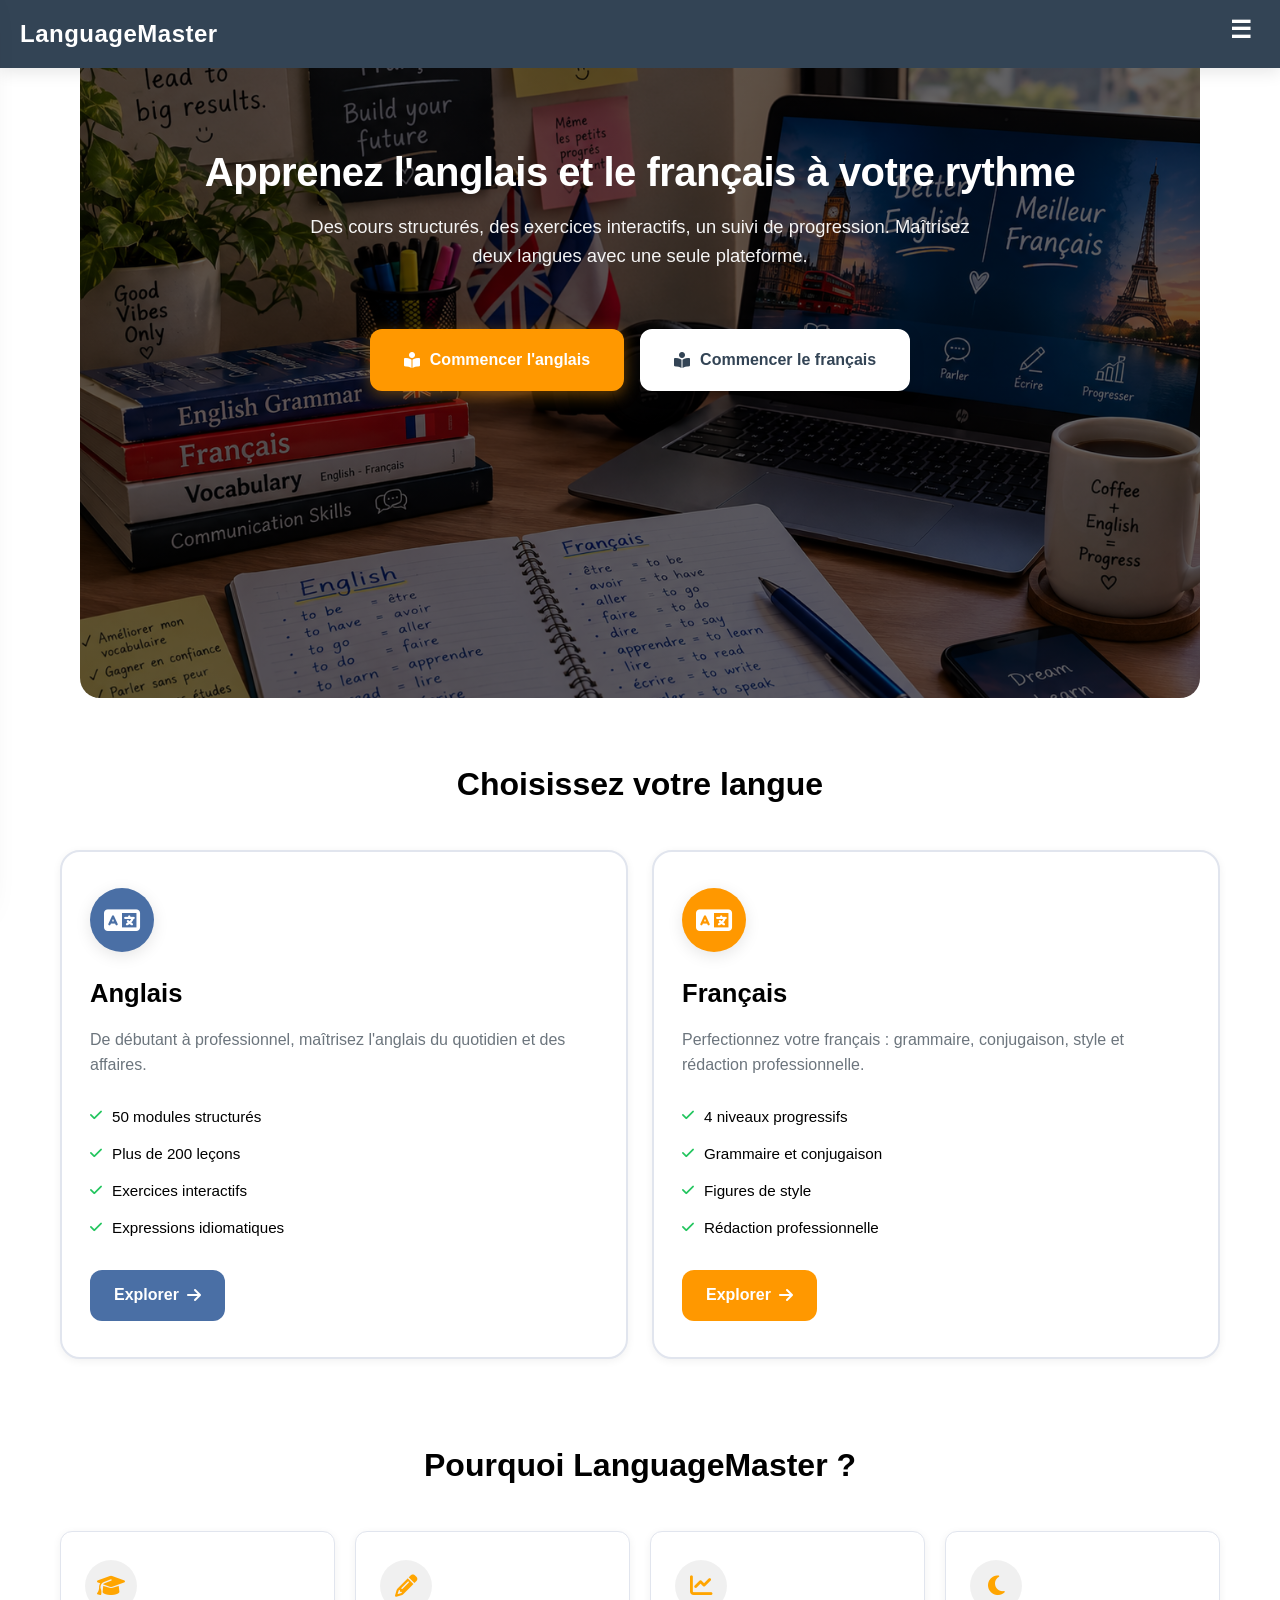
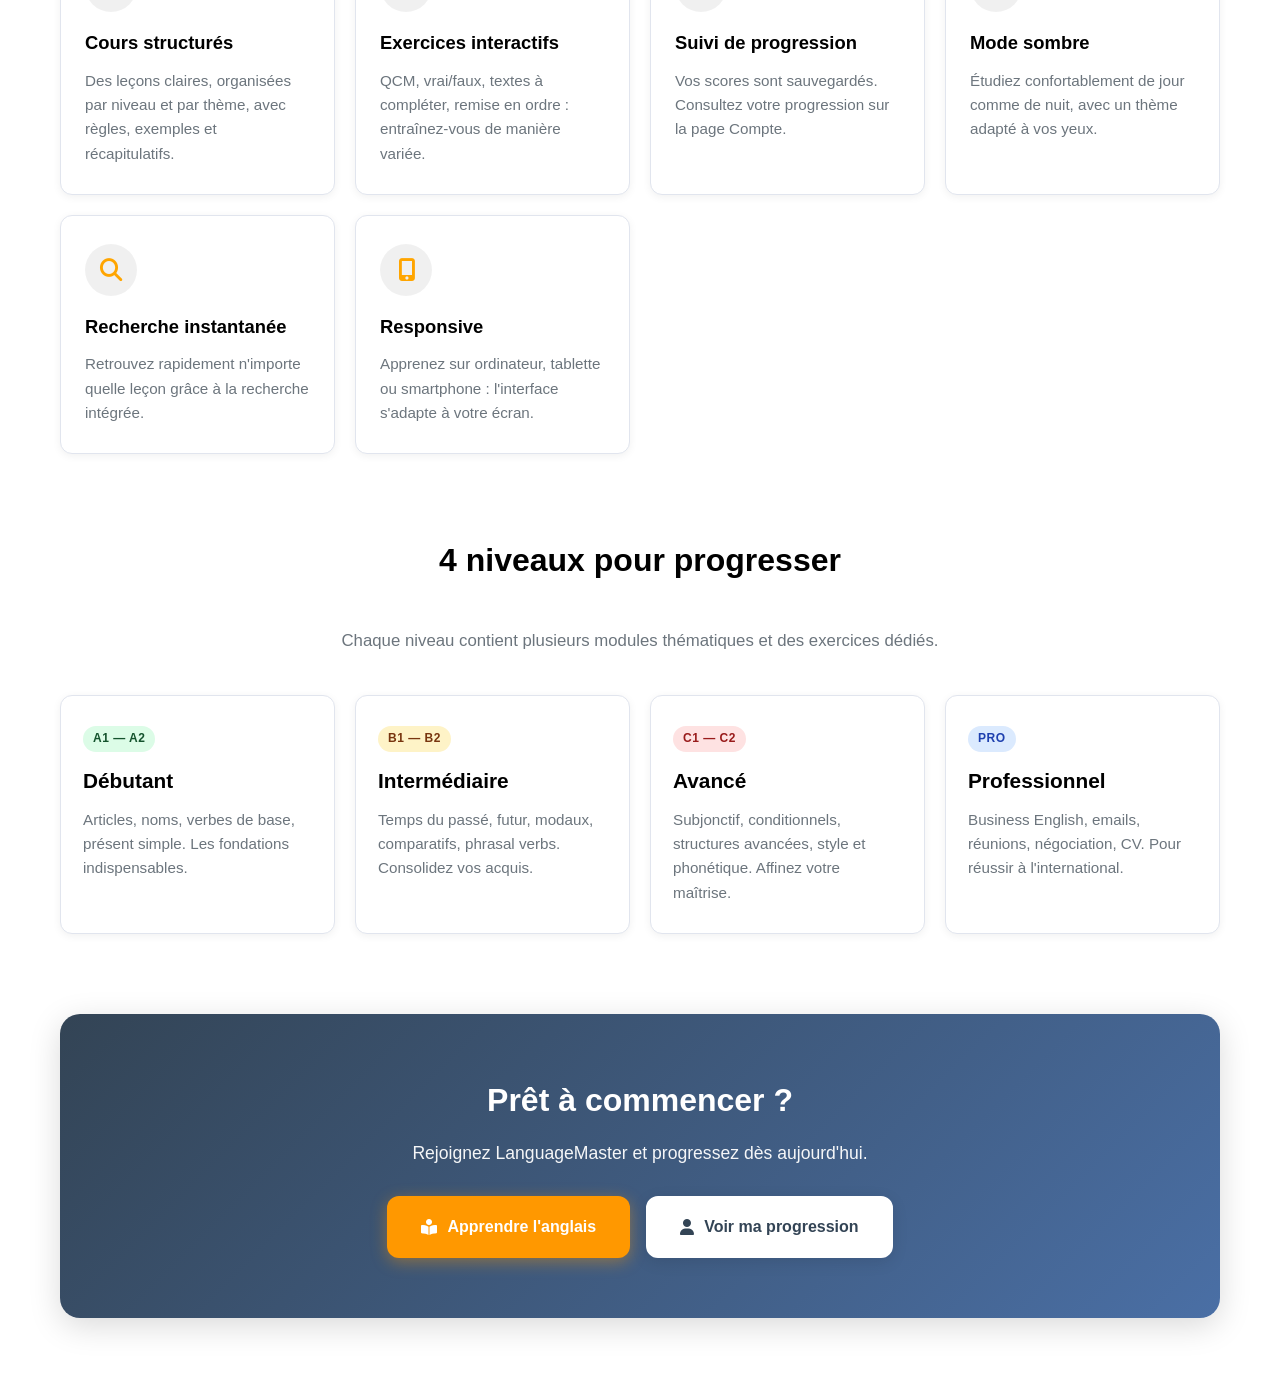
<file: index.html>
<!DOCTYPE html>
<html lang="fr">
<head>
    <meta charset="UTF-8">
    <meta name="viewport" content="width=device-width, initial-scale=1.0">
    <link rel="stylesheet" href="base.css">
    <link rel="stylesheet" href="https://cdnjs.cloudflare.com/ajax/libs/font-awesome/6.7.0/css/all.min.css">
    <title>LanguageMaster — Apprenez l'anglais et le français</title>
   
</head>
<body>

<header>
    <h2>LanguageMaster <span class="ouvreMenu">&#9776;</span></h2>
    <nav class="menu">
        <a href="index.html"><i class="fas fa-home"></i>Accueil</a>
        <a href="profil.html"><i class="fas fa-user"></i> Compte</a>
        <div class="modeSombre"><i class="fas fa-sun"></i>Mode sombre <div class="out"><div class="in"></div></div></div>
        <a href="anglais.html"><i class="fas fa-book-open-reader"></i> Apprendre l'anglais</a>
        <a href="francais.html"><i class="fas fa-book-open-reader"></i> Apprendre le Français</a>
        <a href="exercice.html"><i class="fas fa-graduation-cap"></i> Pratique</a>
        <a href="livre.html"><i class="fas fa-book"></i>Guide premium <i class="fas fa-crown"></i></a>
        <a href="matiere.html"><i class="fas fa-list"></i>Matiere</a>
        <a href=""><i class="fas fa-share-alt"></i>Partager</a>
        <a href=""><i class="fab fa-whatsapp"></i>Nous contacter</a>
    </nav>
</header>

<!-- ============ ESPACE ADMIN============ -->
<div class="overlay-admin cache" id="overlayAdmin"></div>
<div class="admin-panel cache" id="adminPanel">
    <button class="close-btn" id="closeAdmin" aria-label="Fermer">
        <i class="fas fa-times"></i>
    </button>
    <h3><i class="fas fa-chart-simple"></i> Espace admin</h3>
    <p class="admin-sous-titre">Nombre de vues par page (stocké localement)</p>
    <ul class="admin-liste" id="adminListe"></ul>
    <p class="admin-total" id="adminTotal"></p>
    <button class="btn-admin-reset" id="btnResetVues">
        <i class="fas fa-rotate-left"></i> Réinitialiser les compteurs
    </button>
</div>

<main class="accueil">

    <!-- ============ HERO ============ -->
    <section class="hero">
        <h1>Apprenez l'anglais et le français à votre rythme</h1>
        <p>Des cours structurés, des exercices interactifs, un suivi de progression. Maîtrisez deux langues avec une seule plateforme.</p>
        <br>
        <div class="hero-actions">
            <a href="anglais.html" class="btn-hero btn-hero-primary">
                <i class="fas fa-book-open-reader"></i> Commencer l'anglais
            </a>
            <a href="francais.html" class="btn-hero btn-hero-secondary">
                <i class="fas fa-book-open-reader"></i> Commencer le français
            </a>
        </div>
    </section>

    <!-- ============ CHOIX DE LANGUE ============ -->
    <section class="langues-choix">
        <h2>Choisissez votre langue</h2>
        <div class="langues-grid">

            <a href="anglais.html" class="langue-card langue-en">
                <div class="langue-card-icon"><i class="fas fa-language"></i></div>
                <h3>Anglais</h3>
                <p>De débutant à professionnel, maîtrisez l'anglais du quotidien et des affaires.</p>
                <ul class="langue-card-features">
                    <li><i class="fas fa-check"></i> 50 modules structurés</li>
                    <li><i class="fas fa-check"></i> Plus de 200 leçons</li>
                    <li><i class="fas fa-check"></i> Exercices interactifs</li>
                    <li><i class="fas fa-check"></i> Expressions idiomatiques</li>
                </ul>
                <span class="btn-langue-card">Explorer <i class="fas fa-arrow-right"></i></span>
            </a>

            <a href="francais.html" class="langue-card langue-fr">
                <div class="langue-card-icon"><i class="fas fa-language"></i></div>
                <h3>Français</h3>
                <p>Perfectionnez votre français : grammaire, conjugaison, style et rédaction professionnelle.</p>
                <ul class="langue-card-features">
                    <li><i class="fas fa-check"></i> 4 niveaux progressifs</li>
                    <li><i class="fas fa-check"></i> Grammaire et conjugaison</li>
                    <li><i class="fas fa-check"></i> Figures de style</li>
                    <li><i class="fas fa-check"></i> Rédaction professionnelle</li>
                </ul>
                <span class="btn-langue-card">Explorer <i class="fas fa-arrow-right"></i></span>
            </a>

        </div>
    </section>

    <!-- ============ FONCTIONNALITÉS ============ -->
    <section class="features">
        <h2>Pourquoi LanguageMaster ?</h2>
        <div class="features-grid">

            <div class="feature-card">
                <i class="fas fa-graduation-cap"></i>
                <h3>Cours structurés</h3>
                <p>Des leçons claires, organisées par niveau et par thème, avec règles, exemples et récapitulatifs.</p>
            </div>

            <div class="feature-card">
                <i class="fas fa-pencil-alt"></i>
                <h3>Exercices interactifs</h3>
                <p>QCM, vrai/faux, textes à compléter, remise en ordre : entraînez-vous de manière variée.</p>
            </div>

            <div class="feature-card">
                <i class="fas fa-chart-line"></i>
                <h3>Suivi de progression</h3>
                <p>Vos scores sont sauvegardés. Consultez votre progression sur la page Compte.</p>
            </div>

            <div class="feature-card">
                <i class="fas fa-moon"></i>
                <h3>Mode sombre</h3>
                <p>Étudiez confortablement de jour comme de nuit, avec un thème adapté à vos yeux.</p>
            </div>

            <div class="feature-card">
                <i class="fas fa-search"></i>
                <h3>Recherche instantanée</h3>
                <p>Retrouvez rapidement n'importe quelle leçon grâce à la recherche intégrée.</p>
            </div>

            <div class="feature-card">
                <i class="fas fa-mobile-alt"></i>
                <h3>Responsive</h3>
                <p>Apprenez sur ordinateur, tablette ou smartphone : l'interface s'adapte à votre écran.</p>
            </div>

        </div>
    </section>

    <!-- ============ NIVEAUX ============ -->
    <section class="niveaux">
        <h2>4 niveaux pour progresser</h2>
        <p class="niveaux-intro">Chaque niveau contient plusieurs modules thématiques et des exercices dédiés.</p>

        <div class="niveaux-grid">

            <div class="niveau-card niveau-card-debutant">
                <span class="niveau-badge">A1 — A2</span>
                <h3>Débutant</h3>
                <p>Articles, noms, verbes de base, présent simple. Les fondations indispensables.</p>
            </div>

            <div class="niveau-card niveau-card-intermediaire">
                <span class="niveau-badge">B1 — B2</span>
                <h3>Intermédiaire</h3>
                <p>Temps du passé, futur, modaux, comparatifs, phrasal verbs. Consolidez vos acquis.</p>
            </div>

            <div class="niveau-card niveau-card-avance">
                <span class="niveau-badge">C1 — C2</span>
                <h3>Avancé</h3>
                <p>Subjonctif, conditionnels, structures avancées, style et phonétique. Affinez votre maîtrise.</p>
            </div>

            <div class="niveau-card niveau-card-pro">
                <span class="niveau-badge">Pro</span>
                <h3>Professionnel</h3>
                <p>Business English, emails, réunions, négociation, CV. Pour réussir à l'international.</p>
            </div>

        </div>
    </section>

    <!-- ============ CTA FINAL ============ -->
    <section class="cta-final">
        <h2>Prêt à commencer ?</h2>
        <p>Rejoignez LanguageMaster et progressez dès aujourd'hui.</p>
        <div class="cta-actions">
            <a href="anglais.html" class="btn-hero btn-hero-primary">
                <i class="fas fa-book-open-reader"></i> Apprendre l'anglais
            </a>
            <a href="profil.html" class="btn-hero btn-hero-secondary">
                <i class="fas fa-user"></i> Voir ma progression
            </a>
        </div>
    </section>

</main>

<script src="commun.js"></script>
<script>
    /* ============ ESPACE ADMIN — déclenché par 10 clics sur le titre ============ */
    (function initEspaceAdmin() {
        const titre = document.querySelector('header h2');
        const overlay = document.getElementById('overlayAdmin');
        const panel = document.getElementById('adminPanel');
        const closeBtn = document.getElementById('closeAdmin');
        const liste = document.getElementById('adminListe');
        const totalEl = document.getElementById('adminTotal');
        const btnReset = document.getElementById('btnResetVues');
        if (!titre || !overlay || !panel) return;

        // Nom lisible pour chaque page suivie
        const PAGES = {
            'index.html': 'Accueil',
            'anglais.html': "Apprendre l'anglais",
            'francais.html': 'Apprendre le français',
            'exercice.html': 'Exercices — Anglais',
            'exercicefr.html': 'Exercices — Français',
            'livre.html': 'Guide premium',
            'matiere.html': 'Programme des matières',
            'profil.html': 'Mon compte'
        };

        let nbClics = 0;
        let dernierClic = 0;

        function afficherCompteurs() {
            const vues = lireVues();
            liste.replaceChildren();
            let total = 0;

            Object.keys(PAGES).forEach(page => {
                const n = Number(vues[page]) || 0;
                total += n;

                const li = document.createElement('li');
                const nom = document.createElement('span');
                nom.className = 'nom-page';
                nom.textContent = PAGES[page];
                const compte = document.createElement('span');
                compte.className = 'compte-vues';
                compte.textContent = n;

                li.appendChild(nom);
                li.appendChild(compte);
                liste.appendChild(li);
            });

            totalEl.textContent = `Total : ${total} vue${total > 1 ? 's' : ''}`;
        }

        function ouvrirAdmin() {
            afficherCompteurs();
            overlay.classList.remove('cache');
            panel.classList.remove('cache');
        }

        function fermerAdmin() {
            overlay.classList.add('cache');
            panel.classList.add('cache');
        }

        titre.addEventListener('click', (e) => {
            // Ignore les clics sur le bouton hamburger (menu latéral)
            if (e.target.closest('.ouvreMenu')) return;

            const maintenant = Date.now();
            // Réinitialise le compteur de clics si trop de temps s'est écoulé
            if (maintenant - dernierClic > 2000) nbClics = 0;
            dernierClic = maintenant;
            nbClics++;

            if (nbClics >= 10) {
                nbClics = 0;
                ouvrirAdmin();
            }
        });

        if (closeBtn) closeBtn.addEventListener('click', fermerAdmin);
        overlay.addEventListener('click', fermerAdmin);
        document.addEventListener('keydown', e => { if (e.key === 'Escape') fermerAdmin(); });

        if (btnReset) {
            btnReset.addEventListener('click', () => {
                ecrireVues({});
                afficherCompteurs();
            });
        }
    })();
</script>
</body>
</html>
</file>
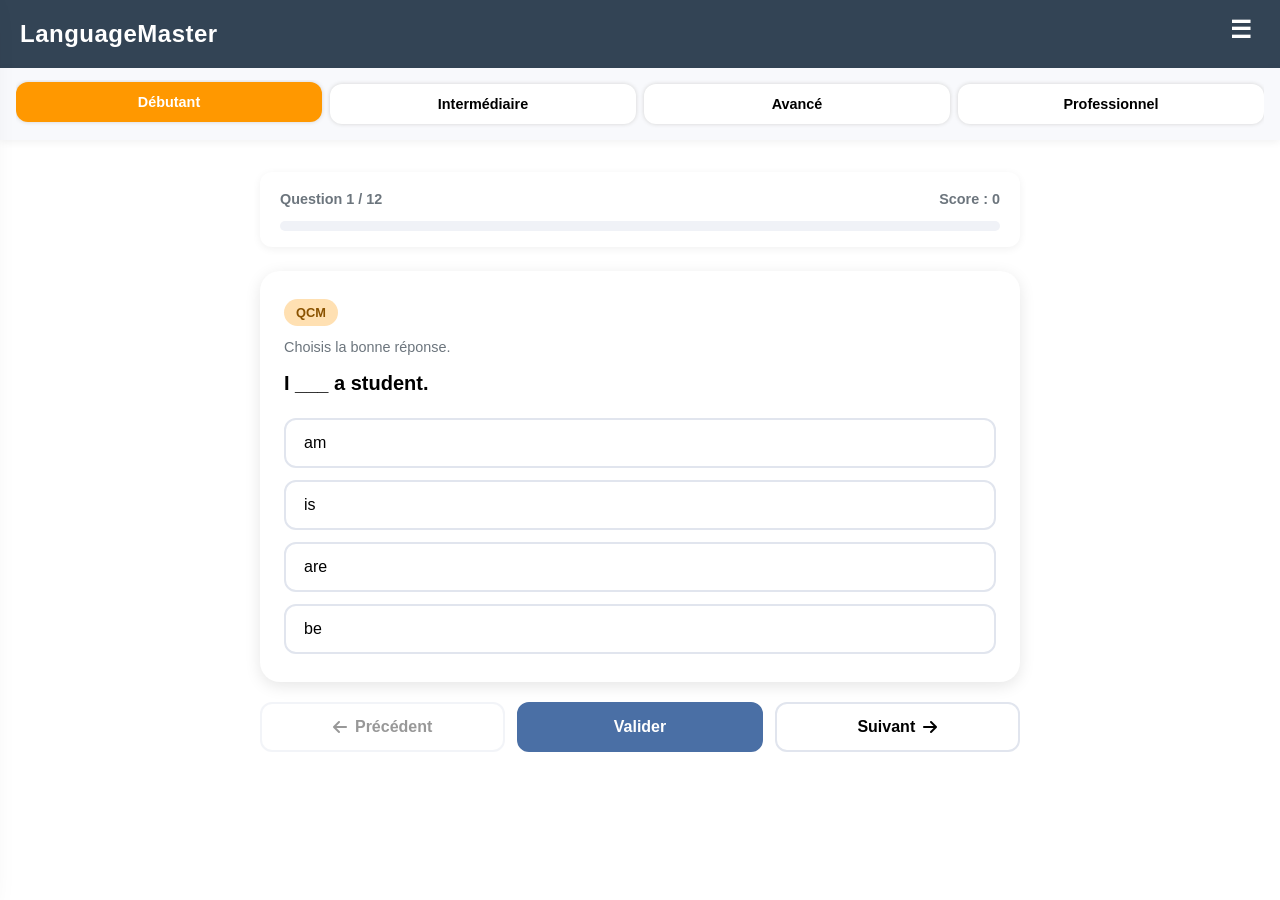
<file: exercice.html>
<!DOCTYPE html>
<html lang="fr">
<head>
    <meta charset="UTF-8">
    <meta name="viewport" content="width=device-width, initial-scale=1.0">
    <link rel="stylesheet" href="base.css">
    <link rel="stylesheet" href="cours.css">
    <link rel="stylesheet" href="exercice.css">
    <link rel="stylesheet" href="https://cdnjs.cloudflare.com/ajax/libs/font-awesome/6.7.0/css/all.min.css">
    <title>Pratique — LanguageMaster</title>
</head>
<body>
<header>
    <h2>LanguageMaster <span class="ouvreMenu">&#9776;</span></h2>
    <nav class="menu">
        <a href="index.html"><i class="fas fa-home"></i>Accueil</a>
        <a href="profil.html"><i class="fas fa-user"></i> Compte</a>
        <div class="modeSombre"><i class="fas fa-sun"></i>Mode sombre <div class="out"><div class="in"></div></div></div>
        <a href="anglais.html"><i class="fas fa-book-open-reader"></i> Apprendre l'anglais</a>
        <a href="francais.html"><i class="fas fa-book-open-reader"></i> Apprendre le Français</a>
        <a href="exercice.html"><i class="fas fa-graduation-cap"></i> Pratique</a>
        <a href="livre.html"><i class="fas fa-book"></i>Guide premium <i class="fas fa-crown"></i></a>
        <a href="matiere.html"><i class="fas fa-list"></i>Matiere</a>
        <a href=""><i class="fas fa-share-alt"></i>Partager</a>
        <a href=""><i class="fab fa-whatsapp"></i>Nous contacter</a>
    </nav>
</header>

<div class="onglet-anglais sans-recherche">
    <div class="onglet-anglais-contour">
        <button class="btn-onglet-anglais active" data-niveau="debutant">Débutant <span class="badge-score" data-niveau="debutant"></span></button>
        <button class="btn-onglet-anglais" data-niveau="intermediaire">Intermédiaire <span class="badge-score" data-niveau="intermediaire"></span></button>
        <button class="btn-onglet-anglais" data-niveau="avance">Avancé <span class="badge-score" data-niveau="avance"></span></button>
        <button class="btn-onglet-anglais" data-niveau="professionnel">Professionnel <span class="badge-score" data-niveau="professionnel"></span></button>
    </div>
</div>

<main class="exercice-container">
    <div class="progress-wrapper">
        <div class="progress-info">
            <span id="progressLabel">Question 1 / 12</span>
            <span id="progressScore">Score : 0</span>
        </div>
        <div class="progress-bar-bg">
            <div class="progress-bar-fill" id="progressFill" style="width:0%"></div>
        </div>
    </div>

    <div class="question-card" id="questionCard">
        <span class="question-type" id="questionType"></span>
        <p class="question-consigne" id="questionConsigne"></p>
        <h3 id="questionText"></h3>
        <div class="answers" id="answersContainer"></div>
        <div class="feedback" id="feedback" aria-live="polite"></div>
    </div>

    <div class="nav-buttons">
        <button id="btnPrev" class="btn-nav"><i class="fas fa-arrow-left"></i> Précédent</button>
        <button id="btnValidate" class="btn-nav btn-validate">Valider</button>
        <button id="btnNext" class="btn-nav">Suivant <i class="fas fa-arrow-right"></i></button>
    </div>

    <div class="result-card cache" id="resultCard">
        <h2> Niveau terminé !</h2>
        <p id="finalScore"></p>
        <ul class="recap" id="recap"></ul>
        <div class="result-actions">
            <button id="btnRestart" class="btn-nav btn-validate">Recommencer</button>
            <button id="btnNiveauSuivant" class="btn-nav">Niveau suivant <i class="fas fa-arrow-right"></i></button>
            <a href="profil.html" class="btn-nav"><i class="fas fa-user"></i> Ma progression</a>
        </div>
    </div>
</main>

<script src="commun.js"></script>
<script src="data-exercices.js"></script>
<script src="exercice.js"></script>
</body>
</html>
</file>
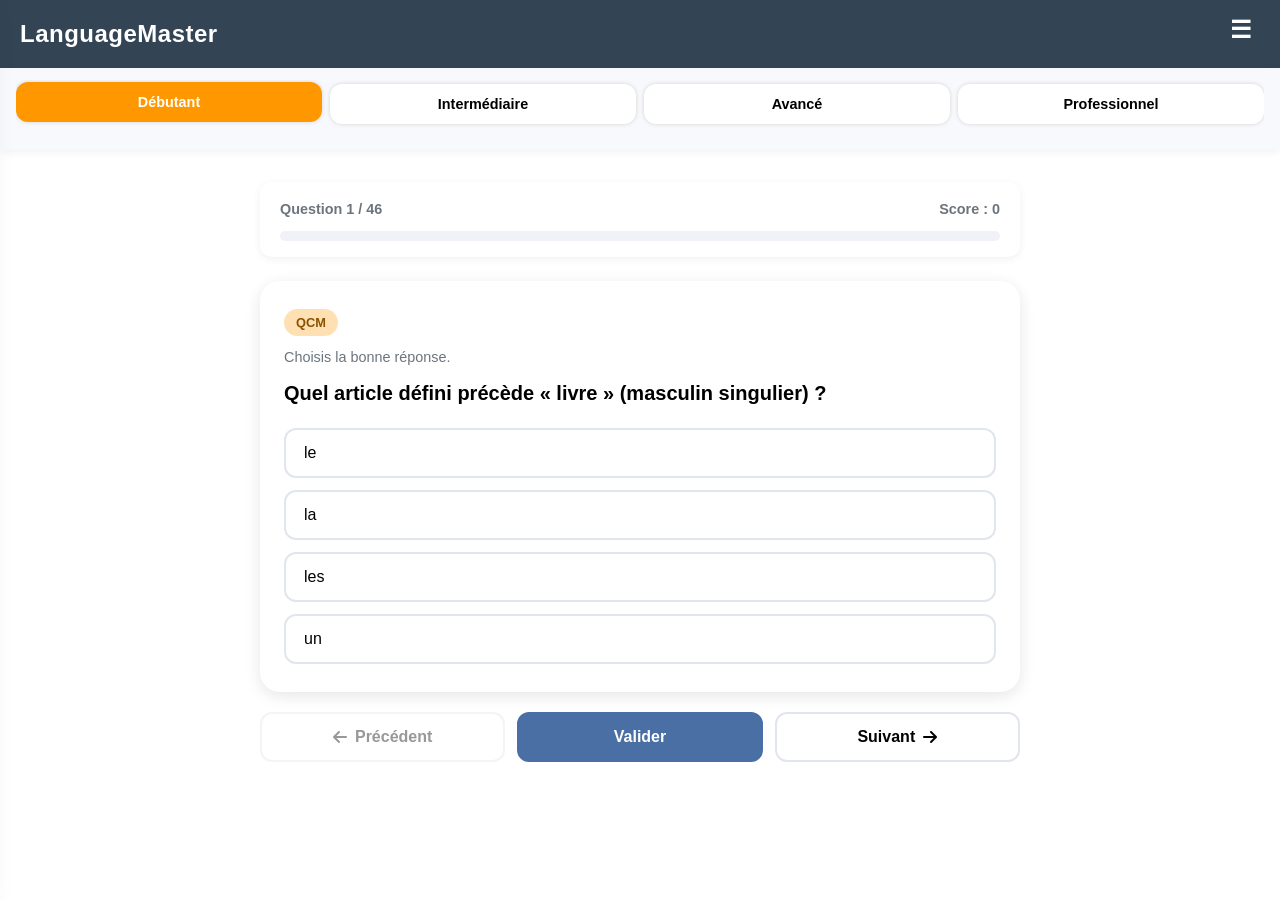
<file: exercicefr.html>
<!DOCTYPE html>
<html lang="fr">
<head>
    <meta charset="UTF-8">
    <meta name="viewport" content="width=device-width, initial-scale=1.0">
    <link rel="stylesheet" href="base.css">
    <link rel="stylesheet" href="cours.css">
    <link rel="stylesheet" href="exercice.css">
    <link rel="stylesheet" href="https://cdnjs.cloudflare.com/ajax/libs/font-awesome/6.7.0/css/all.min.css">
    <title>Pratique — Français — LanguageMaster</title>
</head>
<body>

<header>
    <h2>LanguageMaster <span class="ouvreMenu">&#9776;</span></h2>
    <nav class="menu">
        <a href="index.html"><i class="fas fa-home"></i>Accueil</a>
        <a href="profil.html"><i class="fas fa-user"></i> Compte</a>
        <div class="modeSombre"><i class="fas fa-sun"></i>Mode sombre <div class="out"><div class="in"></div></div></div>
        <a href="anglais.html"><i class="fas fa-book-open-reader"></i> Apprendre l'anglais</a>
        <a href="francais.html"><i class="fas fa-book-open-reader"></i> Apprendre le Français</a>
        <a href="exercice.html"><i class="fas fa-graduation-cap"></i> Pratique</a>
        <a href="livre.html"><i class="fas fa-book"></i>Guide premium <i class="fas fa-crown"></i></a>
        <a href="matiere.html"><i class="fas fa-list"></i>Matiere</a>
        <a href=""><i class="fas fa-share-alt"></i>Partager</a>
        <a href=""><i class="fab fa-whatsapp"></i>Nous contacter</a>
    </nav>
</header>

<div class="onglet-langue sans-recherche">
    <div class="onglet-langue-contour">
        <button class="btn-onglet-langue active" data-niveau="fr_debutant">Débutant <span class="badge-score" data-niveau="fr_debutant"></span></button>
        <button class="btn-onglet-langue" data-niveau="fr_intermediaire">Intermédiaire <span class="badge-score" data-niveau="fr_intermediaire"></span></button>
        <button class="btn-onglet-langue" data-niveau="fr_avance">Avancé <span class="badge-score" data-niveau="fr_avance"></span></button>
        <button class="btn-onglet-langue" data-niveau="fr_professionnel">Professionnel <span class="badge-score" data-niveau="fr_professionnel"></span></button>
    </div>
</div>

<main class="exercice-container">
    <div class="progress-wrapper">
        <div class="progress-info">
            <span id="progressLabel">Question 1 / 5</span>
            <span id="progressScore">Score : 0</span>
        </div>
        <div class="progress-bar-bg">
            <div class="progress-bar-fill" id="progressFill" style="width:0%"></div>
        </div>
    </div>

    <div class="question-card" id="questionCard">
        <span class="question-type" id="questionType"></span>
        <p class="question-consigne" id="questionConsigne"></p>
        <h3 id="questionText">Chargement…</h3>
        <div class="answers" id="answersContainer"></div>
        <div class="feedback" id="feedback" aria-live="polite"></div>
    </div>

    <div class="nav-buttons">
        <button id="btnPrev" class="btn-nav"><i class="fas fa-arrow-left"></i> Précédent</button>
        <button id="btnValidate" class="btn-nav btn-validate">Valider</button>
        <button id="btnNext" class="btn-nav">Suivant <i class="fas fa-arrow-right"></i></button>
    </div>

    <div class="result-card cache" id="resultCard">
        <h2>Niveau terminé !</h2>
        <p id="finalScore"></p>
        <ul class="recap" id="recap"></ul>
        <div class="result-actions">
            <button id="btnRestart" class="btn-nav btn-validate">Recommencer</button>
            <button id="btnNiveauSuivant" class="btn-nav">Niveau suivant <i class="fas fa-arrow-right"></i></button>
            <a href="profil.html" class="btn-nav"><i class="fas fa-user"></i> Ma progression</a>
        </div>
    </div>
</main>

<script src="commun.js"></script>
<script src="data-exercices.js"></script>
<script src="exercicefr.js"></script>
</body>
</html>
</file>
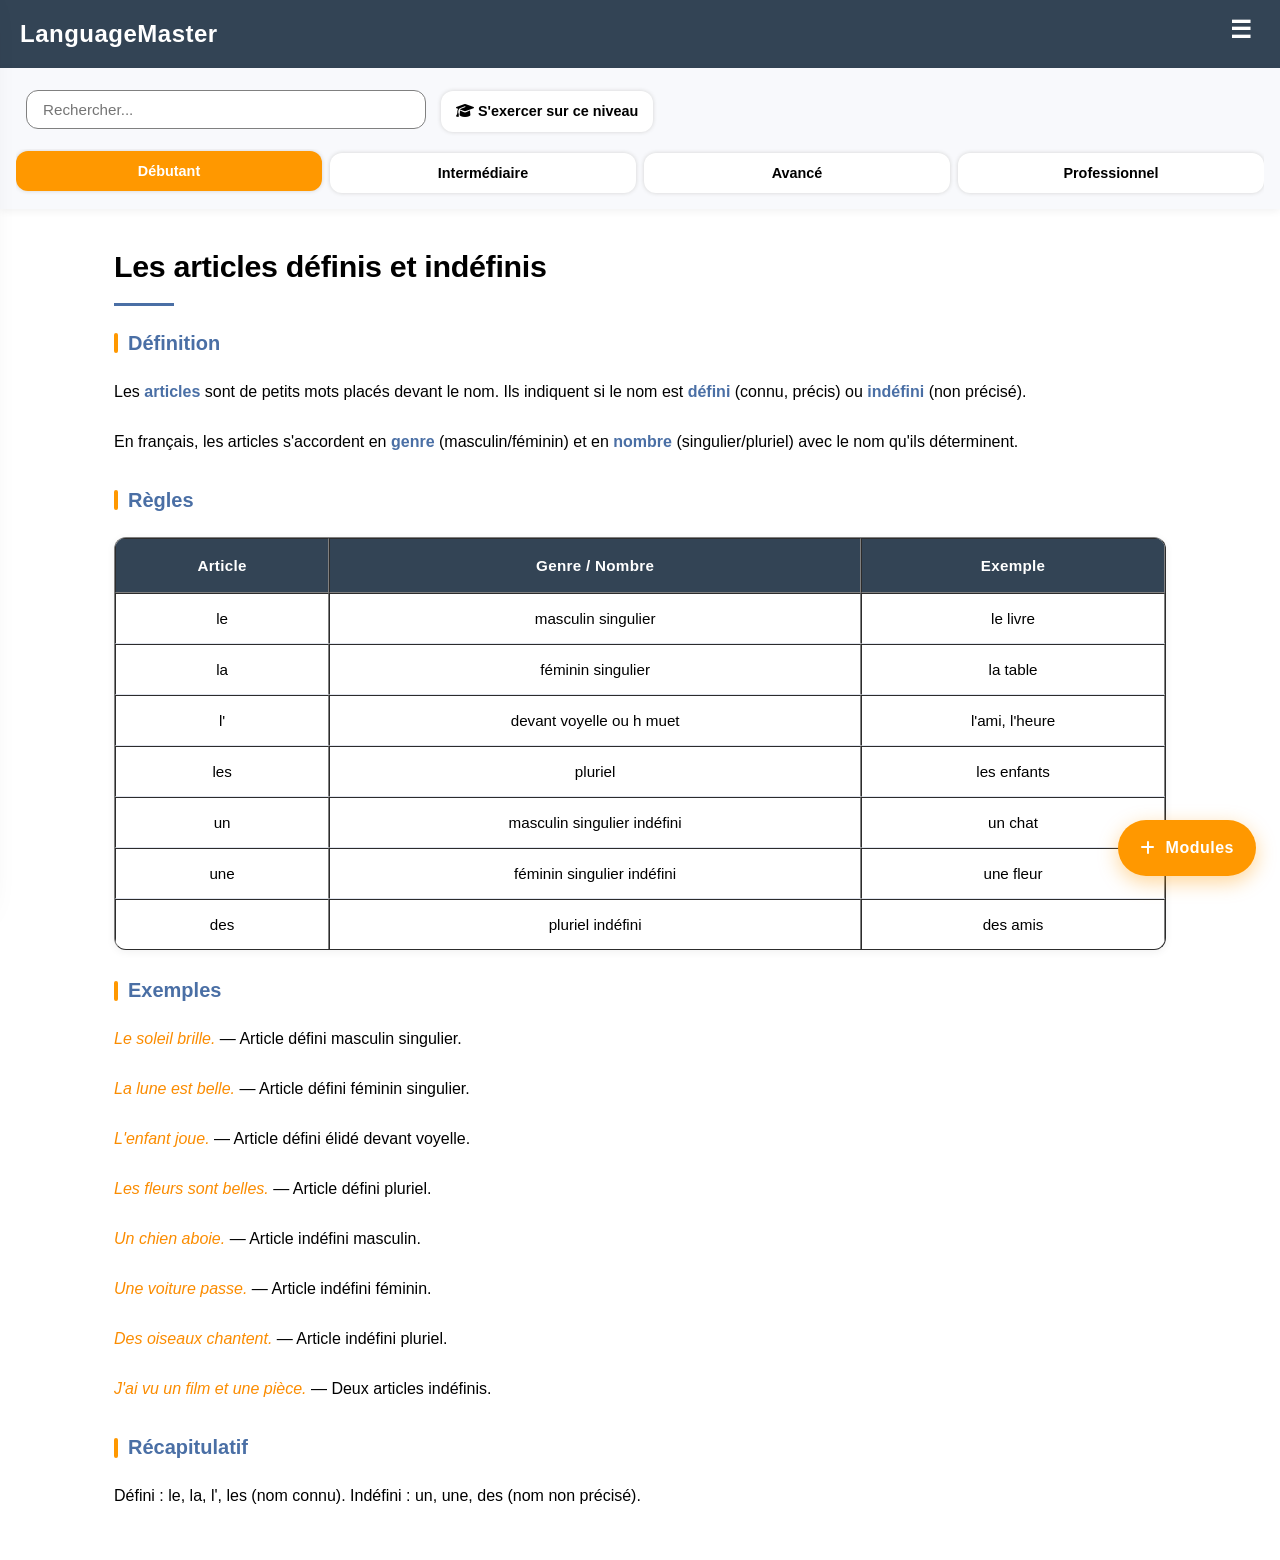
<file: francais.html>
<!DOCTYPE html>
<html lang="fr">
<head>
    <meta charset="UTF-8">
    <meta name="viewport" content="width=device-width, initial-scale=1.0">
    <link rel="stylesheet" href="base.css">
    <link rel="stylesheet" href="cours.css">
    <link rel="stylesheet" href="https://cdnjs.cloudflare.com/ajax/libs/font-awesome/6.7.0/css/all.min.css">
    <title>Apprendre le français — LanguageMaster</title>
</head>
<body>

<header>
    <h2>LanguageMaster <span class="ouvreMenu">&#9776;</span></h2>
    <nav class="menu">
        <a href="index.html"><i class="fas fa-home"></i>Accueil</a>
        <a href="profil.html"><i class="fas fa-user"></i> Compte</a>
        <div class="modeSombre"><i class="fas fa-sun"></i>Mode sombre <div class="out"><div class="in"></div></div></div>
        <a href="anglais.html"><i class="fas fa-book-open-reader"></i> Apprendre l'anglais</a>
        <a href="francais.html"><i class="fas fa-book-open-reader"></i> Apprendre le Français</a>
        <a href="exercice.html"><i class="fas fa-graduation-cap"></i> Pratique</a>
        <a href="livre.html"><i class="fas fa-book"></i>Guide premium <i class="fas fa-crown"></i></a>
        <a href="matiere.html"><i class="fas fa-list"></i>Matiere</a>
        <a href=""><i class="fas fa-share-alt"></i>Partager</a>
        <a href=""><i class="fab fa-whatsapp"></i>Nous contacter</a>
    </nav>
</header>

<div class="onglet-langue">
    <div class="barre-recherche">
        <input type="search" placeholder="Rechercher..." id="searchCours">
        <a href="exercicefr.html?niveau=fr_debutant" id="lienPratiqueFr" class="lien-pratique">
            <i class="fas fa-graduation-cap"></i> S'exercer sur ce niveau
        </a>
    </div>
    <div class="onglet-langue-contour">
        <button class="btn-onglet-langue" id="btn-fab-fr"><i class="fas fa-plus"></i> <span class="fab-text">Modules</span></button>
        <button class="btn-onglet-langue active" data-target="fr-debutant,moduleFrDebutant">Débutant</button>
        <button class="btn-onglet-langue" data-target="fr-intermediaire,moduleFrIntermediaire">Intermédiaire</button>
        <button class="btn-onglet-langue" data-target="fr-avance,moduleFrAvance">Avancé</button>
        <button class="btn-onglet-langue" data-target="fr-professionnel,moduleFrProfessionnel">Professionnel</button>
    </div>
</div>

<main>
<div class="conteneur-parent-cours">

<!-- ================= NIVEAU DÉBUTANT ================= -->
<div class="contenu-cours" id="fr-debutant">

    <div class="coursModule active" id="fr-art-definis">
        <h2>Les articles définis et indéfinis</h2>
        <h3>Définition</h3>
        <p>Les <strong>articles</strong> sont de petits mots placés devant le nom. Ils indiquent si le nom est <strong>défini</strong> (connu, précis) ou <strong>indéfini</strong> (non précisé).</p>
        <p>En français, les articles s'accordent en <strong>genre</strong> (masculin/féminin) et en <strong>nombre</strong> (singulier/pluriel) avec le nom qu'ils déterminent.</p>

        <h3>Règles</h3>
        <table border="1" cellpadding="8" cellspacing="0">
            <tr><th>Article</th><th>Genre / Nombre</th><th>Exemple</th></tr>
            <tr><td>le</td><td>masculin singulier</td><td>le livre</td></tr>
            <tr><td>la</td><td>féminin singulier</td><td>la table</td></tr>
            <tr><td>l'</td><td>devant voyelle ou h muet</td><td>l'ami, l'heure</td></tr>
            <tr><td>les</td><td>pluriel</td><td>les enfants</td></tr>
            <tr><td>un</td><td>masculin singulier indéfini</td><td>un chat</td></tr>
            <tr><td>une</td><td>féminin singulier indéfini</td><td>une fleur</td></tr>
            <tr><td>des</td><td>pluriel indéfini</td><td>des amis</td></tr>
        </table>

        <h3>Exemples</h3>
        <p><em>Le soleil brille.</em> — Article défini masculin singulier.</p>
        <p><em>La lune est belle.</em> — Article défini féminin singulier.</p>
        <p><em>L'enfant joue.</em> — Article défini élidé devant voyelle.</p>
        <p><em>Les fleurs sont belles.</em> — Article défini pluriel.</p>
        <p><em>Un chien aboie.</em> — Article indéfini masculin.</p>
        <p><em>Une voiture passe.</em> — Article indéfini féminin.</p>
        <p><em>Des oiseaux chantent.</em> — Article indéfini pluriel.</p>
        <p><em>J'ai vu un film et une pièce.</em> — Deux articles indéfinis.</p>

        <h3>Récapitulatif</h3>
        <p>Défini : le, la, l', les (nom connu). Indéfini : un, une, des (nom non précisé).</p>
    </div>

    <div class="coursModule" id="fr-art-partitifs">
        <h2>Les articles partitifs</h2>
        <h3>Définition</h3>
        <p>L'<strong>article partitif</strong> exprime une <strong>quantité indéterminée</strong>, une partie d'un tout. Il s'emploie devant les noms <strong>non comptables</strong> (aliments, matières, abstractions).</p>

        <h3>Règles</h3>
        <table border="1" cellpadding="8" cellspacing="0">
            <tr><th>Article</th><th>Emploi</th><th>Exemple</th></tr>
            <tr><td>du</td><td>masculin singulier</td><td>du pain</td></tr>
            <tr><td>de la</td><td>féminin singulier</td><td>de la confiture</td></tr>
            <tr><td>de l'</td><td>devant voyelle ou h muet</td><td>de l'eau, de l'huile</td></tr>
            <tr><td>des</td><td>pluriel</td><td>des légumes</td></tr>
        </table>
        <p>À la forme négative, les articles partitifs deviennent <strong>de</strong> ou <strong>d'</strong> : <em>Je ne veux pas de pain.</em></p>

        <h3>Exemples</h3>
        <p><em>Je mange du pain.</em> — Partitif masculin.</p>
        <p><em>Elle boit de la limonade.</em> — Partitif féminin.</p>
        <p><em>Il faut de l'eau.</em> — Partitif élidé.</p>
        <p><em>Nous avons des légumes.</em> — Partitif pluriel.</p>
        <p><em>Je ne bois pas de café.</em> — Négation : de.</p>
        <p><em>Il n'y a plus d'argent.</em> — Négation : d'.</p>
        <p><em>Veux-tu du thé ?</em> — Partitif dans une question.</p>
        <p><em>J'ai acheté de la farine et du sucre.</em> — Deux partitifs.</p>

        <h3>Récapitulatif</h3>
        <p>Affirmation : du, de la, de l', des. Négation : de, d'.</p>
    </div>

    <div class="coursModule" id="fr-art-contractes">
        <h2>Les articles contractés</h2>
        <h3>Définition</h3>
        <p>Les <strong>articles contractés</strong> résultent de la contraction d'une préposition (<strong>à</strong> ou <strong>de</strong>) avec un article défini (<strong>le</strong>, <strong>les</strong>).</p>

        <h3>Règles</h3>
        <table border="1" cellpadding="8" cellspacing="0">
            <tr><th>Contraction</th><th>Résultat</th><th>Exemple</th></tr>
            <tr><td>à + le</td><td>au</td><td>Je vais au marché.</td></tr>
            <tr><td>à + les</td><td>aux</td><td>Je parle aux enfants.</td></tr>
            <tr><td>de + le</td><td>du</td><td>Le livre du professeur.</td></tr>
            <tr><td>de + les</td><td>des</td><td>Les livres des élèves.</td></tr>
        </table>
        <p><strong>Attention :</strong> <em>à la</em> et <em>de la</em> ne se contractent pas.</p>

        <h3>Exemples</h3>
        <p><em>Je vais au cinéma.</em> — à + le = au.</p>
        <p><em>Elle parle aux voisins.</em> — à + les = aux.</p>
        <p><em>C'est la voiture du directeur.</em> — de + le = du.</p>
        <p><em>Les cahiers des étudiants.</em> — de + les = des.</p>
        <p><em>Je pense à la solution.</em> — à la ne se contracte pas.</p>
        <p><em>Il parle de la réunion.</em> — de la ne se contracte pas.</p>

        <h3>Récapitulatif</h3>
        <p>à + le = au — à + les = aux — de + le = du — de + les = des.</p>
    </div>

    <div class="coursModule" id="fr-det-possessifs">
        <h2>Les déterminants possessifs</h2>
        <h3>Définition</h3>
        <p>Les <strong>déterminants possessifs</strong> indiquent à qui appartient l'être ou la chose désignée par le nom. Ils s'accordent en <strong>genre</strong> et en <strong>nombre</strong> avec le nom.</p>

        <h3>Règles</h3>
        <table border="1" cellpadding="8" cellspacing="0">
            <tr><th>Personne</th><th>Masculin sing.</th><th>Féminin sing.</th><th>Pluriel</th></tr>
            <tr><td>1re sing.</td><td>mon</td><td>ma</td><td>mes</td></tr>
            <tr><td>2e sing.</td><td>ton</td><td>ta</td><td>tes</td></tr>
            <tr><td>3e sing.</td><td>son</td><td>sa</td><td>ses</td></tr>
            <tr><td>1re plur.</td><td>notre</td><td>notre</td><td>nos</td></tr>
            <tr><td>2e plur.</td><td>votre</td><td>votre</td><td>vos</td></tr>
            <tr><td>3e plur.</td><td>leur</td><td>leur</td><td>leurs</td></tr>
        </table>
        <p><strong>Attention :</strong> devant un nom féminin commençant par une voyelle ou un h muet, on emploie <strong>mon, ton, son</strong> : <em>mon amie, ton école, son histoire</em>.</p>

        <h3>Exemples</h3>
        <p><em>Mon livre est neuf.</em> — Masculin singulier.</p>
        <p><em>Ma voiture est rouge.</em> — Féminin singulier.</p>
        <p><em>Mes clés sont sur la table.</em> — Pluriel.</p>
        <p><em>Ton frère est sympa.</em> — 2e personne.</p>
        <p><em>Sa maison est grande.</em> — 3e personne.</p>
        <p><em>Notre projet avance.</em> — 1re personne pluriel.</p>
        <p><em>Mon amie est arrivée.</em> — Mon devant voyelle.</p>

        <h3>Récapitulatif</h3>
        <p>mon/ma/mes — ton/ta/tes — son/sa/ses — notre/nos — votre/vos — leur/leurs.</p>
    </div>

    <div class="coursModule" id="fr-det-demonstratifs">
        <h2>Les déterminants démonstratifs</h2>
        <h3>Définition</h3>
        <p>Les <strong>déterminants démonstratifs</strong> désignent une personne ou une chose en la montrant. Ils s'accordent en genre et en nombre avec le nom.</p>

        <h3>Règles</h3>
        <table border="1" cellpadding="8" cellspacing="0">
            <tr><th>Genre / Nombre</th><th>Forme simple</th><th>Forme avec -ci / -là</th></tr>
            <tr><td>Masculin singulier</td><td>ce</td><td>ce livre-ci / ce livre-là</td></tr>
            <tr><td>Masculin devant voyelle</td><td>cet</td><td>cet arbre-ci</td></tr>
            <tr><td>Féminin singulier</td><td>cette</td><td>cette fleur-ci / cette fleur-là</td></tr>
            <tr><td>Pluriel</td><td>ces</td><td>ces livres-ci / ces livres-là</td></tr>
        </table>

        <h3>Exemples</h3>
        <p><em>Ce garçon est mon ami.</em> — Masculin singulier.</p>
        <p><em>Cet homme est grand.</em> — Devant voyelle.</p>
        <p><em>Cette femme est médecin.</em> — Féminin singulier.</p>
        <p><em>Ces enfants jouent.</em> — Pluriel.</p>
        <p><em>Ce livre-ci est intéressant.</em> — Proche.</p>
        <p><em>Ce livre-là est ennuyeux.</em> — Éloigné.</p>

        <h3>Récapitulatif</h3>
        <p>ce / cet / cette / ces. -ci = proche, -là = éloigné.</p>
    </div>

    <div class="coursModule" id="fr-det-indefinis">
        <h2>Les déterminants indéfinis</h2>
        <h3>Définition</h3>
        <p>Les <strong>déterminants indéfinis</strong> expriment une quantité ou une identité imprécise.</p>

        <h3>Règles</h3>
        <table border="1" cellpadding="8" cellspacing="0">
            <tr><th>Déterminant</th><th>Sens</th><th>Exemple</th></tr>
            <tr><td>quelques</td><td>petite quantité</td><td>quelques amis</td></tr>
            <tr><td>plusieurs</td><td>quantité moyenne</td><td>plusieurs livres</td></tr>
            <tr><td>certains / certaines</td><td>non précisé</td><td>certains élèves</td></tr>
            <tr><td>chaque</td><td>singulier distributif</td><td>chaque jour</td></tr>
            <tr><td>tout / toute / tous / toutes</td><td>totalité</td><td>tout le monde</td></tr>
            <tr><td>aucun / aucune</td><td>négation</td><td>aucun problème</td></tr>
            <tr><td>même</td><td>identité</td><td>le même jour</td></tr>
            <tr><td>autre</td><td>différence</td><td>un autre livre</td></tr>
        </table>

        <h3>Exemples</h3>
        <p><em>J'ai quelques questions.</em> — Petite quantité.</p>
        <p><em>Plusieurs personnes sont venues.</em> — Quantité moyenne.</p>
        <p><em>Certains étudiants ont réussi.</em> — Non précisé.</p>
        <p><em>Chaque matin, je cours.</em> — Distributif.</p>
        <p><em>Tout le monde est là.</em> — Totalité.</p>
        <p><em>Aucun bruit ne troublait le silence.</em> — Négation.</p>

        <h3>Récapitulatif</h3>
        <p>quelques, plusieurs, certains, chaque, tout, aucun, même, autre.</p>
    </div>

    <div class="coursModule" id="fr-det-numeraux">
        <h2>Les déterminants numéraux</h2>
        <h3>Définition</h3>
        <p>Les <strong>déterminants numéraux</strong> indiquent un nombre précis. Ils sont <strong>invariables</strong>, sauf <em>vingt</em> et <em>cent</em> dans certains cas.</p>

        <h3>Règles</h3>
        <table border="1" cellpadding="8" cellspacing="0">
            <tr><th>Nombre</th><th>Écriture</th><th>Remarque</th></tr>
            <tr><td>21</td><td>vingt et un</td><td>« et » entre vingt et un</td></tr>
            <tr><td>22</td><td>vingt-deux</td><td>trait d'union</td></tr>
            <tr><td>80</td><td>quatre-vingts</td><td>« s » si rien après</td></tr>
            <tr><td>81</td><td>quatre-vingt-un</td><td>pas de « s »</td></tr>
            <tr><td>100</td><td>cent</td><td>invariable</td></tr>
            <tr><td>200</td><td>deux cents</td><td>« s » si rien après</td></tr>
            <tr><td>201</td><td>deux cent un</td><td>pas de « s »</td></tr>
            <tr><td>1000</td><td>mille</td><td>invariable</td></tr>
        </table>

        <h3>Exemples</h3>
        <p><em>J'ai vingt et un ans.</em> — « et » entre vingt et un.</p>
        <p><em>Il y a vingt-deux élèves.</em> — Trait d'union.</p>
        <p><em>Quatre-vingts personnes sont venues.</em> — « s » à quatre-vingts.</p>
        <p><em>Quatre-vingt-un livres.</em> — Pas de « s ».</p>
        <p><em>Deux cents voitures.</em> — « s » à cents.</p>
        <p><em>Mille mercis.</em> — Mille invariable.</p>

        <h3>Récapitulatif</h3>
        <p>vingt et un, quatre-vingts, deux cents, mille invariable.</p>
    </div>

    <div class="coursModule" id="fr-det-interrogatifs">
        <h2>Les déterminants interrogatifs et exclamatifs</h2>
        <h3>Définition</h3>
        <p>Les <strong>déterminants interrogatifs</strong> servent à poser une question ; les <strong>exclamatifs</strong> expriment un sentiment intense.</p>

        <h3>Règles</h3>
        <table border="1" cellpadding="8" cellspacing="0">
            <tr><th>Type</th><th>Formes</th><th>Exemple</th></tr>
            <tr><td>Interrogatif</td><td>quel, quelle, quels, quelles</td><td>Quel livre veux-tu ?</td></tr>
            <tr><td>Exclamatif</td><td>quel, quelle, quels, quelles</td><td>Quel beau paysage !</td></tr>
        </table>

        <h3>Exemples</h3>
        <p><em>Quel est ton nom ?</em> — Interrogatif masculin singulier.</p>
        <p><em>Quelle heure est-il ?</em> — Interrogatif féminin singulier.</p>
        <p><em>Quels livres as-tu lus ?</em> — Interrogatif masculin pluriel.</p>
        <p><em>Quelles fleurs préfères-tu ?</em> — Interrogatif féminin pluriel.</p>
        <p><em>Quel beau spectacle !</em> — Exclamatif masculin.</p>
        <p><em>Quelle joie !</em> — Exclamatif féminin.</p>

        <h3>Récapitulatif</h3>
        <p>quel / quelle / quels / quelles : interrogatif et exclamatif.</p>
    </div>

    <div class="coursModule" id="fr-noms-genre">
        <h2>Le genre des noms</h2>
        <h3>Définition</h3>
        <p>En français, tout nom a un <strong>genre</strong> : masculin ou féminin. Le genre est souvent arbitraire et doit être mémorisé.</p>

        <h3>Règles</h3>
        <table border="1" cellpadding="8" cellspacing="0">
            <tr><th>Terminaison</th><th>Genre habituel</th><th>Exemple</th></tr>
            <tr><td>-age</td><td>masculin</td><td>le village</td></tr>
            <tr><td>-ment</td><td>masculin</td><td>le gouvernement</td></tr>
            <tr><td>-eau</td><td>masculin</td><td>le bateau</td></tr>
            <tr><td>-tion</td><td>féminin</td><td>la nation</td></tr>
            <tr><td>-té</td><td>féminin</td><td>la liberté</td></tr>
            <tr><td>-ette</td><td>féminin</td><td>la fourchette</td></tr>
            <tr><td>-ure</td><td>féminin</td><td>la culture</td></tr>
        </table>

        <h3>Exemples</h3>
        <p><em>Le village est calme.</em> — -age : masculin.</p>
        <p><em>Le mouvement est lent.</em> — -ment : masculin.</p>
        <p><em>Le château est vieux.</em> — -eau : masculin.</p>
        <p><em>La nation est fière.</em> — -tion : féminin.</p>
        <p><em>La beauté est rare.</em> — -té : féminin.</p>
        <p><em>La baguette est fraîche.</em> — -ette : féminin.</p>

        <h3>Récapitulatif</h3>
        <p>-age, -ment, -eau : masculin. -tion, -té, -ette, -ure : féminin.</p>
    </div>

    <div class="coursModule" id="fr-noms-nombre">
        <h2>Le nombre des noms</h2>
        <h3>Définition</h3>
        <p>Le <strong>nombre</strong> indique si le nom est au <strong>singulier</strong> (un seul) ou au <strong>pluriel</strong> (plusieurs). Le pluriel se marque généralement par un <strong>-s</strong>.</p>

        <h3>Règles</h3>
        <table border="1" cellpadding="8" cellspacing="0">
            <tr><th>Règle</th><th>Exemple</th></tr>
            <tr><td>+ s</td><td>un livre → des livres</td></tr>
            <tr><td>-s, -x, -z : invariable</td><td>un nez → des nez</td></tr>
            <tr><td>-al → aux</td><td>un cheval → des chevaux</td></tr>
            <tr><td>-eau → eaux</td><td>un bateau → des bateaux</td></tr>
            <tr><td>-eu → eux</td><td>un jeu → des jeux</td></tr>
            <tr><td>-ou → ous (sauf 7)</td><td>un trou → des trous</td></tr>
        </table>

        <h3>Exemples</h3>
        <p><em>Un livre, des livres.</em> — Pluriel régulier.</p>
        <p><em>Un nez, des nez.</em> — Invariable en -z.</p>
        <p><em>Un cheval, des chevaux.</em> — -al → aux.</p>
        <p><em>Un bateau, des bateaux.</em> — -eau → eaux.</p>
        <p><em>Un jeu, des jeux.</em> — -eu → eux.</p>
        <p><em>Un oeil, des yeux.</em> — Pluriel irrégulier.</p>

        <h3>Récapitulatif</h3>
        <p>+s, -aux, -eaux, -eux. Exceptions : bijoux, travaux, yeux, cieux.</p>
    </div>

    <div class="coursModule" id="fr-noms-composes">
        <h2>Les noms composés</h2>
        <h3>Définition</h3>
        <p>Un <strong>nom composé</strong> est formé de plusieurs mots. Seuls certains éléments prennent la marque du pluriel.</p>

        <h3>Règles</h3>
        <table border="1" cellpadding="8" cellspacing="0">
            <tr><th>Structure</th><th>Pluriel</th><th>Exemple</th></tr>
            <tr><td>Nom + nom</td><td>les deux</td><td>un chou-fleur → des choux-fleurs</td></tr>
            <tr><td>Nom + adjectif</td><td>les deux</td><td>un grand-père → des grands-pères</td></tr>
            <tr><td>Verbe + nom</td><td>nom seul</td><td>un porte-monnaie → des porte-monnaie</td></tr>
            <tr><td>Préposition + nom</td><td>nom seul</td><td>un arc-en-ciel → des arcs-en-ciel</td></tr>
            <tr><td>Verbe + verbe</td><td>invariable</td><td>un va-et-vient → des va-et-vient</td></tr>
        </table>

        <h3>Exemples</h3>
        <p><em>Un chou-fleur, des choux-fleurs.</em> — Nom + nom.</p>
        <p><em>Un grand-père, des grands-pères.</em> — Nom + adjectif.</p>
        <p><em>Un porte-monnaie, des porte-monnaie.</em> — Verbe + nom.</p>
        <p><em>Un arc-en-ciel, des arcs-en-ciel.</em> — Préposition + nom.</p>
        <p><em>Un va-et-vient, des va-et-vient.</em> — Invariable.</p>

        <h3>Récapitulatif</h3>
        <p>Nom + nom : les deux. Verbe + nom : nom seul. Verbe + verbe : invariable.</p>
    </div>

    <div class="coursModule" id="fr-adj-qualificatifs">
        <h2>Les adjectifs qualificatifs</h2>
        <h3>Définition</h3>
        <p>L'<strong>adjectif qualificatif</strong> exprime une qualité du nom. Il s'accorde en <strong>genre</strong> et en <strong>nombre</strong> avec le nom qu'il qualifie.</p>

        <h3>Règles</h3>
        <table border="1" cellpadding="8" cellspacing="0">
            <tr><th>Règle</th><th>Masculin</th><th>Féminin</th><th>Pluriel</th></tr>
            <tr><td>+ e</td><td>grand</td><td>grande</td><td>grands / grandes</td></tr>
            <tr><td>+ e + s</td><td>petit</td><td>petite</td><td>petits / petites</td></tr>
            <tr><td>-eux → euse</td><td>heureux</td><td>heureuse</td><td>heureux / heureuses</td></tr>
            <tr><td>-f → ve</td><td>actif</td><td>active</td><td>actifs / actives</td></tr>
            <tr><td>-er → ère</td><td>premier</td><td>première</td><td>premiers / premières</td></tr>
        </table>

        <h3>Exemples</h3>
        <p><em>Un grand garçon, une grande fille.</em> — Accord en genre.</p>
        <p><em>Des petits chats, des petites chattes.</em> — Accord en nombre.</p>
        <p><em>Un homme heureux, une femme heureuse.</em> — -eux → euse.</p>
        <p><em>Un sportif actif, une sportive active.</em> — -f → ve.</p>
        <p><em>Le premier jour, la première fois.</em> — -er → ère.</p>

        <h3>Récapitulatif</h3>
        <p>Accord en genre et en nombre. Exceptions : beau/belle, vieux/vieille, nouveau/nouvelle.</p>
    </div>

    <div class="coursModule" id="fr-adj-place">
        <h2>La place de l'adjectif</h2>
        <h3>Définition</h3>
        <p>En français, l'adjectif se place généralement <strong>après le nom</strong>, mais certains adjectifs courts et fréquents se placent <strong>avant</strong>.</p>

        <h3>Règles</h3>
        <table border="1" cellpadding="8" cellspacing="0">
            <tr><th>Place</th><th>Adjectifs concernés</th><th>Exemple</th></tr>
            <tr><td>Avant le nom</td><td>beau, joli, jeune, vieux, grand, petit, bon, mauvais, nouveau, gros, long, court</td><td>un beau jardin</td></tr>
            <tr><td>Après le nom</td><td>couleurs, formes, nationalités, participes</td><td>une voiture rouge</td></tr>
            <tr><td>Les deux</td><td>changement de sens</td><td>un grand homme / un homme grand</td></tr>
        </table>

        <h3>Exemples</h3>
        <p><em>Un beau jardin.</em> — Avant le nom.</p>
        <p><em>Une voiture rouge.</em> — Après le nom (couleur).</p>
        <p><em>Un grand homme.</em> — Grand = célèbre.</p>
        <p><em>Un homme grand.</em> — Grand = taille.</p>
        <p><em>Un pauvre homme.</em> — Pauvre = malheureux.</p>
        <p><em>Un homme pauvre.</em> — Pauvre = sans argent.</p>

        <h3>Récapitulatif</h3>
        <p>Adjectifs courts avant le nom. Couleurs et participes après. Changement de sens possible.</p>
    </div>

    <div class="coursModule" id="fr-pronoms-personnels">
        <h2>Les pronoms personnels</h2>
        <h3>Définition</h3>
        <p>Les <strong>pronoms personnels</strong> remplacent un nom. Ils varient selon leur <strong>fonction</strong> (sujet, objet direct, objet indirect) et leur <strong>personne</strong>.</p>

        <h3>Règles</h3>
        <table border="1" cellpadding="8" cellspacing="0">
            <tr><th>Personne</th><th>Sujet</th><th>Objet direct</th><th>Objet indirect</th></tr>
            <tr><td>1re sing.</td><td>je</td><td>me</td><td>me</td></tr>
            <tr><td>2e sing.</td><td>tu</td><td>te</td><td>te</td></tr>
            <tr><td>3e sing. masc.</td><td>il</td><td>le</td><td>lui</td></tr>
            <tr><td>3e sing. fém.</td><td>elle</td><td>la</td><td>lui</td></tr>
            <tr><td>1re plur.</td><td>nous</td><td>nous</td><td>nous</td></tr>
            <tr><td>2e plur.</td><td>vous</td><td>vous</td><td>vous</td></tr>
            <tr><td>3e plur.</td><td>ils / elles</td><td>les</td><td>leur</td></tr>
        </table>

        <h3>Exemples</h3>
        <p><em>Je mange une pomme.</em> — Sujet.</p>
        <p><em>Je la mange.</em> — Objet direct.</p>
        <p><em>Je lui parle.</em> — Objet indirect.</p>
        <p><em>Il nous aide.</em> — Objet direct 1re pluriel.</p>
        <p><em>Elle vous écrit.</em> — Objet indirect 2e pluriel.</p>
        <p><em>Ils les voient.</em> — Objet direct 3e pluriel.</p>

        <h3>Récapitulatif</h3>
        <p>je/tu/il/elle/nous/vous/ils/elles — me/te/le/la/nous/vous/les — me/te/lui/nous/vous/leur.</p>
    </div>

    <div class="coursModule" id="fr-pronoms-possessifs">
        <h2>Les pronoms possessifs</h2>
        <h3>Définition</h3>
        <p>Le <strong>pronom possessif</strong> remplace un nom précédé d'un déterminant possessif.</p>

        <h3>Règles</h3>
        <table border="1" cellpadding="8" cellspacing="0">
            <tr><th>Personne</th><th>Masc. sing.</th><th>Fém. sing.</th><th>Masc. plur.</th><th>Fém. plur.</th></tr>
            <tr><td>1re sing.</td><td>le mien</td><td>la mienne</td><td>les miens</td><td>les miennes</td></tr>
            <tr><td>2e sing.</td><td>le tien</td><td>la tienne</td><td>les tiens</td><td>les tiennes</td></tr>
            <tr><td>3e sing.</td><td>le sien</td><td>la sienne</td><td>les siens</td><td>les siennes</td></tr>
            <tr><td>1re plur.</td><td>le nôtre</td><td>la nôtre</td><td>les nôtres</td><td>les nôtres</td></tr>
            <tr><td>2e plur.</td><td>le vôtre</td><td>la vôtre</td><td>les vôtres</td><td>les vôtres</td></tr>
            <tr><td>3e plur.</td><td>le leur</td><td>la leur</td><td>les leurs</td><td>les leurs</td></tr>
        </table>

        <h3>Exemples</h3>
        <p><em>Ce livre est le mien.</em> — 1re singulier masculin.</p>
        <p><em>Cette voiture est la tienne.</em> — 2e singulier féminin.</p>
        <p><em>Ces clés sont les siennes.</em> — 3e singulier pluriel.</p>
        <p><em>Votre maison est plus grande que la nôtre.</em> — 1re pluriel.</p>
        <p><em>Mes idées sont meilleures que les vôtres.</em> — 2e pluriel.</p>

        <h3>Récapitulatif</h3>
        <p>le mien/la mienne — le tien/la tienne — le sien/la sienne — le nôtre/la nôtre — le vôtre/la vôtre — le leur/la leur.</p>
    </div>

    <div class="coursModule" id="fr-pronoms-demonstratifs">
        <h2>Les pronoms démonstratifs</h2>
        <h3>Définition</h3>
        <p>Le <strong>pronom démonstratif</strong> remplace un nom précédé d'un déterminant démonstratif.</p>

        <h3>Règles</h3>
        <table border="1" cellpadding="8" cellspacing="0">
            <tr><th>Genre / Nombre</th><th>Forme simple</th><th>Forme composée</th></tr>
            <tr><td>Masculin singulier</td><td>celui</td><td>celui-ci / celui-là</td></tr>
            <tr><td>Féminin singulier</td><td>celle</td><td>celle-ci / celle-là</td></tr>
            <tr><td>Masculin pluriel</td><td>ceux</td><td>ceux-ci / ceux-là</td></tr>
            <tr><td>Féminin pluriel</td><td>celles</td><td>celles-ci / celles-là</td></tr>
            <tr><td>Neutre</td><td>ce / c'</td><td>ceci / cela / ça</td></tr>
        </table>

        <h3>Exemples</h3>
        <p><em>Je préfère celui-ci.</em> — Masculin singulier proche.</p>
        <p><em>Elle a choisi celle-là.</em> — Féminin singulier éloigné.</p>
        <p><em>Ceux qui travaillent réussissent.</em> — Masculin pluriel.</p>
        <p><em>Celles-ci sont plus belles.</em> — Féminin pluriel proche.</p>
        <p><em>Ce que tu dis est vrai.</em> — Neutre.</p>

        <h3>Récapitulatif</h3>
        <p>celui/celle/ceux/celles. -ci = proche, -là = éloigné. ce/c' neutre.</p>
    </div>

    <div class="coursModule" id="fr-pronoms-relatifs">
        <h2>Les pronoms relatifs</h2>
        <h3>Définition</h3>
        <p>Le <strong>pronom relatif</strong> introduit une proposition relative qui complète un antécédent.</p>

        <h3>Règles</h3>
        <table border="1" cellpadding="8" cellspacing="0">
            <tr><th>Pronom</th><th>Fonction</th><th>Exemple</th></tr>
            <tr><td>qui</td><td>sujet</td><td>L'homme qui parle est mon père.</td></tr>
            <tr><td>que</td><td>objet direct</td><td>Le livre que je lis est passionnant.</td></tr>
            <tr><td>dont</td><td>complément de nom ou de verbe</td><td>Le film dont je parle est récent.</td></tr>
            <tr><td>où</td><td>lieu ou temps</td><td>La ville où je vis est belle.</td></tr>
            <tr><td>lequel / laquelle</td><td>après préposition</td><td>La table sur laquelle je pose mon livre.</td></tr>
            <tr><td>auquel / à laquelle</td><td>à + lequel</td><td>L'ami auquel je pense.</td></tr>
        </table>

        <h3>Exemples</h3>
        <p><em>L'homme qui parle est mon père.</em> — Sujet.</p>
        <p><em>Le livre que je lis est passionnant.</em> — Objet direct.</p>
        <p><em>Le film dont je parle est récent.</em> — Complément de nom.</p>
        <p><em>La ville où je vis est belle.</em> — Lieu.</p>
        <p><em>La table sur laquelle je pose mon livre.</em> — Préposition + lequel.</p>

        <h3>Récapitulatif</h3>
        <p>qui (sujet), que (objet), dont (complément), où (lieu/temps), lequel (préposition).</p>
    </div>

    <div class="coursModule" id="fr-pronoms-indefinis">
        <h2>Les pronoms indéfinis</h2>
        <h3>Définition</h3>
        <p>Le <strong>pronom indéfini</strong> désigne une personne ou une chose de manière imprécise.</p>

        <h3>Règles</h3>
        <table border="1" cellpadding="8" cellspacing="0">
            <tr><th>Pronom</th><th>Sens</th><th>Exemple</th></tr>
            <tr><td>quelqu'un</td><td>une personne</td><td>Quelqu'un a frappé.</td></tr>
            <tr><td>personne</td><td>aucune personne</td><td>Personne n'est venu.</td></tr>
            <tr><td>quelque chose</td><td>une chose</td><td>J'ai quelque chose à dire.</td></tr>
            <tr><td>rien</td><td>aucune chose</td><td>Il n'a rien dit.</td></tr>
            <tr><td>chacun</td><td>tous séparément</td><td>Chacun a son tour.</td></tr>
            <tr><td>plusieurs</td><td>un certain nombre</td><td>Plusieurs sont partis.</td></tr>
            <tr><td>certains</td><td>quelques-uns</td><td>Certains aiment le sport.</td></tr>
            <tr><td>tous</td><td>totalité</td><td>Tous sont arrivés.</td></tr>
            <tr><td>aucun</td><td>pas un seul</td><td>Aucun n'a répondu.</td></tr>
        </table>

        <h3>Exemples</h3>
        <p><em>Quelqu'un a frappé à la porte.</em> — Une personne.</p>
        <p><em>Personne n'est venu.</em> — Aucune personne.</p>
        <p><em>J'ai quelque chose à dire.</em> — Une chose.</p>
        <p><em>Il n'a rien dit.</em> — Aucune chose.</p>
        <p><em>Chacun a son tour.</em> — Tous séparément.</p>

        <h3>Récapitulatif</h3>
        <p>quelqu'un, personne, quelque chose, rien, chacun, plusieurs, certains, tous, aucun.</p>
    </div>

    <div class="coursModule" id="fr-verbes-generalites">
        <h2>Les verbes : généralités</h2>
        <h3>Définition</h3>
        <p>Le <strong>verbe</strong> exprime une action ou un état. Il se conjugue en <strong>personne</strong>, <strong>nombre</strong>, <strong>temps</strong> et <strong>mode</strong>.</p>

        <h3>Règles</h3>
        <table border="1" cellpadding="8" cellspacing="0">
            <tr><th>Groupe</th><th>Terminaison</th><th>Exemple</th></tr>
            <tr><td>1er groupe</td><td>-er</td><td>parler</td></tr>
            <tr><td>2e groupe</td><td>-ir (verbes réguliers)</td><td>finir</td></tr>
            <tr><td>3e groupe</td><td>irréguliers</td><td>être, avoir, aller, faire</td></tr>
        </table>

        <h3>Exemples</h3>
        <p><em>Je parle français.</em> — 1er groupe.</p>
        <p><em>Tu finis tes devoirs.</em> — 2e groupe.</p>
        <p><em>Il est content.</em> — 3e groupe (être).</p>
        <p><em>Nous avons un chat.</em> — 3e groupe (avoir).</p>
        <p><em>Elle va à l'école.</em> — 3e groupe (aller).</p>

        <h3>Récapitulatif</h3>
        <p>1er groupe : -er. 2e groupe : -ir. 3e groupe : irréguliers.</p>
    </div>

    <div class="coursModule" id="fr-verbes-present">
        <h2>Le présent de l'indicatif</h2>
        <h3>Définition</h3>
        <p>Le <strong>présent de l'indicatif</strong> exprime une action qui se déroule au moment où l'on parle, une habitude ou une vérité générale.</p>

        <h3>Règles</h3>
        <table border="1" cellpadding="8" cellspacing="0">
            <tr><th>Personne</th><th>Parler (1er gr.)</th><th>Finir (2e gr.)</th><th>Prendre (3e gr.)</th></tr>
            <tr><td>je</td><td>parle</td><td>finis</td><td>prends</td></tr>
            <tr><td>tu</td><td>parles</td><td>finis</td><td>prends</td></tr>
            <tr><td>il / elle</td><td>parle</td><td>finis</td><td>prend</td></tr>
            <tr><td>nous</td><td>parlons</td><td>finissons</td><td>prenons</td></tr>
            <tr><td>vous</td><td>parlez</td><td>finissez</td><td>prenez</td></tr>
            <tr><td>ils / elles</td><td>parlent</td><td>finissent</td><td>prennent</td></tr>
        </table>

        <h3>Exemples</h3>
        <p><em>Je parle français.</em> — 1er groupe.</p>
        <p><em>Tu finis ton travail.</em> — 2e groupe.</p>
        <p><em>Il prend le train.</em> — 3e groupe.</p>
        <p><em>Le soleil brille.</em> — Vérité générale.</p>
        <p><em>Il travaille tous les jours.</em> — Habitude.</p>

        <h3>Récapitulatif</h3>
        <p>1er groupe : -e, -es, -e, -ons, -ez, -ent. 2e groupe : -is, -is, -it, -issons, -issez, -issent.</p>
    </div>

    <div class="coursModule" id="fr-verbes-passe-compose">
        <h2>Le passé composé</h2>
        <h3>Définition</h3>
        <p>Le <strong>passé composé</strong> exprime une action passée terminée. Il se forme avec l'auxiliaire <strong>avoir</strong> ou <strong>être</strong> au présent, suivi du <strong>participe passé</strong>.</p>

        <h3>Règles</h3>
        <table border="1" cellpadding="8" cellspacing="0">
            <tr><th>Auxiliaire</th><th>Emploi</th><th>Exemple</th></tr>
            <tr><td>avoir</td><td>la plupart des verbes</td><td>J'ai mangé.</td></tr>
            <tr><td>être</td><td>verbes de mouvement et pronominaux</td><td>Je suis allé. Je me suis levé.</td></tr>
        </table>
        <p>Avec <strong>être</strong>, le participe passé s'accorde en genre et en nombre avec le sujet.</p>

        <h3>Exemples</h3>
        <p><em>J'ai mangé une pomme.</em> — Auxiliaire avoir.</p>
        <p><em>Tu as fini.</em> — Auxiliaire avoir.</p>
        <p><em>Il est allé au marché.</em> — Auxiliaire être.</p>
        <p><em>Elle est partie.</em> — Accord avec être.</p>
        <p><em>Ils sont arrivés.</em> — Accord avec être.</p>

        <h3>Récapitulatif</h3>
        <p>avoir ou être + participe passé. Accord avec être.</p>
    </div>

    <div class="coursModule" id="fr-verbes-imparfait">
        <h2>L'imparfait de l'indicatif</h2>
        <h3>Définition</h3>
        <p>L'<strong>imparfait</strong> exprime une action passée en cours, une habitude passée ou une description.</p>

        <h3>Règles</h3>
        <table border="1" cellpadding="8" cellspacing="0">
            <tr><th>Personne</th><th>Parler</th><th>Finir</th><th>Prendre</th></tr>
            <tr><td>je</td><td>parlais</td><td>finissais</td><td>prenais</td></tr>
            <tr><td>tu</td><td>parlais</td><td>finissais</td><td>prenais</td></tr>
            <tr><td>il / elle</td><td>parlait</td><td>finissait</td><td>prenait</td></tr>
            <tr><td>nous</td><td>parlions</td><td>finissions</td><td>prenions</td></tr>
            <tr><td>vous</td><td>parliez</td><td>finissiez</td><td>preniez</td></tr>
            <tr><td>ils / elles</td><td>parlaient</td><td>finissaient</td><td>prenaient</td></tr>
        </table>

        <h3>Exemples</h3>
        <p><em>Je parlais souvent à mon voisin.</em> — Habitude passée.</p>
        <p><em>Il faisait beau ce jour-là.</em> — Description.</p>
        <p><em>Nous finissions nos devoirs.</em> — Action en cours.</p>
        <p><em>Je lisais quand il est arrivé.</em> — Action interrompue.</p>

        <h3>Récapitulatif</h3>
        <p>Terminaisons : -ais, -ais, -ait, -ions, -iez, -aient.</p>
    </div>

    <div class="coursModule" id="fr-verbes-futur">
        <h2>Le futur simple</h2>
        <h3>Définition</h3>
        <p>Le <strong>futur simple</strong> exprime une action à venir.</p>

        <h3>Règles</h3>
        <table border="1" cellpadding="8" cellspacing="0">
            <tr><th>Personne</th><th>Parler</th><th>Finir</th><th>Être</th></tr>
            <tr><td>je</td><td>parlerai</td><td>finirai</td><td>serai</td></tr>
            <tr><td>tu</td><td>parleras</td><td>finiras</td><td>seras</td></tr>
            <tr><td>il / elle</td><td>parlera</td><td>finira</td><td>sera</td></tr>
            <tr><td>nous</td><td>parlerons</td><td>finirons</td><td>serons</td></tr>
            <tr><td>vous</td><td>parlerez</td><td>finirez</td><td>serez</td></tr>
            <tr><td>ils / elles</td><td>parleront</td><td>finiront</td><td>seront</td></tr>
        </table>

        <h3>Exemples</h3>
        <p><em>Je parlerai français.</em> — 1er groupe.</p>
        <p><em>Tu finiras bientôt.</em> — 2e groupe.</p>
        <p><em>Il sera content.</em> — Irrégulier.</p>
        <p><em>Nous irons au cinéma.</em> — Irrégulier.</p>

        <h3>Récapitulatif</h3>
        <p>Terminaisons : -ai, -as, -a, -ons, -ez, -ont. Irréguliers : être, aller, avoir, faire.</p>
    </div>

    <div class="coursModule" id="fr-verbes-conditionnel">
        <h2>Le conditionnel présent</h2>
        <h3>Définition</h3>
        <p>Le <strong>conditionnel présent</strong> exprime une action soumise à une condition, une politesse ou un souhait.</p>

        <h3>Règles</h3>
        <table border="1" cellpadding="8" cellspacing="0">
            <tr><th>Personne</th><th>Parler</th><th>Finir</th><th>Être</th></tr>
            <tr><td>je</td><td>parlerais</td><td>finirais</td><td>serais</td></tr>
            <tr><td>tu</td><td>parlerais</td><td>finirais</td><td>serais</td></tr>
            <tr><td>il / elle</td><td>parlerait</td><td>finirait</td><td>serait</td></tr>
            <tr><td>nous</td><td>parlerions</td><td>finirions</td><td>serions</td></tr>
            <tr><td>vous</td><td>parleriez</td><td>finiriez</td><td>seriez</td></tr>
            <tr><td>ils / elles</td><td>parleraient</td><td>finiraient</td><td>seraient</td></tr>
        </table>

        <h3>Exemples</h3>
        <p><em>Je voudrais un café.</em> — Politesse.</p>
        <p><em>Si j'étais riche, je voyagerais.</em> — Condition.</p>
        <p><em>Il aimerait venir.</em> — Souhait.</p>
        <p><em>Nous pourrions partir.</em> — Suggestion.</p>

        <h3>Récapitulatif</h3>
        <p>Terminaisons : -rais, -rais, -rait, -rions, -riez, -raient.</p>
    </div>

    <div class="coursModule" id="fr-verbes-imperatif">
        <h2>L'impératif</h2>
        <h3>Définition</h3>
        <p>L'<strong>impératif</strong> exprime un ordre, un conseil ou une instruction. Il ne se conjugue qu'à trois personnes : <strong>tu</strong>, <strong>nous</strong>, <strong>vous</strong>.</p>

        <h3>Règles</h3>
        <table border="1" cellpadding="8" cellspacing="0">
            <tr><th>Personne</th><th>Parler</th><th>Finir</th><th>Être</th></tr>
            <tr><td>tu</td><td>parle</td><td>finis</td><td>sois</td></tr>
            <tr><td>nous</td><td>parlons</td><td>finissons</td><td>soyons</td></tr>
            <tr><td>vous</td><td>parlez</td><td>finissez</td><td>soyez</td></tr>
        </table>
        <p>À la forme négative : <em>Ne parle pas. Ne finis pas.</em></p>

        <h3>Exemples</h3>
        <p><em>Parle plus fort.</em> — Ordre à tu.</p>
        <p><em>Finissons ce travail.</em> — Ordre à nous.</p>
        <p><em>Parlez lentement.</em> — Conseil à vous.</p>
        <p><em>Sois prudent.</em> — Être à tu.</p>

        <h3>Récapitulatif</h3>
        <p>tu, nous, vous. Négation : ne + verbe + pas.</p>
    </div>

    <div class="coursModule" id="fr-adverbes">
        <h2>Les adverbes</h2>
        <h3>Définition</h3>
        <p>L'<strong>adverbe</strong> modifie un verbe, un adjectif ou un autre adverbe. Il est <strong>invariable</strong>.</p>

        <h3>Règles</h3>
        <table border="1" cellpadding="8" cellspacing="0">
            <tr><th>Type</th><th>Exemples</th></tr>
            <tr><td>Manière</td><td>lentement, bien, mal, vite</td></tr>
            <tr><td>Temps</td><td>hier, aujourd'hui, demain, toujours</td></tr>
            <tr><td>Lieu</td><td>ici, là, partout, ailleurs</td></tr>
            <tr><td>Quantité</td><td>beaucoup, peu, trop, assez</td></tr>
            <tr><td>Affirmation</td><td>oui, certes, vraiment</td></tr>
            <tr><td>Négation</td><td>non, ne... pas, jamais, rien</td></tr>
            <tr><td>Doute</td><td>peut-être, sans doute</td></tr>
        </table>
        <p>Formation en <strong>-ment</strong> : à partir du féminin de l'adjectif : <em>lent → lente → lentement</em>.</p>

        <h3>Exemples</h3>
        <p><em>Il court rapidement.</em> — Manière.</p>
        <p><em>Je viendrai demain.</em> — Temps.</p>
        <p><em>Elle habite ici.</em> — Lieu.</p>
        <p><em>Il mange beaucoup.</em> — Quantité.</p>

        <h3>Récapitulatif</h3>
        <p>Manière, temps, lieu, quantité, affirmation, négation, doute. Formation en -ment.</p>
    </div>

    <div class="coursModule" id="fr-connecteurs-debutant">
        <h2>Les connecteurs logiques (introduction)</h2>
        <h3>Définition</h3>
        <p>Les <strong>connecteurs logiques</strong> relient les idées entre elles. Ils structurent le discours.</p>

        <h3>Règles</h3>
        <table border="1" cellpadding="8" cellspacing="0">
            <tr><th>Relation</th><th>Connecteurs</th><th>Exemple</th></tr>
            <tr><td>Addition</td><td>et, aussi, de plus</td><td>Il est grand et fort.</td></tr>
            <tr><td>Opposition</td><td>mais, cependant</td><td>Il est riche mais avare.</td></tr>
            <tr><td>Cause</td><td>parce que, car</td><td>Je reste car il pleut.</td></tr>
            <tr><td>Conséquence</td><td>donc, alors</td><td>Il pleut, donc je reste.</td></tr>
            <tr><td>But</td><td>pour, afin de</td><td>Je travaille pour réussir.</td></tr>
            <tr><td>Temps</td><td>quand, lorsque</td><td>Quand il arrive, je pars.</td></tr>
        </table>

        <h3>Exemples</h3>
        <p><em>Il est grand et fort.</em> — Addition.</p>
        <p><em>Il est riche mais avare.</em> — Opposition.</p>
        <p><em>Je reste car il pleut.</em> — Cause.</p>
        <p><em>Il pleut, donc je reste.</em> — Conséquence.</p>

        <h3>Récapitulatif</h3>
        <p>Addition, opposition, cause, conséquence, but, temps.</p>
    </div>
</div>

<!-- ================= NIVEAU INTERMÉDIAIRE ================= -->
<div class="contenu-cours" id="fr-intermediaire">
    <div class="coursModule2 active" id="fr-connecteurs-intermediaire">
        <h2>Les connecteurs logiques (approfondi)</h2>
        <h3>Définition</h3>
        <p>Les <strong>connecteurs logiques</strong> organisent le discours et explicitent les relations entre les idées.</p>

        <h3>Règles</h3>
        <table border="1" cellpadding="8" cellspacing="0">
            <tr><th>Relation</th><th>Connecteurs</th><th>Exemple</th></tr>
            <tr><td>Addition</td><td>de plus, en outre, par ailleurs, également</td><td>De plus, il est compétent.</td></tr>
            <tr><td>Opposition</td><td>cependant, néanmoins, toutefois, en revanche</td><td>Cependant, il refuse.</td></tr>
            <tr><td>Cause</td><td>parce que, puisque, comme, étant donné que</td><td>Puisqu'il pleut, je reste.</td></tr>
            <tr><td>Conséquence</td><td>donc, par conséquent, c'est pourquoi, si bien que</td><td>Par conséquent, je reste.</td></tr>
            <tr><td>But</td><td>pour que, afin que, de peur que</td><td>Je parle fort pour qu'il entende.</td></tr>
            <tr><td>Condition</td><td>si, à condition que, pourvu que</td><td>Si tu viens, je serai content.</td></tr>
            <tr><td>Concession</td><td>bien que, quoique, malgré</td><td>Bien qu'il soit tard, il reste.</td></tr>
            <tr><td>Comparaison</td><td>comme, ainsi que, de même que</td><td>Il est grand comme son père.</td></tr>
            <tr><td>Illustration</td><td>par exemple, notamment, ainsi</td><td>Par exemple, le français.</td></tr>
            <tr><td>Conclusion</td><td>en conclusion, en somme, finalement</td><td>En somme, tout va bien.</td></tr>
        </table>

        <h3>Exemples</h3>
        <p><em>De plus, il est compétent.</em> — Addition.</p>
        <p><em>Cependant, il refuse.</em> — Opposition.</p>
        <p><em>Puisqu'il pleut, je reste.</em> — Cause.</p>
        <p><em>Par conséquent, je reste.</em> — Conséquence.</p>

        <h3>Récapitulatif</h3>
        <p>Addition, opposition, cause, conséquence, but, condition, concession, comparaison, illustration, conclusion.</p>
    </div>

    <div class="coursModule2" id="fr-locutions-intermediaire">
        <h2>Les locutions</h2>
        <h3>Définition</h3>
        <p>Une <strong>locution</strong> est un groupe de mots qui fonctionne comme une unité.</p>

        <h3>Règles</h3>
        <table border="1" cellpadding="8" cellspacing="0">
            <tr><th>Type</th><th>Exemples</th></tr>
            <tr><td>Verbale</td><td>avoir besoin de, faire attention, prendre soin</td></tr>
            <tr><td>Adverbiale</td><td>tout à coup, de temps en temps, peu à peu</td></tr>
            <tr><td>Prépositive</td><td>à cause de, grâce à, au lieu de</td></tr>
            <tr><td>Conjonctive</td><td>parce que, bien que, afin que</td></tr>
            <tr><td>Adjectivale</td><td>plein de vie, en bonne santé</td></tr>
        </table>

        <h3>Exemples</h3>
        <p><em>J'ai besoin de repos.</em> — Locution verbale.</p>
        <p><em>Tout à coup, il est parti.</em> — Locution adverbiale.</p>
        <p><em>À cause de la pluie, je reste.</em> — Locution prépositive.</p>
        <p><em>Parce qu'il est tard, je rentre.</em> — Locution conjonctive.</p>

        <h3>Récapitulatif</h3>
        <p>Verbale, adverbiale, prépositive, conjonctive, adjectivale.</p>
    </div>

    <div class="coursModule2" id="fr-langage-soutenu-intermediaire">
        <h2>Le langage soutenu</h2>
        <h3>Définition</h3>
        <p>Le <strong>langage soutenu</strong> est un registre de langue formel.</p>

        <h3>Règles</h3>
        <table border="1" cellpadding="8" cellspacing="0">
            <tr><th>Langage courant</th><th>Langage soutenu</th></tr>
            <tr><td>beaucoup</td><td>nombreux, maints</td></tr>
            <tr><td>voiture</td><td>automobile, véhicule</td></tr>
            <tr><td>maison</td><td>demeure, résidence</td></tr>
            <tr><td>manger</td><td>se sustenter, consommer</td></tr>
            <tr><td>parler</td><td>s'exprimer, discourir</td></tr>
            <tr><td>regarder</td><td>contempler, observer</td></tr>
        </table>

        <h3>Exemples</h3>
        <p>Courant : <em>Il y a beaucoup de gens.</em> Soutenu : <em>Il y a de nombreuses personnes.</em></p>
        <p>Courant : <em>J'ai une belle voiture.</em> Soutenu : <em>Je possède un magnifique véhicule.</em></p>
        <p>Courant : <em>Il est content.</em> Soutenu : <em>Il est ravi.</em></p>

        <h3>Récapitulatif</h3>
        <p>Vocabulaire plus riche, syntaxe soignée, tournures impersonnelles.</p>
    </div>

    <div class="coursModule2" id="fr-temps-composes">
        <h2>Les temps composés</h2>
        <h3>Définition</h3>
        <p>Les <strong>temps composés</strong> se forment avec un auxiliaire (avoir ou être) et un participe passé.</p>

        <h3>Règles</h3>
        <table border="1" cellpadding="8" cellspacing="0">
            <tr><th>Temps</th><th>Formation</th><th>Exemple</th></tr>
            <tr><td>Passé composé</td><td>avoir/être au présent + p.p.</td><td>J'ai mangé.</td></tr>
            <tr><td>Plus-que-parfait</td><td>avoir/être à l'imparfait + p.p.</td><td>J'avais mangé.</td></tr>
            <tr><td>Passé antérieur</td><td>avoir/être au passé simple + p.p.</td><td>J'eus mangé.</td></tr>
            <tr><td>Futur antérieur</td><td>avoir/être au futur + p.p.</td><td>J'aurai mangé.</td></tr>
            <tr><td>Conditionnel passé</td><td>avoir/être au conditionnel + p.p.</td><td>J'aurais mangé.</td></tr>
        </table>

        <h3>Exemples</h3>
        <p><em>J'ai mangé.</em> — Passé composé.</p>
        <p><em>J'avais mangé.</em> — Plus-que-parfait.</p>
        <p><em>J'aurai mangé.</em> — Futur antérieur.</p>
        <p><em>J'aurais mangé.</em> — Conditionnel passé.</p>

        <h3>Récapitulatif</h3>
        <p>Passé composé, plus-que-parfait, passé antérieur, futur antérieur, conditionnel passé.</p>
    </div>

    <div class="coursModule2" id="fr-accord-participe">
        <h2>L'accord du participe passé</h2>
        <h3>Définition</h3>
        <p>L'accord du <strong>participe passé</strong> dépend de l'auxiliaire utilisé et de la place du complément d'objet direct.</p>

        <h3>Règles</h3>
        <table border="1" cellpadding="8" cellspacing="0">
            <tr><th>Auxiliaire</th><th>Règle</th><th>Exemple</th></tr>
            <tr><td>être</td><td>accord avec le sujet</td><td>Elle est partie.</td></tr>
            <tr><td>avoir</td><td>pas d'accord avec le sujet</td><td>Elle a mangé.</td></tr>
            <tr><td>avoir + COD avant</td><td>accord avec le COD</td><td>Les fleurs que j'ai cueillies.</td></tr>
            <tr><td>avoir + COD après</td><td>pas d'accord</td><td>J'ai cueilli des fleurs.</td></tr>
        </table>

        <h3>Exemples</h3>
        <p><em>Elle est partie.</em> — Accord avec être.</p>
        <p><em>Elle a mangé.</em> — Pas d'accord avec avoir.</p>
        <p><em>Les fleurs que j'ai cueillies.</em> — COD avant : accord.</p>
        <p><em>J'ai cueilli des fleurs.</em> — COD après : pas d'accord.</p>

        <h3>Récapitulatif</h3>
        <p>Être : accord avec le sujet. Avoir : accord avec le COD placé avant.</p>
    </div>

    <div class="coursModule2" id="fr-voix-passive">
        <h2>La voix passive</h2>
        <h3>Définition</h3>
        <p>À la <strong>voix passive</strong>, le sujet subit l'action au lieu de la faire.</p>

        <h3>Règles</h3>
        <table border="1" cellpadding="8" cellspacing="0">
            <tr><th>Voix active</th><th>Voix passive</th></tr>
            <tr><td>Le chat mange la souris.</td><td>La souris est mangée par le chat.</td></tr>
            <tr><td>Il a écrit la lettre.</td><td>La lettre a été écrite par lui.</td></tr>
            <tr><td>On construira la maison.</td><td>La maison sera construite.</td></tr>
        </table>

        <h3>Exemples</h3>
        <p><em>La souris est mangée par le chat.</em> — Présent passif.</p>
        <p><em>La lettre a été écrite par lui.</em> — Passé composé passif.</p>
        <p><em>La maison sera construite.</em> — Futur passif.</p>

        <h3>Récapitulatif</h3>
        <p>Être + participe passé + par/de + agent.</p>
    </div>

    <div class="coursModule2" id="fr-discours-indirect">
        <h2>Le discours indirect</h2>
        <h3>Définition</h3>
        <p>Le <strong>discours indirect</strong> rapporte les paroles de quelqu'un sans les citer directement.</p>

        <h3>Règles</h3>
        <table border="1" cellpadding="8" cellspacing="0">
            <tr><th>Discours direct</th><th>Discours indirect</th></tr>
            <tr><td>Il dit : « Je suis content. »</td><td>Il dit qu'il est content.</td></tr>
            <tr><td>Il a dit : « Je viendrai. »</td><td>Il a dit qu'il viendrait.</td></tr>
            <tr><td>Elle demande : « Où vas-tu ? »</td><td>Elle demande où je vais.</td></tr>
            <tr><td>Il demande : « Viens-tu ? »</td><td>Il demande si je viens.</td></tr>
        </table>

        <h3>Exemples</h3>
        <p><em>Il dit qu'il est content.</em> — Présent.</p>
        <p><em>Il a dit qu'il viendrait.</em> — Futur vers conditionnel.</p>
        <p><em>Elle demande où je vais.</em> — Question indirecte.</p>

        <h3>Récapitulatif</h3>
        <p>Que, si, où, quand, pourquoi... Concordance des temps.</p>
    </div>

    <div class="coursModule2" id="fr-subjonctif">
        <h2>Le subjonctif présent</h2>
        <h3>Définition</h3>
        <p>Le <strong>subjonctif</strong> exprime une action envisagée, souhaitée, douteuse ou nécessaire.</p>

        <h3>Règles</h3>
        <table border="1" cellpadding="8" cellspacing="0">
            <tr><th>Personne</th><th>Parler</th><th>Finir</th><th>Être</th><th>Avoir</th></tr>
            <tr><td>je</td><td>parle</td><td>finisse</td><td>sois</td><td>aie</td></tr>
            <tr><td>tu</td><td>parles</td><td>finisses</td><td>sois</td><td>aies</td></tr>
            <tr><td>il / elle</td><td>parle</td><td>finisse</td><td>soit</td><td>ait</td></tr>
            <tr><td>nous</td><td>parlions</td><td>finissions</td><td>soyons</td><td>ayons</td></tr>
            <tr><td>vous</td><td>parliez</td><td>finissiez</td><td>soyez</td><td>ayez</td></tr>
            <tr><td>ils / elles</td><td>parlent</td><td>finissent</td><td>soient</td><td>aient</td></tr>
        </table>

        <h3>Exemples</h3>
        <p><em>Je veux que tu viennes.</em> — Volonté.</p>
        <p><em>Il faut que je parte.</em> — Nécessité.</p>
        <p><em>Je doute qu'il soit là.</em> — Doute.</p>
        <p><em>Bien qu'il soit tard, il travaille.</em> — Concession.</p>

        <h3>Récapitulatif</h3>
        <p>Terminaisons : -e, -es, -e, -ions, -iez, -ent.</p>
    </div>
</div>

<!-- ================= NIVEAU AVANCÉ ================= -->
<div class="contenu-cours" id="fr-avance">
    <div class="coursModule3 active" id="fr-style-avance">
        <h2>Le style et les registres de langue</h2>
        <h3>Définition</h3>
        <p>Le <strong>registre de langue</strong> dépend de la situation de communication.</p>

        <h3>Règles</h3>
        <table border="1" cellpadding="8" cellspacing="0">
            <tr><th>Registre</th><th>Caractéristiques</th><th>Exemple</th></tr>
            <tr><td>Familier</td><td>Abréviations, argot</td><td>J'me casse.</td></tr>
            <tr><td>Courant</td><td>Correct, neutre</td><td>Je m'en vais.</td></tr>
            <tr><td>Soutenu</td><td>Vocabulaire riche</td><td>Je prends congé.</td></tr>
        </table>

        <h3>Exemples</h3>
        <p>Familier : <em>J'me casse.</em> Courant : <em>Je m'en vais.</em> Soutenu : <em>Je prends congé.</em></p>
        <p>Familier : <em>C'est vachement bien.</em> Courant : <em>C'est très bien.</em> Soutenu : <em>C'est remarquable.</em></p>

        <h3>Récapitulatif</h3>
        <p>Familier, courant, soutenu. Adapter le registre à la situation.</p>
    </div>

    <div class="coursModule3" id="fr-figures-style">
        <h2>Les figures de style</h2>
        <h3>Définition</h3>
        <p>Une <strong>figure de style</strong> est un procédé d'expression qui s'écarte de l'usage ordinaire.</p>

        <h3>Règles</h3>
        <table border="1" cellpadding="8" cellspacing="0">
            <tr><th>Figure</th><th>Définition</th><th>Exemple</th></tr>
            <tr><td>Comparaison</td><td>Rapprochement avec comme, tel que</td><td>Fort comme un lion</td></tr>
            <tr><td>Métaphore</td><td>Comparaison sans outil</td><td>Cet homme est un lion</td></tr>
            <tr><td>Hyperbole</td><td>Exagération</td><td>Je meurs de faim</td></tr>
            <tr><td>Litote</td><td>Dire moins pour suggérer plus</td><td>Va, je ne te hais point</td></tr>
            <tr><td>Euphémisme</td><td>Adoucir une idée brutale</td><td>Il nous a quittés</td></tr>
            <tr><td>Personnification</td><td>Prêter des traits humains</td><td>Le vent murmure</td></tr>
            <tr><td>Antithèse</td><td>Opposition de deux idées</td><td>Le jour et la nuit</td></tr>
            <tr><td>Anaphore</td><td>Répétition en début de phrase</td><td>Moi, je... Moi, je...</td></tr>
        </table>

        <h3>Exemples</h3>
        <p><em>Fort comme un lion.</em> — Comparaison.</p>
        <p><em>Cet homme est un lion.</em> — Métaphore.</p>
        <p><em>Je meurs de faim.</em> — Hyperbole.</p>
        <p><em>Le vent murmure.</em> — Personnification.</p>

        <h3>Récapitulatif</h3>
        <p>Comparaison, métaphore, hyperbole, litote, euphémisme, personnification, antithèse, anaphore.</p>
    </div>

    <div class="coursModule3" id="fr-phonetique">
        <h2>La phonétique française</h2>
        <h3>Définition</h3>
        <p>La <strong>phonétique</strong> étudie les sons de la langue.</p>

        <h3>Règles</h3>
        <table border="1" cellpadding="8" cellspacing="0">
            <tr><th>Symbole</th><th>Exemple</th><th>Description</th></tr>
            <tr><td>/i/</td><td>lit</td><td>i fermé</td></tr>
            <tr><td>/e/</td><td>été</td><td>é fermé</td></tr>
            <tr><td>/ɛ/</td><td>père</td><td>è ouvert</td></tr>
            <tr><td>/a/</td><td>patte</td><td>a antérieur</td></tr>
            <tr><td>/ɑ/</td><td>pâte</td><td>a postérieur</td></tr>
            <tr><td>/ɔ/</td><td>port</td><td>o ouvert</td></tr>
            <tr><td>/o/</td><td>beau</td><td>o fermé</td></tr>
            <tr><td>/u/</td><td>loup</td><td>ou</td></tr>
            <tr><td>/y/</td><td>lune</td><td>u français</td></tr>
        </table>

        <h3>Exemples</h3>
        <p><em>Lit</em> : /li/ — Voyelle fermée.</p>
        <p><em>Été</em> : /ete/ — Deux é fermés.</p>
        <p><em>Père</em> : /pɛʁ/ — è ouvert.</p>

        <h3>Récapitulatif</h3>
        <p>Voyelles orales et nasales. Consonnes. Semi-voyelles.</p>
    </div>

    <div class="coursModule3" id="fr-orthographe-avancee">
        <h2>Les difficultés orthographiques</h2>
        <h3>Définition</h3>
        <p>L'<strong>orthographe</strong> française comporte de nombreuses difficultés : homophones, accords, pluriels irréguliers.</p>

        <h3>Règles</h3>
        <table border="1" cellpadding="8" cellspacing="0">
            <tr><th>Difficulté</th><th>Règle</th><th>Exemple</th></tr>
            <tr><td>a / à</td><td>a = verbe avoir ; à = préposition</td><td>Il a un livre. / Il va à Paris.</td></tr>
            <tr><td>ou / où</td><td>ou = choix ; où = lieu</td><td>Ou bien. / Où vas-tu ?</td></tr>
            <tr><td>et / est</td><td>et = addition ; est = verbe être</td><td>Toi et moi. / Il est là.</td></tr>
            <tr><td>son / sont</td><td>son = possessif ; sont = verbe être</td><td>Son livre. / Ils sont là.</td></tr>
            <tr><td>on / ont</td><td>on = pronom ; ont = verbe avoir</td><td>On part. / Ils ont faim.</td></tr>
            <tr><td>ce / se</td><td>ce = démonstratif ; se = pronom</td><td>Ce livre. / Il se lave.</td></tr>
        </table>

        <h3>Exemples</h3>
        <p><em>Il a un livre.</em> — a = verbe avoir.</p>
        <p><em>Il va à Paris.</em> — à = préposition.</p>
        <p><em>Toi et moi.</em> — et = addition.</p>
        <p><em>Il est là.</em> — est = verbe être.</p>

        <h3>Récapitulatif</h3>
        <p>a/à, ou/où, et/est, son/sont, on/ont, ce/se.</p>
    </div>

    <div class="coursModule3" id="fr-argumentation">
        <h2>L'argumentation</h2>
        <h3>Définition</h3>
        <p>L'<strong>argumentation</strong> consiste à défendre une thèse à l'aide d'arguments et d'exemples.</p>

        <h3>Règles</h3>
        <table border="1" cellpadding="8" cellspacing="0">
            <tr><th>Étape</th><th>Rôle</th><th>Connecteurs</th></tr>
            <tr><td>Introduction</td><td>Présenter le sujet et la thèse</td><td>Tout d'abord, il est vrai que</td></tr>
            <tr><td>Argument 1</td><td>Premier argument</td><td>Premièrement, en premier lieu</td></tr>
            <tr><td>Argument 2</td><td>Deuxième argument</td><td>Ensuite, de plus, par ailleurs</td></tr>
            <tr><td>Argument 3</td><td>Troisième argument</td><td>Enfin, finalement</td></tr>
            <tr><td>Exemple</td><td>Illustrer</td><td>Par exemple, ainsi, notamment</td></tr>
            <tr><td>Conclusion</td><td>Résumer et conclure</td><td>En conclusion, en somme</td></tr>
        </table>

        <h3>Exemples</h3>
        <p><em>Tout d'abord, il est vrai que...</em> — Introduction.</p>
        <p><em>Premièrement, on peut noter que...</em> — Premier argument.</p>
        <p><em>Par exemple, le cas de...</em> — Exemple.</p>
        <p><em>En conclusion, on peut dire que...</em> — Conclusion.</p>

        <h3>Récapitulatif</h3>
        <p>Thèse, arguments, exemples, conclusion. Connecteurs logiques.</p>
    </div>

    <div class="coursModule3" id="fr-langage-soutenu-avance">
        <h2>Le langage soutenu (approfondi)</h2>
        <h3>Définition</h3>
        <p>Le <strong>langage soutenu</strong> se caractérise par un vocabulaire riche, une syntaxe complexe et des tournures impersonnelles.</p>

        <h3>Règles</h3>
        <table border="1" cellpadding="8" cellspacing="0">
            <tr><th>Procédé</th><th>Exemple</th></tr>
            <tr><td>Inversion du sujet</td><td>Ainsi parlait-il.</td></tr>
            <tr><td>Tournure impersonnelle</td><td>Il convient de noter que...</td></tr>
            <tr><td>Subjonctif</td><td>Quoi qu'il en soit...</td></tr>
            <tr><td>Vocabulaire rare</td><td>Une félicité sans mélange.</td></tr>
            <tr><td>Périphrase</td><td>L'astre des nuits pour la lune.</td></tr>
            <tr><td>Litote</td><td>Ce n'est pas mal.</td></tr>
            <tr><td>Négation renforcée</td><td>Il ne saurait tarder.</td></tr>
        </table>

        <h3>Exemples</h3>
        <p><em>Ainsi parlait-il.</em> — Inversion.</p>
        <p><em>Il convient de noter que...</em> — Impersonnel.</p>
        <p><em>Quoi qu'il en soit...</em> — Subjonctif.</p>

        <h3>Récapitulatif</h3>
        <p>Inversion, impersonnel, subjonctif, vocabulaire rare, périphrase, litote.</p>
    </div>
</div>

<!-- ================= NIVEAU PROFESSIONNEL ================= -->
<div class="contenu-cours" id="fr-professionnel">
    <div class="coursModule1 active" id="fr-pro-redaction">
        <h2>La rédaction professionnelle</h2>
        <h3>Définition</h3>
        <p>La <strong>rédaction professionnelle</strong> regroupe les écrits produits dans un cadre professionnel.</p>

        <h3>Règles</h3>
        <table border="1" cellpadding="8" cellspacing="0">
            <tr><th>Type</th><th>Caractéristiques</th><th>Formules</th></tr>
            <tr><td>Courriel</td><td>Objet clair, formule d'appel, corps concis</td><td>Madame, Monsieur, Cordialement</td></tr>
            <tr><td>Lettre</td><td>En-tête, objet, formule de politesse</td><td>Je vous prie d'agréer...</td></tr>
            <tr><td>Rapport</td><td>Introduction, développement, conclusion</td><td>Il ressort de cette analyse...</td></tr>
            <tr><td>Compte rendu</td><td>Ordre du jour, décisions, actions</td><td>Les points suivants ont été abordés...</td></tr>
        </table>

        <h3>Exemples</h3>
        <p><em>Objet : Demande de rendez-vous</em> — Courriel.</p>
        <p><em>Madame, Monsieur,</em> — Formule d'appel.</p>
        <p><em>Il ressort de cette analyse que...</em> — Rapport.</p>
        <p><em>Dans l'attente de votre réponse...</em> — Formule de clôture.</p>

        <h3>Récapitulatif</h3>
        <p>Objet, formule d'appel, corps, formule de politesse, signature.</p>
    </div>

    <div class="coursModule1" id="fr-pro-courriels">
        <h2>Les courriels professionnels</h2>
        <h3>Définition</h3>
        <p>Le <strong>courriel professionnel</strong> est un message électronique formel.</p>

        <h3>Règles</h3>
        <table border="1" cellpadding="8" cellspacing="0">
            <tr><th>Partie</th><th>Contenu</th><th>Exemple</th></tr>
            <tr><td>Objet</td><td>Précis et concis</td><td>Demande de congés</td></tr>
            <tr><td>Formule d'appel</td><td>Adaptée au destinataire</td><td>Madame, Monsieur,</td></tr>
            <tr><td>Introduction</td><td>Contexte</td><td>Je me permets de vous écrire...</td></tr>
            <tr><td>Corps</td><td>Demande ou information</td><td>Je souhaiterais...</td></tr>
            <tr><td>Clôture</td><td>Formule de politesse</td><td>Cordialement,</td></tr>
        </table>

        <h3>Exemples</h3>
        <p><em>Objet : Demande de congés</em> — Objet clair.</p>
        <p><em>Madame, Monsieur,</em> — Formule d'appel.</p>
        <p><em>Je me permets de vous écrire pour...</em> — Introduction.</p>
        <p><em>Cordialement,</em> — Clôture courante.</p>

        <h3>Récapitulatif</h3>
        <p>Objet, formule d'appel, introduction, corps, clôture, signature.</p>
    </div>

    <div class="coursModule1" id="fr-pro-rapports">
        <h2>Les rapports professionnels</h2>
        <h3>Définition</h3>
        <p>Un <strong>rapport</strong> est un document structuré qui présente une analyse, des conclusions et des recommandations.</p>

        <h3>Règles</h3>
        <table border="1" cellpadding="8" cellspacing="0">
            <tr><th>Section</th><th>Contenu</th></tr>
            <tr><td>Page de titre</td><td>Titre, auteur, date</td></tr>
            <tr><td>Sommaire</td><td>Plan du rapport</td></tr>
            <tr><td>Introduction</td><td>Contexte, problématique</td></tr>
            <tr><td>Développement</td><td>Analyse, données</td></tr>
            <tr><td>Conclusion</td><td>Synthèse, recommandations</td></tr>
            <tr><td>Annexes</td><td>Documents complémentaires</td></tr>
        </table>

        <h3>Exemples</h3>
        <p><em>Ce rapport a pour objet d'analyser...</em> — Introduction.</p>
        <p><em>Les données recueillies montrent que...</em> — Développement.</p>
        <p><em>Nous recommandons de...</em> — Recommandation.</p>

        <h3>Récapitulatif</h3>
        <p>Page de titre, sommaire, introduction, développement, conclusion, annexes.</p>
    </div>

    <div class="coursModule1" id="fr-pro-entretiens">
        <h2>Les entretiens professionnels</h2>
        <h3>Définition</h3>
        <p>L'<strong>entretien professionnel</strong> est un échange formel.</p>

        <h3>Règles</h3>
        <table border="1" cellpadding="8" cellspacing="0">
            <tr><th>Type</th><th>Objectif</th><th>Questions types</th></tr>
            <tr><td>Embauche</td><td>Évaluer le candidat</td><td>Parlez-moi de vous.</td></tr>
            <tr><td>Évaluation</td><td>Faire le point</td><td>Quels sont vos objectifs ?</td></tr>
            <tr><td>Professionnel</td><td>Discuter de l'évolution</td><td>Comment voyez-vous votre avenir ?</td></tr>
        </table>

        <h3>Exemples</h3>
        <p><em>Parlez-moi de vous.</em> — Question classique.</p>
        <p><em>Quelles sont vos motivations ?</em> — Motivation.</p>
        <p><em>Où vous voyez-vous dans cinq ans ?</em> — Projection.</p>

        <h3>Récapitulatif</h3>
        <p>Préparation, présentation, compétences, motivation, projection.</p>
    </div>

    <div class="coursModule1" id="fr-pro-negociation">
        <h2>La négociation professionnelle</h2>
        <h3>Définition</h3>
        <p>La <strong>négociation</strong> est un processus de discussion visant à aboutir à un accord.</p>

        <h3>Règles</h3>
        <table border="1" cellpadding="8" cellspacing="0">
            <tr><th>Étape</th><th>Formules</th></tr>
            <tr><td>Proposition</td><td>Nous proposons que...</td></tr>
            <tr><td>Contre-proposition</td><td>Nous souhaiterions plutôt...</td></tr>
            <tr><td>Concession</td><td>Nous pouvons accepter à condition que...</td></tr>
            <tr><td>Accord</td><td>Nous sommes parvenus à un accord.</td></tr>
        </table>

        <h3>Exemples</h3>
        <p><em>Nous proposons un délai de trois mois.</em> — Proposition.</p>
        <p><em>Nous souhaiterions un délai plus court.</em> — Contre-proposition.</p>
        <p><em>Nous sommes parvenus à un accord.</em> — Accord.</p>

        <h3>Récapitulatif</h3>
        <p>Proposition, contre-proposition, concession, accord.</p>
    </div>

    <div class="coursModule1" id="fr-pro-langage-soutenu">
        <h2>Le langage soutenu professionnel</h2>
        <h3>Définition</h3>
        <p>Le <strong>langage soutenu professionnel</strong> est un registre formel adapté au monde de l'entreprise.</p>

        <h3>Règles</h3>
        <table border="1" cellpadding="8" cellspacing="0">
            <tr><th>Courant</th><th>Soutenu</th></tr>
            <tr><td>Envoyer</td><td>Transmettre, adresser</td></tr>
            <tr><td>Demander</td><td>Solliciter, requérir</td></tr>
            <tr><td>Dire</td><td>Indiquer, préciser, signaler</td></tr>
            <tr><td>Faire</td><td>Réaliser, effectuer, mener</td></tr>
            <tr><td>Voir</td><td>Examiner, étudier, considérer</td></tr>
            <tr><td>Penser</td><td>Estimer, juger, considérer</td></tr>
        </table>

        <h3>Exemples</h3>
        <p><em>Je vous transmets le rapport.</em> — Transmettre.</p>
        <p><em>Je sollicite votre accord.</em> — Solliciter.</p>
        <p><em>Nous examinons votre proposition.</em> — Examiner.</p>

        <h3>Récapitulatif</h3>
        <p>Vocabulaire soutenu, tournures impersonnelles, formules de politesse.</p>
    </div>
</div>

</div>

<!-- ================= MENUS LATÉRAUX DES MODULES ================= -->
<div class="coursModules" id="moduleFrDebutant">
    <div class="saisiePro"><input type="search" class="searchList" placeholder="Rechercher..."></div>
    <h3>Les articles</h3>
    <p data-target="fr-art-definis" class="cours active">Articles définis et indéfinis</p>
    <p data-target="fr-art-partitifs" class="cours">Articles partitifs</p>
    <p data-target="fr-art-contractes" class="cours">Articles contractés</p>
    <h3>Les déterminants</h3>
    <p data-target="fr-det-possessifs" class="cours">Déterminants possessifs</p>
    <p data-target="fr-det-demonstratifs" class="cours">Déterminants démonstratifs</p>
    <p data-target="fr-det-indefinis" class="cours">Déterminants indéfinis</p>
    <p data-target="fr-det-numeraux" class="cours">Déterminants numéraux</p>
    <p data-target="fr-det-interrogatifs" class="cours">Déterminants interrogatifs et exclamatifs</p>
    <h3>Les noms</h3>
    <p data-target="fr-noms-genre" class="cours">Le genre des noms</p>
    <p data-target="fr-noms-nombre" class="cours">Le nombre des noms</p>
    <p data-target="fr-noms-composes" class="cours">Les noms composés</p>
    <h3>Les adjectifs</h3>
    <p data-target="fr-adj-qualificatifs" class="cours">Les adjectifs qualificatifs</p>
    <p data-target="fr-adj-place" class="cours">La place de l'adjectif</p>
    <h3>Les pronoms</h3>
    <p data-target="fr-pronoms-personnels" class="cours">Les pronoms personnels</p>
    <p data-target="fr-pronoms-possessifs" class="cours">Les pronoms possessifs</p>
    <p data-target="fr-pronoms-demonstratifs" class="cours">Les pronoms démonstratifs</p>
    <p data-target="fr-pronoms-relatifs" class="cours">Les pronoms relatifs</p>
    <p data-target="fr-pronoms-indefinis" class="cours">Les pronoms indéfinis</p>
    <h3>Les verbes</h3>
    <p data-target="fr-verbes-generalites" class="cours">Les verbes : généralités</p>
    <p data-target="fr-verbes-present" class="cours">Le présent de l'indicatif</p>
    <p data-target="fr-verbes-passe-compose" class="cours">Le passé composé</p>
    <p data-target="fr-verbes-imparfait" class="cours">L'imparfait</p>
    <p data-target="fr-verbes-futur" class="cours">Le futur simple</p>
    <p data-target="fr-verbes-conditionnel" class="cours">Le conditionnel présent</p>
    <p data-target="fr-verbes-imperatif" class="cours">L'impératif</p>
    <h3>Les adverbes</h3>
    <p data-target="fr-adverbes" class="cours">Les adverbes</p>
    <h3>Les connecteurs logiques</h3>
    <p data-target="fr-connecteurs-debutant" class="cours">Introduction aux connecteurs logiques</p>
</div>

<div class="coursModules" id="moduleFrIntermediaire">
    <div class="saisiePro"><input type="search" class="searchList" placeholder="Rechercher..."></div>
    <h3>Les connecteurs logiques</h3>
    <p data-target="fr-connecteurs-intermediaire" class="cours active">Connecteurs logiques approfondis</p>
    <h3>Les locutions</h3>
    <p data-target="fr-locutions-intermediaire" class="cours">Les locutions</p>
    <h3>Le langage soutenu</h3>
    <p data-target="fr-langage-soutenu-intermediaire" class="cours">Le langage soutenu</p>
    <h3>Les temps composés</h3>
    <p data-target="fr-temps-composes" class="cours">Les temps composés</p>
    <p data-target="fr-accord-participe" class="cours">L'accord du participe passé</p>
    <h3>La voix passive et le discours indirect</h3>
    <p data-target="fr-voix-passive" class="cours">La voix passive</p>
    <p data-target="fr-discours-indirect" class="cours">Le discours indirect</p>
    <h3>Le subjonctif</h3>
    <p data-target="fr-subjonctif" class="cours">Le subjonctif présent</p>
</div>

<div class="coursModules" id="moduleFrAvance">
    <div class="saisiePro"><input type="search" class="searchList" placeholder="Rechercher..."></div>
    <h3>Le style et les registres</h3>
    <p data-target="fr-style-avance" class="cours active">Style et registres de langue</p>
    <h3>Les figures de style</h3>
    <p data-target="fr-figures-style" class="cours">Les figures de style</p>
    <h3>La phonétique</h3>
    <p data-target="fr-phonetique" class="cours">La phonétique française</p>
    <h3>L'orthographe</h3>
    <p data-target="fr-orthographe-avancee" class="cours">Les difficultés orthographiques</p>
    <h3>L'argumentation</h3>
    <p data-target="fr-argumentation" class="cours">L'argumentation</p>
    <h3>Le langage soutenu (approfondi)</h3>
    <p data-target="fr-langage-soutenu-avance" class="cours">Le langage soutenu approfondi</p>
</div>

<div class="coursModules" id="moduleFrProfessionnel">
    <div class="saisiePro"><input type="search" class="searchList" placeholder="Rechercher..."></div>
    <h3>Rédaction professionnelle</h3>
    <p data-target="fr-pro-redaction" class="cours active">La rédaction professionnelle</p>
    <p data-target="fr-pro-courriels" class="cours">Les courriels professionnels</p>
    <p data-target="fr-pro-rapports" class="cours">Les rapports professionnels</p>
    <h3>Communication professionnelle</h3>
    <p data-target="fr-pro-entretiens" class="cours">Les entretiens professionnels</p>
    <p data-target="fr-pro-negociation" class="cours">La négociation professionnelle</p>
    <p data-target="fr-pro-langage-soutenu" class="cours">Le langage soutenu professionnel</p>
</div>

</main>

<script src="commun.js"></script>
<script src="francais.js"></script>
</body>
</html>
</file>
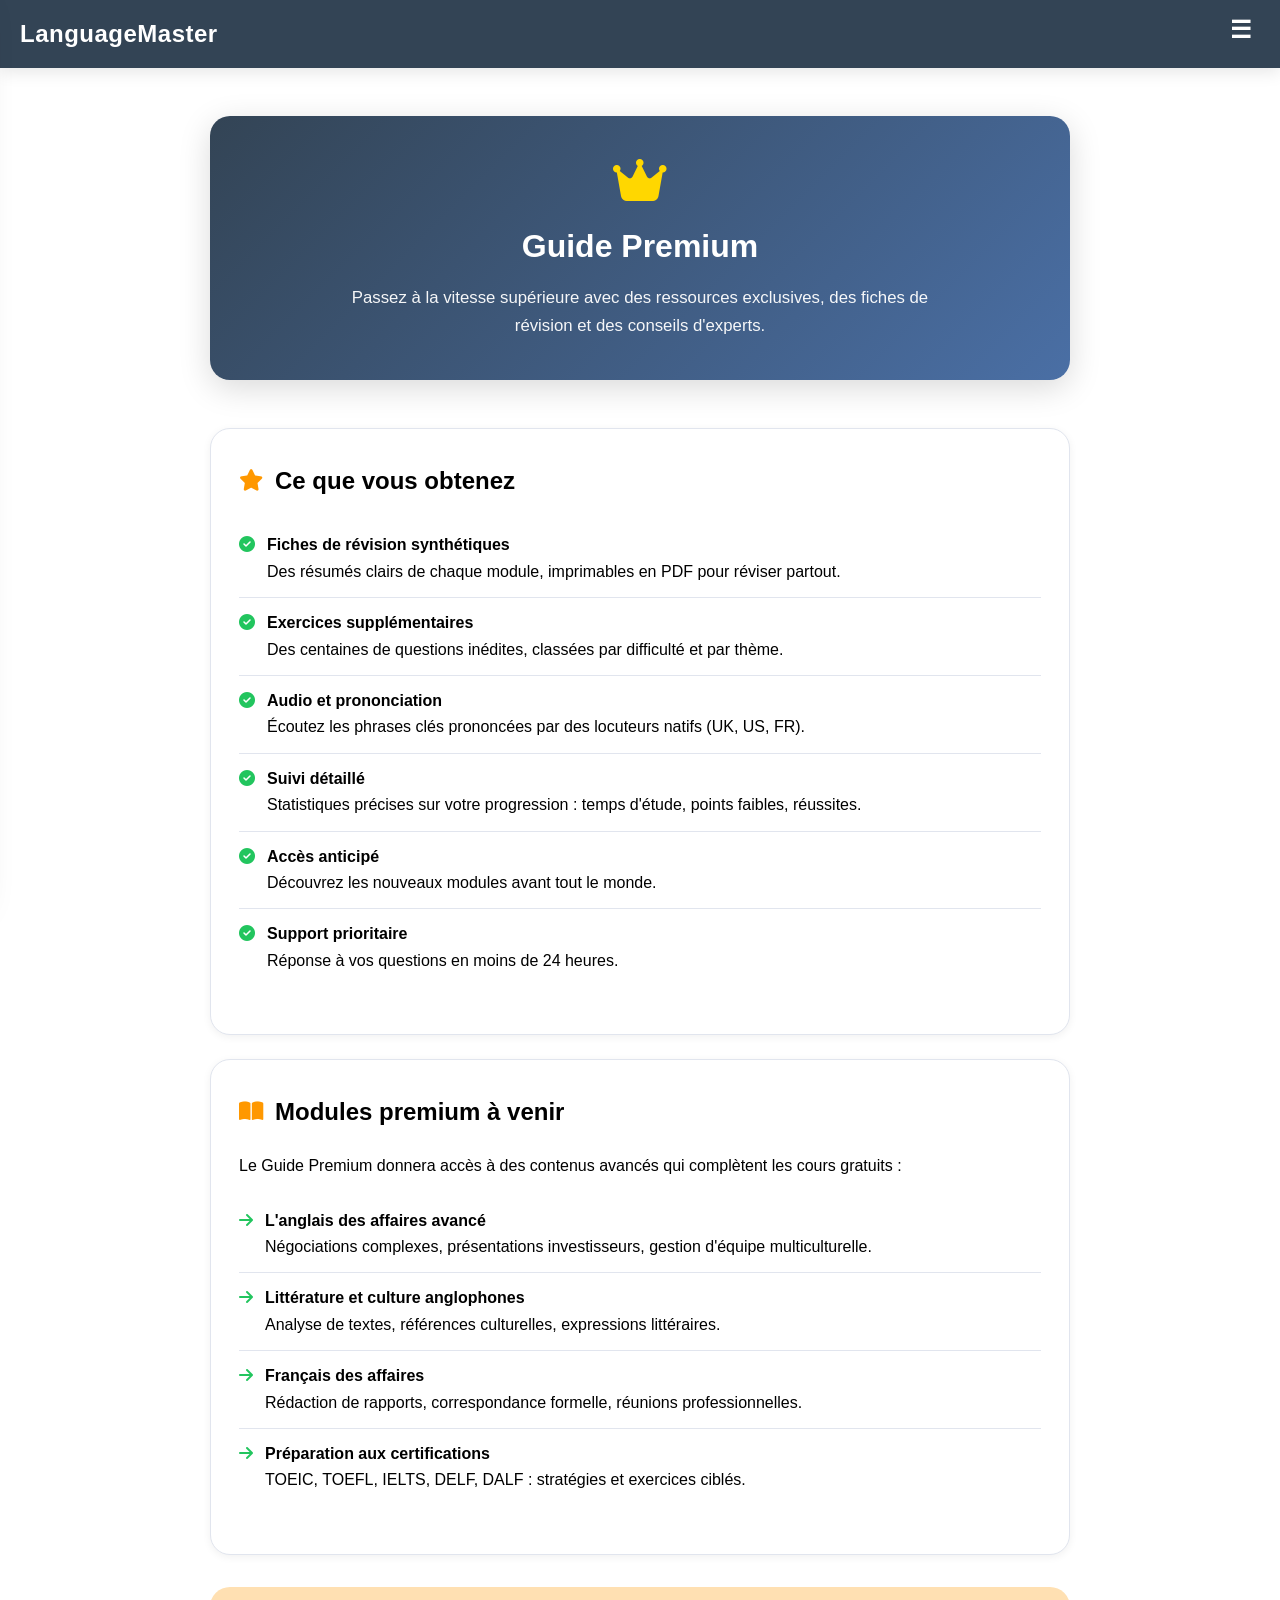
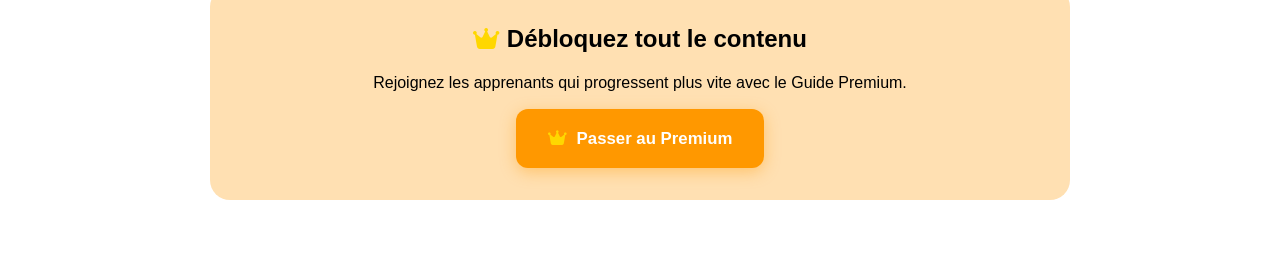
<file: livre.html>
<!DOCTYPE html>
<html lang="fr">
<head>
    <meta charset="UTF-8">
    <meta name="viewport" content="width=device-width, initial-scale=1.0">
    <link rel="stylesheet" href="base.css">
    <link rel="stylesheet" href="https://cdnjs.cloudflare.com/ajax/libs/font-awesome/6.7.0/css/all.min.css">
    <title>Guide premium — LanguageMaster</title>
    <style>
        .premium-container {
            max-width: 900px;
            margin: 0 auto;
            padding: 48px 20px 80px;
        }

        .premium-hero {
            text-align: center;
            padding: 40px 24px;
            background: linear-gradient(135deg, var(--primary-dark), var(--primary));
            color: white;
            border-radius: var(--radius-lg);
            margin-bottom: 48px;
            box-shadow: var(--shadow-lg);
        }

        .premium-hero .crown {
            font-size: 3em;
            color: #ffd700;
            margin-bottom: 16px;
            display: block;
        }

        .premium-hero h1 {
            font-size: 2em;
            margin-bottom: 12px;
        }

        .premium-hero p {
            font-size: 1.05em;
            opacity: 0.95;
            max-width: 600px;
            margin: 0 auto;
        }

        .premium-section {
            background: var(--bg-card);
            border-radius: var(--radius-lg);
            padding: 32px 28px;
            margin-bottom: 24px;
            box-shadow: var(--shadow-sm);
            border: 1px solid var(--border);
        }

        .premium-section h2 {
            font-size: 1.5em;
            margin-bottom: 20px;
            color: var(--text);
            display: flex;
            align-items: center;
            gap: 12px;
        }

        .premium-section h2 i {
            color: var(--accent);
            font-size: 0.9em;
        }

        .premium-section p {
            color: var(--text);
            line-height: 1.75;
            margin-bottom: 14px;
        }

        .premium-list {
            list-style: none;
            padding: 0;
            margin: 16px 0;
        }

        .premium-list li {
            padding: 12px 0;
            border-bottom: 1px solid var(--border);
            display: flex;
            align-items: flex-start;
            gap: 12px;
            color: var(--text);
        }

        .premium-list li:last-child {
            border-bottom: none;
        }

        .premium-list li i {
            color: #22c55e;
            margin-top: 4px;
            flex-shrink: 0;
        }

        .premium-cta {
            text-align: center;
            padding: 32px 24px;
            background: var(--accent-light);
            border-radius: var(--radius-lg);
            margin-top: 32px;
        }

        .premium-cta h2 {
            color: var(--text);
            margin-bottom: 12px;
            justify-content: center;
        }

        .btn-premium {
            display: inline-flex;
            align-items: center;
            gap: 10px;
            padding: 16px 32px;
            background: var(--accent);
            color: white;
            border-radius: var(--radius-md);
            font-size: 1.05em;
            font-weight: 700;
            text-decoration: none;
            transition: var(--transition);
            box-shadow: 0 4px 16px rgba(255, 152, 0, 0.4);
            margin-top: 12px;
        }

        .btn-premium:hover {
            background: var(--accent-hover);
            color: white;
            transform: translateY(-3px);
            box-shadow: 0 8px 24px rgba(255, 152, 0, 0.5);
        }

        @media (max-width: 600px) {
            .premium-hero h1 { font-size: 1.5em; }
            .premium-section { padding: 24px 20px; }
            .premium-section h2 { font-size: 1.25em; }
        }
    </style>
</head>
<body>

<header>
    <h2>LanguageMaster <span class="ouvreMenu">&#9776;</span></h2>
    <nav class="menu">
        <a href="index.html"><i class="fas fa-home"></i>Accueil</a>
        <a href="profil.html"><i class="fas fa-user"></i> Compte</a>
        <div class="modeSombre"><i class="fas fa-sun"></i>Mode sombre <div class="out"><div class="in"></div></div></div>
        <a href="anglais.html"><i class="fas fa-book-open-reader"></i> Apprendre l'anglais</a>
        <a href="francais.html"><i class="fas fa-book-open-reader"></i> Apprendre le Français</a>
        <a href="exercice.html"><i class="fas fa-graduation-cap"></i> Pratique</a>
        <a href="livre.html"><i class="fas fa-book"></i>Guide premium <i class="fas fa-crown"></i></a>
        <a href="matiere.html"><i class="fas fa-list"></i>Matiere</a>
        <a href=""><i class="fas fa-share-alt"></i>Partager</a>
        <a href=""><i class="fab fa-whatsapp"></i>Nous contacter</a>
    </nav>
</header>

<main class="premium-container">

    <div class="premium-hero">
        <i class="fas fa-crown crown"></i>
        <h1>Guide Premium</h1>
        <p>Passez à la vitesse supérieure avec des ressources exclusives, des fiches de révision et des conseils d'experts.</p>
    </div>

    <section class="premium-section">
        <h2><i class="fas fa-star"></i> Ce que vous obtenez</h2>
        <ul class="premium-list">
            <li>
                <i class="fas fa-check-circle"></i>
                <div>
                    <strong>Fiches de révision synthétiques</strong><br>
                    <span>Des résumés clairs de chaque module, imprimables en PDF pour réviser partout.</span>
                </div>
            </li>
            <li>
                <i class="fas fa-check-circle"></i>
                <div>
                    <strong>Exercices supplémentaires</strong><br>
                    <span>Des centaines de questions inédites, classées par difficulté et par thème.</span>
                </div>
            </li>
            <li>
                <i class="fas fa-check-circle"></i>
                <div>
                    <strong>Audio et prononciation</strong><br>
                    <span>Écoutez les phrases clés prononcées par des locuteurs natifs (UK, US, FR).</span>
                </div>
            </li>
            <li>
                <i class="fas fa-check-circle"></i>
                <div>
                    <strong>Suivi détaillé</strong><br>
                    <span>Statistiques précises sur votre progression : temps d'étude, points faibles, réussites.</span>
                </div>
            </li>
            <li>
                <i class="fas fa-check-circle"></i>
                <div>
                    <strong>Accès anticipé</strong><br>
                    <span>Découvrez les nouveaux modules avant tout le monde.</span>
                </div>
            </li>
            <li>
                <i class="fas fa-check-circle"></i>
                <div>
                    <strong>Support prioritaire</strong><br>
                    <span>Réponse à vos questions en moins de 24 heures.</span>
                </div>
            </li>
        </ul>
    </section>

    <section class="premium-section">
        <h2><i class="fas fa-book-open"></i> Modules premium à venir</h2>
        <p>Le Guide Premium donnera accès à des contenus avancés qui complètent les cours gratuits :</p>
        <ul class="premium-list">
            <li>
                <i class="fas fa-arrow-right"></i>
                <div>
                    <strong>L'anglais des affaires avancé</strong><br>
                    <span>Négociations complexes, présentations investisseurs, gestion d'équipe multiculturelle.</span>
                </div>
            </li>
            <li>
                <i class="fas fa-arrow-right"></i>
                <div>
                    <strong>Littérature et culture anglophones</strong><br>
                    <span>Analyse de textes, références culturelles, expressions littéraires.</span>
                </div>
            </li>
            <li>
                <i class="fas fa-arrow-right"></i>
                <div>
                    <strong>Français des affaires</strong><br>
                    <span>Rédaction de rapports, correspondance formelle, réunions professionnelles.</span>
                </div>
            </li>
            <li>
                <i class="fas fa-arrow-right"></i>
                <div>
                    <strong>Préparation aux certifications</strong><br>
                    <span>TOEIC, TOEFL, IELTS, DELF, DALF : stratégies et exercices ciblés.</span>
                </div>
            </li>
        </ul>
    </section>

    <div class="premium-cta">
        <h2><i class="fas fa-crown"></i> Débloquez tout le contenu</h2>
        <p>Rejoignez les apprenants qui progressent plus vite avec le Guide Premium.</p>
        <a href="#" class="btn-premium">
            <i class="fas fa-crown"></i> Passer au Premium
        </a>
    </div>

</main>

<script src="commun.js"></script>
</body>
</html>
</file>
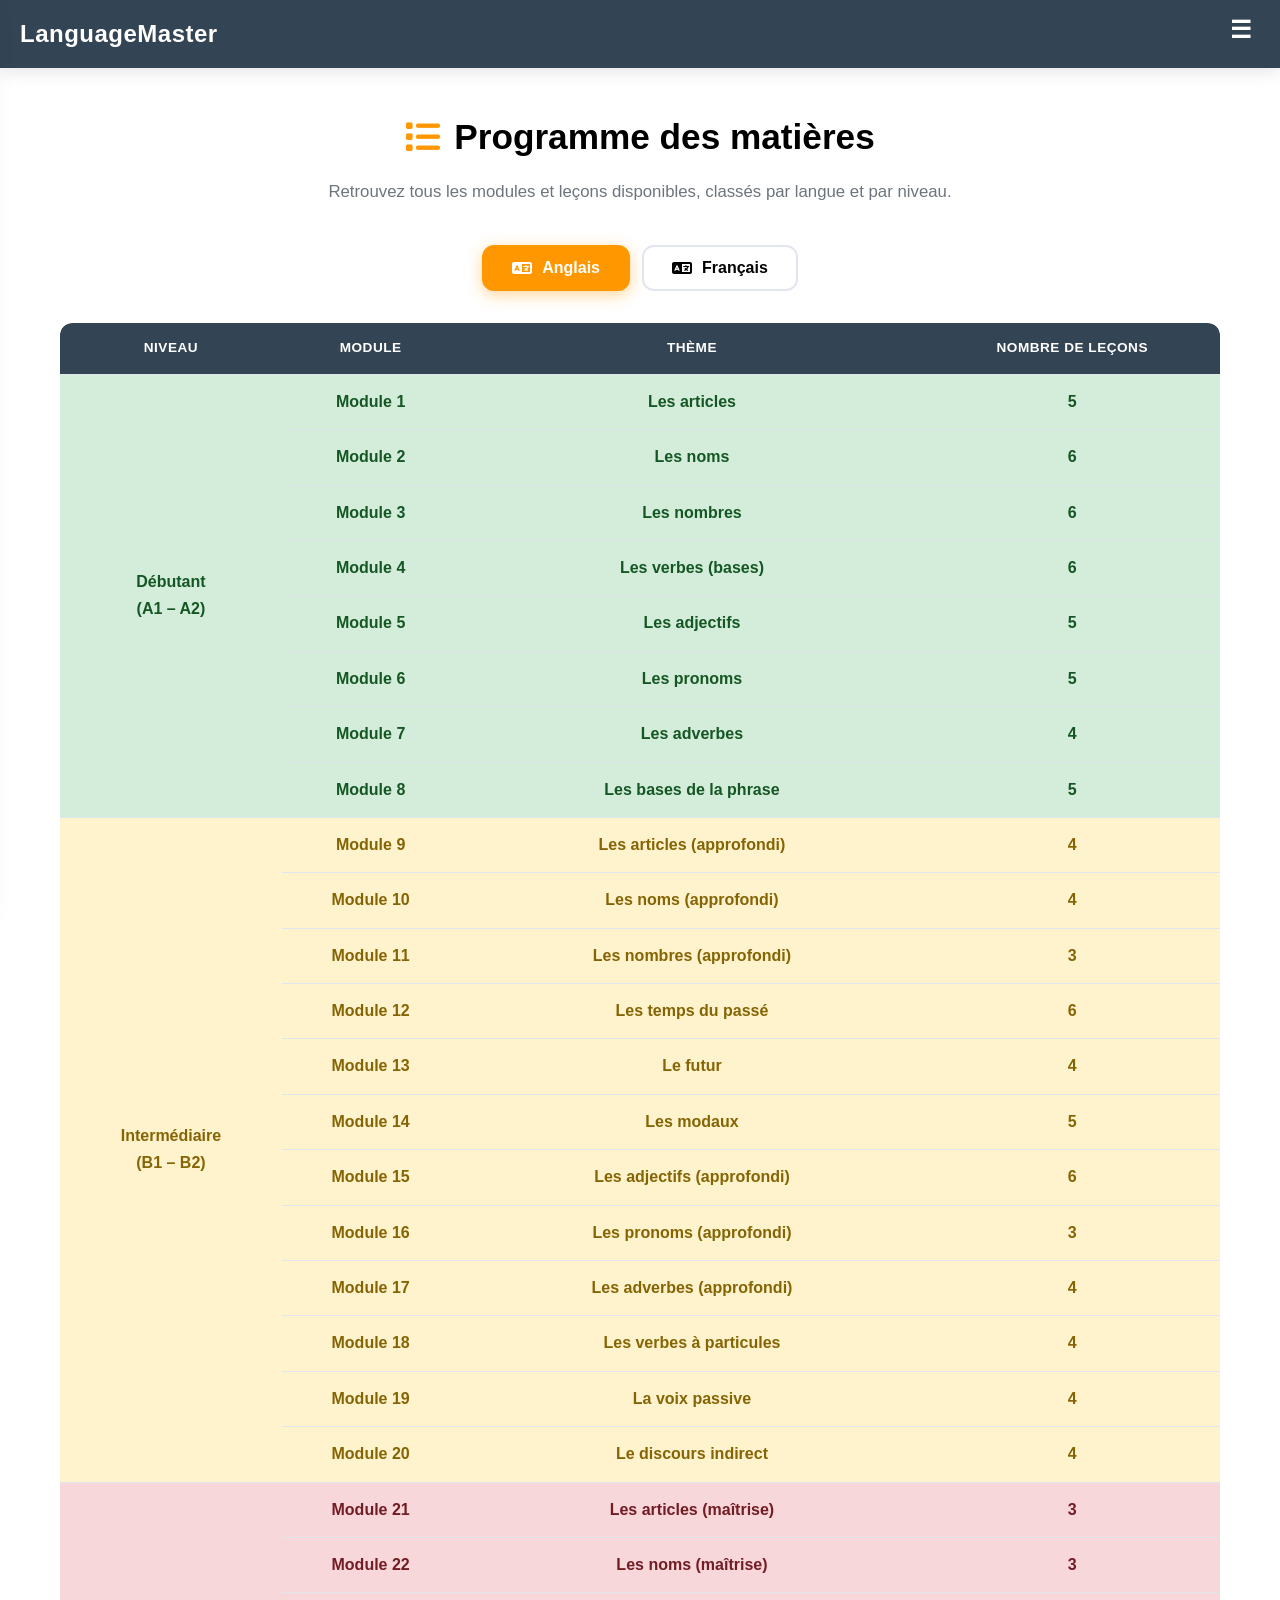
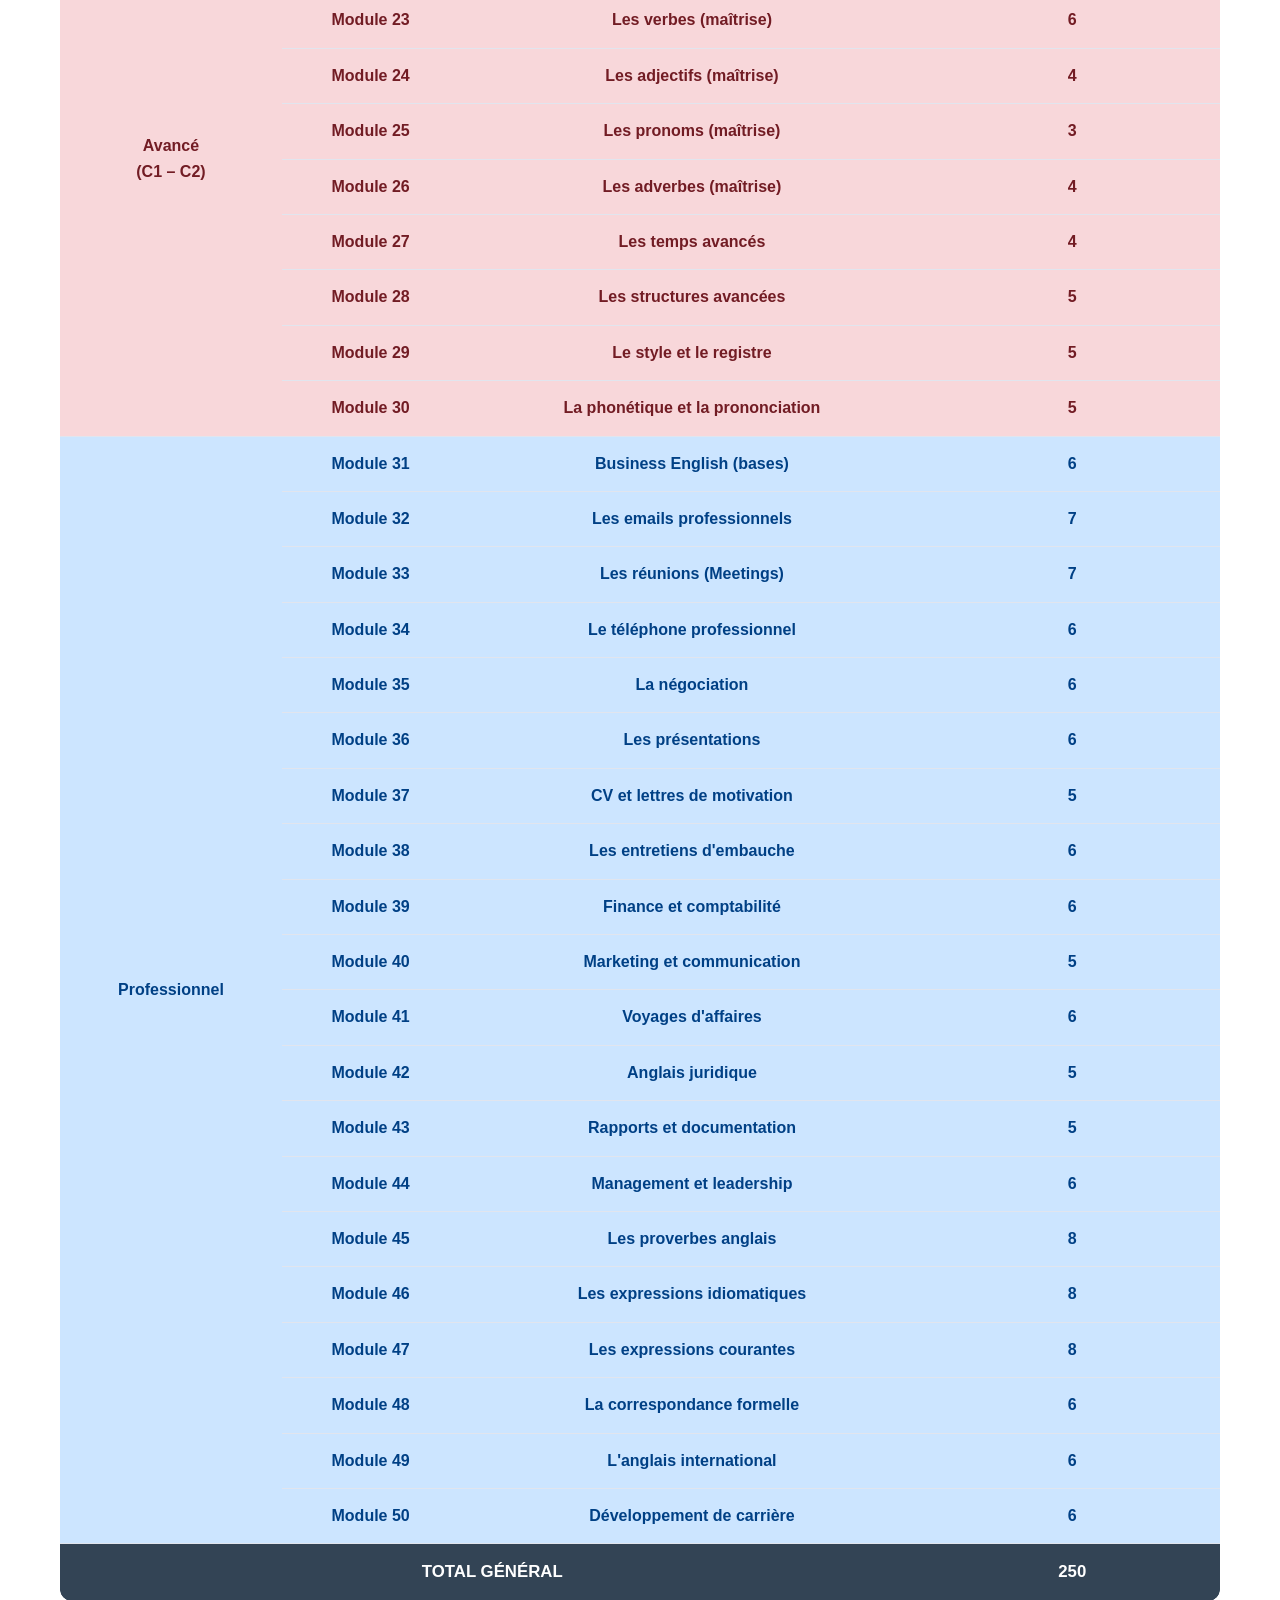
<file: matiere.html>
<!DOCTYPE html>
<html lang="fr">
<head>
    <meta charset="UTF-8">
    <meta name="viewport" content="width=device-width, initial-scale=1.0">
    <link rel="stylesheet" href="base.css">
    <link rel="stylesheet" href="https://cdnjs.cloudflare.com/ajax/libs/font-awesome/6.7.0/css/all.min.css">
    <title>Programme des matières — LanguageMaster</title>
    <style>
        .matiere-container {
            max-width: 1200px;
            margin: 0 auto;
            padding: 40px 20px 80px;
        }

        .matiere-header {
            text-align: center;
            margin-bottom: 40px;
        }

        .matiere-header h1 {
            font-size: 2.2em;
            color: var(--text);
            margin-bottom: 12px;
            display: flex;
            align-items: center;
            justify-content: center;
            gap: 14px;
        }

        .matiere-header h1 i {
            color: var(--accent);
        }

        .matiere-header p {
            color: var(--text-light);
            font-size: 1.05em;
            max-width: 700px;
            margin: 0 auto;
        }

        /* Onglets langue */
        .matiere-tabs {
            display: flex;
            justify-content: center;
            gap: 12px;
            margin-bottom: 32px;
            flex-wrap: wrap;
        }

        .matiere-tab {
            padding: 12px 28px;
            border: 2px solid var(--border);
            background: var(--bg-card);
            color: var(--text);
            border-radius: var(--radius-md);
            font-weight: 700;
            font-size: 1em;
            cursor: pointer;
            transition: var(--transition);
            font-family: inherit;
            display: flex;
            align-items: center;
            gap: 10px;
        }

        .matiere-tab:hover {
            border-color: var(--primary);
            transform: translateY(-2px);
        }

        .matiere-tab.active {
            background: var(--accent);
            border-color: var(--accent);
            color: white;
            box-shadow: 0 4px 16px rgba(255, 152, 0, 0.4);
        }

        /* Tableaux */
        .tableau-matiere {
            display: none;
            animation: fadeIn 0.4s ease;
        }

        .tableau-matiere.active {
            display: block;
        }

        table.recapitulatif {
            border-collapse: separate;
            border-spacing: 0;
            font-family: inherit;
            margin: 0 auto;
            width: 100%;
            border-radius: var(--radius-md);
            overflow: hidden;
            box-shadow: var(--shadow-md);
            background: var(--bg-card);
        }

        table.recapitulatif th,
        table.recapitulatif td {
            padding: 14px 16px;
            text-align: center;
            font-weight: 600;
            border-bottom: 1px solid var(--border);
        }

        table.recapitulatif thead th {
            background: var(--primary-dark);
            color: white;
            font-weight: 700;
            letter-spacing: 0.5px;
            text-transform: uppercase;
            font-size: 0.85em;
        }

        table.recapitulatif tbody tr {
            transition: var(--transition);
        }

        table.recapitulatif tbody tr:hover {
            background: var(--bg-hover);
        }

        /* Couleurs de niveaux */
        .niveau-debutant td {
            background: #d4edda;
            color: #155724;
            font-weight: 700;
        }

        .niveau-intermediaire td {
            background: #fff3cd;
            color: #856404;
            font-weight: 700;
        }

        .niveau-avance td {
            background: #f8d7da;
            color: #721c24;
            font-weight: 700;
        }

        .niveau-professionnel td {
            background: #cce5ff;
            color: #004085;
            font-weight: 700;
        }

        body.dark .niveau-debutant td {
            background: #14532d;
            color: #dcfce7;
        }

        body.dark .niveau-intermediaire td {
            background: #78350f;
            color: #fef3c7;
        }

        body.dark .niveau-avance td {
            background: #7f1d1d;
            color: #fee2e2;
        }

        body.dark .niveau-professionnel td {
            background: #1e3a8a;
            color: #dbeafe;
        }

        .total-row {
            background: var(--primary-dark);
            color: white;
            font-size: 1.05em;
        }

        .total-row td {
            background: var(--primary-dark) !important;
            color: white !important;
            border-bottom: none;
        }

        /* Lignes simples (alternance) */
        table.recapitulatif tbody tr td[colspan] {
            background: var(--bg-card);
            color: var(--text);
        }

        /* Responsive : scroll horizontal */
        .table-wrapper {
            overflow-x: auto;
            -webkit-overflow-scrolling: touch;
            border-radius: var(--radius-md);
        }

        @media (max-width: 768px) {
            .matiere-header h1 { font-size: 1.6em; }
            table.recapitulatif th,
            table.recapitulatif td {
                padding: 10px 12px;
                font-size: 0.85em;
                white-space: nowrap;
            }
        }

        @keyframes fadeIn {
            from { opacity: 0; transform: translateY(10px); }
            to { opacity: 1; transform: translateY(0); }
        }
    </style>
</head>
<body>

<header>
    <h2>LanguageMaster <span class="ouvreMenu">&#9776;</span></h2>
    <nav class="menu">
        <a href="index.html"><i class="fas fa-home"></i>Accueil</a>
        <a href="profil.html"><i class="fas fa-user"></i> Compte</a>
        <div class="modeSombre"><i class="fas fa-sun"></i>Mode sombre <div class="out"><div class="in"></div></div></div>
        <a href="anglais.html"><i class="fas fa-book-open-reader"></i> Apprendre l'anglais</a>
        <a href="francais.html"><i class="fas fa-book-open-reader"></i> Apprendre le Français</a>
        <a href="exercice.html"><i class="fas fa-graduation-cap"></i> Pratique</a>
        <a href="livre.html"><i class="fas fa-book"></i>Guide premium <i class="fas fa-crown"></i></a>
        <a href="matiere.html"><i class="fas fa-list"></i>Matiere</a>
        <a href=""><i class="fas fa-share-alt"></i>Partager</a>
        <a href=""><i class="fab fa-whatsapp"></i>Nous contacter</a>
    </nav>
</header>

<main class="matiere-container">

    <div class="matiere-header">
        <h1><i class="fas fa-list"></i> Programme des matières</h1>
        <p>Retrouvez tous les modules et leçons disponibles, classés par langue et par niveau.</p>
    </div>

    <div class="matiere-tabs">
        <button class="matiere-tab active" data-langue="anglais">
            <i class="fas fa-language"></i> Anglais
        </button>
        <button class="matiere-tab" data-langue="francais">
            <i class="fas fa-language"></i> Français
        </button>
    </div>

    <!-- ============ TABLEAU ANGLAIS ============ -->
    <div class="tableau-matiere active" id="tableau-anglais">
        <div class="table-wrapper">
            <table class="recapitulatif">
                <thead>
                    <tr>
                        <th>Niveau</th>
                        <th>Module</th>
                        <th>Thème</th>
                        <th>Nombre de leçons</th>
                    </tr>
                </thead>
                <tbody>

                    <!-- ========== DÉBUTANT ========== -->
                    <tr class="niveau-debutant">
                        <td rowspan="8">Débutant<br>(A1 – A2)</td>
                        <td>Module 1</td><td>Les articles</td><td>5</td>
                    </tr>
                    <tr class="niveau-debutant"><td>Module 2</td><td>Les noms</td><td>6</td></tr>
                    <tr class="niveau-debutant"><td>Module 3</td><td>Les nombres</td><td>6</td></tr>
                    <tr class="niveau-debutant"><td>Module 4</td><td>Les verbes (bases)</td><td>6</td></tr>
                    <tr class="niveau-debutant"><td>Module 5</td><td>Les adjectifs</td><td>5</td></tr>
                    <tr class="niveau-debutant"><td>Module 6</td><td>Les pronoms</td><td>5</td></tr>
                    <tr class="niveau-debutant"><td>Module 7</td><td>Les adverbes</td><td>4</td></tr>
                    <tr class="niveau-debutant"><td>Module 8</td><td>Les bases de la phrase</td><td>5</td></tr>

                    <!-- ========== INTERMÉDIAIRE ========== -->
                    <tr class="niveau-intermediaire">
                        <td rowspan="12">Intermédiaire<br>(B1 – B2)</td>
                        <td>Module 9</td><td>Les articles (approfondi)</td><td>4</td>
                    </tr>
                    <tr class="niveau-intermediaire"><td>Module 10</td><td>Les noms (approfondi)</td><td>4</td></tr>
                    <tr class="niveau-intermediaire"><td>Module 11</td><td>Les nombres (approfondi)</td><td>3</td></tr>
                    <tr class="niveau-intermediaire"><td>Module 12</td><td>Les temps du passé</td><td>6</td></tr>
                    <tr class="niveau-intermediaire"><td>Module 13</td><td>Le futur</td><td>4</td></tr>
                    <tr class="niveau-intermediaire"><td>Module 14</td><td>Les modaux</td><td>5</td></tr>
                    <tr class="niveau-intermediaire"><td>Module 15</td><td>Les adjectifs (approfondi)</td><td>6</td></tr>
                    <tr class="niveau-intermediaire"><td>Module 16</td><td>Les pronoms (approfondi)</td><td>3</td></tr>
                    <tr class="niveau-intermediaire"><td>Module 17</td><td>Les adverbes (approfondi)</td><td>4</td></tr>
                    <tr class="niveau-intermediaire"><td>Module 18</td><td>Les verbes à particules</td><td>4</td></tr>
                    <tr class="niveau-intermediaire"><td>Module 19</td><td>La voix passive</td><td>4</td></tr>
                    <tr class="niveau-intermediaire"><td>Module 20</td><td>Le discours indirect</td><td>4</td></tr>

                    <!-- ========== AVANCÉ ========== -->
                    <tr class="niveau-avance">
                        <td rowspan="10">Avancé<br>(C1 – C2)</td>
                        <td>Module 21</td><td>Les articles (maîtrise)</td><td>3</td>
                    </tr>
                    <tr class="niveau-avance"><td>Module 22</td><td>Les noms (maîtrise)</td><td>3</td></tr>
                    <tr class="niveau-avance"><td>Module 23</td><td>Les verbes (maîtrise)</td><td>6</td></tr>
                    <tr class="niveau-avance"><td>Module 24</td><td>Les adjectifs (maîtrise)</td><td>4</td></tr>
                    <tr class="niveau-avance"><td>Module 25</td><td>Les pronoms (maîtrise)</td><td>3</td></tr>
                    <tr class="niveau-avance"><td>Module 26</td><td>Les adverbes (maîtrise)</td><td>4</td></tr>
                    <tr class="niveau-avance"><td>Module 27</td><td>Les temps avancés</td><td>4</td></tr>
                    <tr class="niveau-avance"><td>Module 28</td><td>Les structures avancées</td><td>5</td></tr>
                    <tr class="niveau-avance"><td>Module 29</td><td>Le style et le registre</td><td>5</td></tr>
                    <tr class="niveau-avance"><td>Module 30</td><td>La phonétique et la prononciation</td><td>5</td></tr>

                    <!-- ========== PROFESSIONNEL ========== -->
                    <tr class="niveau-professionnel">
                        <td rowspan="20">Professionnel</td>
                        <td>Module 31</td><td>Business English (bases)</td><td>6</td>
                    </tr>
                    <tr class="niveau-professionnel"><td>Module 32</td><td>Les emails professionnels</td><td>7</td></tr>
                    <tr class="niveau-professionnel"><td>Module 33</td><td>Les réunions (Meetings)</td><td>7</td></tr>
                    <tr class="niveau-professionnel"><td>Module 34</td><td>Le téléphone professionnel</td><td>6</td></tr>
                    <tr class="niveau-professionnel"><td>Module 35</td><td>La négociation</td><td>6</td></tr>
                    <tr class="niveau-professionnel"><td>Module 36</td><td>Les présentations</td><td>6</td></tr>
                    <tr class="niveau-professionnel"><td>Module 37</td><td>CV et lettres de motivation</td><td>5</td></tr>
                    <tr class="niveau-professionnel"><td>Module 38</td><td>Les entretiens d'embauche</td><td>6</td></tr>
                    <tr class="niveau-professionnel"><td>Module 39</td><td>Finance et comptabilité</td><td>6</td></tr>
                    <tr class="niveau-professionnel"><td>Module 40</td><td>Marketing et communication</td><td>5</td></tr>
                    <tr class="niveau-professionnel"><td>Module 41</td><td>Voyages d'affaires</td><td>6</td></tr>
                    <tr class="niveau-professionnel"><td>Module 42</td><td>Anglais juridique</td><td>5</td></tr>
                    <tr class="niveau-professionnel"><td>Module 43</td><td>Rapports et documentation</td><td>5</td></tr>
                    <tr class="niveau-professionnel"><td>Module 44</td><td>Management et leadership</td><td>6</td></tr>
                    <tr class="niveau-professionnel"><td>Module 45</td><td>Les proverbes anglais</td><td>8</td></tr>
                    <tr class="niveau-professionnel"><td>Module 46</td><td>Les expressions idiomatiques</td><td>8</td></tr>
                    <tr class="niveau-professionnel"><td>Module 47</td><td>Les expressions courantes</td><td>8</td></tr>
                    <tr class="niveau-professionnel"><td>Module 48</td><td>La correspondance formelle</td><td>6</td></tr>
                    <tr class="niveau-professionnel"><td>Module 49</td><td>L'anglais international</td><td>6</td></tr>
                    <tr class="niveau-professionnel"><td>Module 50</td><td>Développement de carrière</td><td>6</td></tr>

                    <!-- ========== TOTAL ========== -->
                    <tr class="total-row">
                        <td colspan="3"><strong>TOTAL GÉNÉRAL</strong></td>
                        <td><strong>250</strong></td>
                    </tr>
                </tbody>
            </table>
        </div>
    </div>

    <!-- ============ TABLEAU FRANÇAIS ============ -->
    <div class="tableau-matiere" id="tableau-francais">
        <div class="table-wrapper">
            <table class="recapitulatif">
                <thead>
                    <tr>
                        <th>Niveau</th>
                        <th>Module</th>
                        <th>Thème</th>
                        <th>Nombre de leçons</th>
                    </tr>
                </thead>
                <tbody>

                    <!-- ========== DÉBUTANT ========== -->
                    <tr class="niveau-debutant">
                        <td rowspan="8">Débutant</td>
                        <td>Module 1</td><td>Les articles et déterminants</td><td>8</td>
                    </tr>
                    <tr class="niveau-debutant"><td>Module 2</td><td>Les noms</td><td>3</td></tr>
                    <tr class="niveau-debutant"><td>Module 3</td><td>Les adjectifs</td><td>2</td></tr>
                    <tr class="niveau-debutant"><td>Module 4</td><td>Les pronoms</td><td>5</td></tr>
                    <tr class="niveau-debutant"><td>Module 5</td><td>Les verbes (bases)</td><td>7</td></tr>
                    <tr class="niveau-debutant"><td>Module 6</td><td>Les adverbes</td><td>1</td></tr>
                    <tr class="niveau-debutant"><td>Module 7</td><td>Les connecteurs logiques (intro)</td><td>1</td></tr>
                    <tr class="niveau-debutant"><td>Module 8</td><td>Révisions</td><td>—</td></tr>

                    <!-- ========== INTERMÉDIAIRE ========== -->
                    <tr class="niveau-intermediaire">
                        <td rowspan="6">Intermédiaire</td>
                        <td>Module 9</td><td>Connecteurs logiques approfondis</td><td>1</td>
                    </tr>
                    <tr class="niveau-intermediaire"><td>Module 10</td><td>Les locutions</td><td>1</td></tr>
                    <tr class="niveau-intermediaire"><td>Module 11</td><td>Le langage soutenu</td><td>1</td></tr>
                    <tr class="niveau-intermediaire"><td>Module 12</td><td>Les temps composés</td><td>2</td></tr>
                    <tr class="niveau-intermediaire"><td>Module 13</td><td>Voix passive et discours indirect</td><td>2</td></tr>
                    <tr class="niveau-intermediaire"><td>Module 14</td><td>Le subjonctif</td><td>1</td></tr>

                    <!-- ========== AVANCÉ ========== -->
                    <tr class="niveau-avance">
                        <td rowspan="6">Avancé</td>
                        <td>Module 15</td><td>Style et registres de langue</td><td>1</td>
                    </tr>
                    <tr class="niveau-avance"><td>Module 16</td><td>Les figures de style</td><td>1</td></tr>
                    <tr class="niveau-avance"><td>Module 17</td><td>La phonétique française</td><td>1</td></tr>
                    <tr class="niveau-avance"><td>Module 18</td><td>Difficultés orthographiques</td><td>1</td></tr>
                    <tr class="niveau-avance"><td>Module 19</td><td>L'argumentation</td><td>1</td></tr>
                    <tr class="niveau-avance"><td>Module 20</td><td>Le langage soutenu approfondi</td><td>1</td></tr>

                    <!-- ========== PROFESSIONNEL ========== -->
                    <tr class="niveau-professionnel">
                        <td rowspan="6">Professionnel</td>
                        <td>Module 21</td><td>Rédaction professionnelle</td><td>1</td>
                    </tr>
                    <tr class="niveau-professionnel"><td>Module 22</td><td>Courriels professionnels</td><td>1</td></tr>
                    <tr class="niveau-professionnel"><td>Module 23</td><td>Rapports professionnels</td><td>1</td></tr>
                    <tr class="niveau-professionnel"><td>Module 24</td><td>Entretiens professionnels</td><td>1</td></tr>
                    <tr class="niveau-professionnel"><td>Module 25</td><td>Négociation professionnelle</td><td>1</td></tr>
                    <tr class="niveau-professionnel"><td>Module 26</td><td>Langage soutenu professionnel</td><td>1</td></tr>

                    <!-- ========== TOTAL ========== -->
                    <tr class="total-row">
                        <td colspan="3"><strong>TOTAL FRANÇAIS</strong></td>
                        <td><strong>55</strong></td>
                    </tr>
                </tbody>
            </table>
        </div>
    </div>

</main>

<script src="commun.js"></script>
<script>
    // Gestion des onglets langue (Anglais / Français)
    (function initMatiereTabs() {
        const tabs = document.querySelectorAll('.matiere-tab');
        const tableaux = document.querySelectorAll('.tableau-matiere');
        if (!tabs.length) return;

        tabs.forEach(tab => {
            tab.addEventListener('click', () => {
                const langue = tab.dataset.langue;
                tabs.forEach(t => t.classList.toggle('active', t === tab));
                tableaux.forEach(tb => tb.classList.toggle('active', tb.id === 'tableau-' + langue));
            });
        });
    })();
</script>
</body>
</html>
</file>
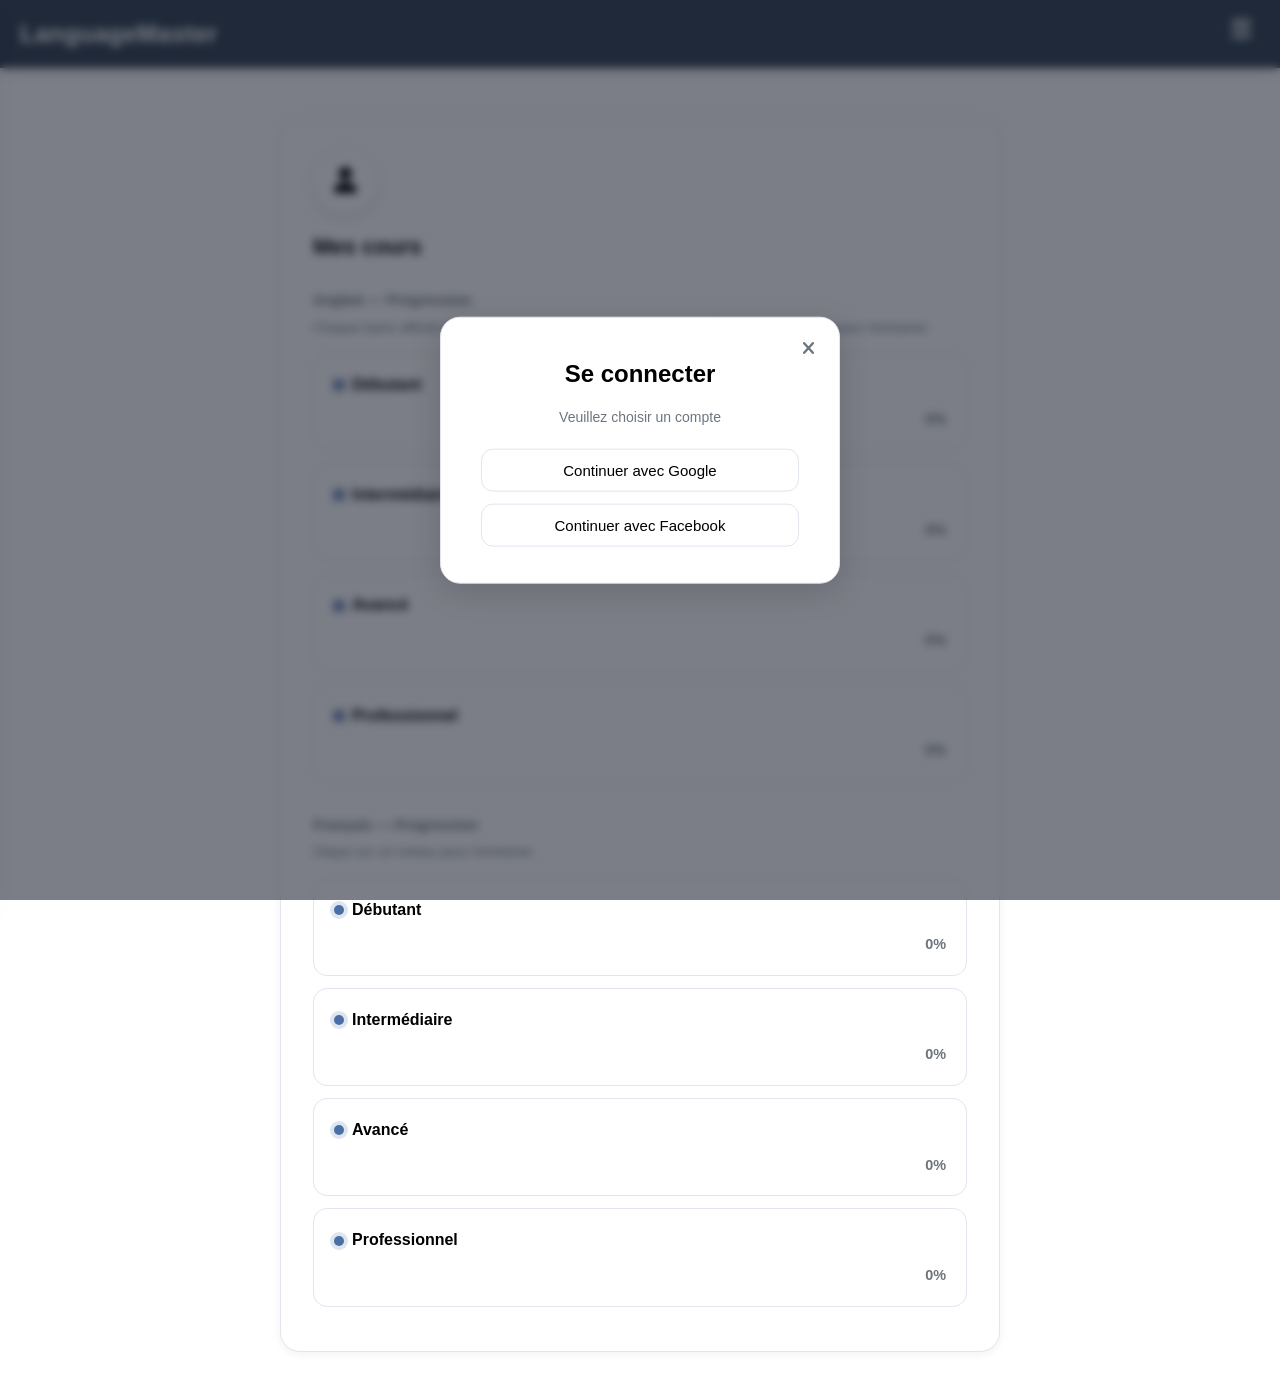
<file: profil.html>
<!DOCTYPE html>
<html lang="fr">
<head>
  <meta charset="UTF-8">
  <meta name="viewport" content="width=device-width, initial-scale=1.0">
  <title>Mon compte — LanguageMaster</title>
  <link rel="stylesheet" href="base.css">
  <link rel="stylesheet" href="profil.css">
  <link rel="stylesheet" href="https://cdnjs.cloudflare.com/ajax/libs/font-awesome/6.7.0/css/all.min.css">
</head>
<body>

<header>
  <h2>LanguageMaster <span class="ouvreMenu">&#9776;</span></h2>
  <nav class="menu">
    <a href="index.html"><i class="fas fa-home"></i>Accueil</a>
    <a href="profil.html"><i class="fas fa-user"></i> Compte</a>
    <div class="modeSombre"><i class="fas fa-sun"></i>Mode sombre <div class="out"><div class="in"></div></div></div>
    <a href="anglais.html"><i class="fas fa-book-open-reader"></i> Apprendre l'anglais</a>
    <a href="francais.html"><i class="fas fa-book-open-reader"></i> Apprendre le Français</a>
    <a href="exercice.html"><i class="fas fa-graduation-cap"></i> Pratique</a>
    <a href="livre.html"><i class="fas fa-book"></i>Guide premium <i class="fas fa-crown"></i></a>
    <a href="matiere.html"><i class="fas fa-list"></i>Matiere</a>
    <a href=""><i class="fas fa-share-alt"></i>Partager</a>
    <a href=""><i class="fab fa-whatsapp"></i>Nous contacter</a>
  </nav>
</header>

<div class="overlay-compte" id="overlay"></div>

<div class="connexion" id="connexion">
  <button class="close-btn" id="closeBtn" aria-label="Fermer">
    <i class="fas fa-times"></i>
  </button>
  <h3>Se connecter</h3>
  <p>Veuillez choisir un compte</p>
  <button class="btn-google">Continuer avec Google</button>
  <button class="btn-facebook">Continuer avec Facebook</button>
  
</div>

<div class="monCompte">
  <div class="profil"><i class="fas fa-user"></i></div>
  <h3>Mes cours</h3>

  <!-- ============ ANGLAIS ============ -->
  <p>Anglais — Progression</p>
  <p class="aide-progression">Chaque barre affiche ton meilleur score aux exercices du niveau. Clique sur un niveau pour t'entraîner.</p>

  <div class="begin" data-niveau="debutant" role="link" tabindex="0">
    <h5>Débutant</h5>
    <div class="progress-dashboard">
      <div class="progress-bar-bg">
        <div class="progress-bar-fill" data-niveau="debutant" style="width:0%"></div>
      </div>
      <span class="progress-text" data-niveau="debutant">0%</span>
    </div>
  </div>

  <div class="begin" data-niveau="intermediaire" role="link" tabindex="0">
    <h5>Intermédiaire</h5>
    <div class="progress-dashboard">
      <div class="progress-bar-bg">
        <div class="progress-bar-fill" data-niveau="intermediaire" style="width:0%"></div>
      </div>
      <span class="progress-text" data-niveau="intermediaire">0%</span>
    </div>
  </div>

  <div class="begin" data-niveau="avance" role="link" tabindex="0">
    <h5>Avancé</h5>
    <div class="progress-dashboard">
      <div class="progress-bar-bg">
        <div class="progress-bar-fill" data-niveau="avance" style="width:0%"></div>
      </div>
      <span class="progress-text" data-niveau="avance">0%</span>
    </div>
  </div>

  <div class="begin" data-niveau="professionnel" role="link" tabindex="0">
    <h5>Professionnel</h5>
    <div class="progress-dashboard">
      <div class="progress-bar-bg">
        <div class="progress-bar-fill" data-niveau="professionnel" style="width:0%"></div>
      </div>
      <span class="progress-text" data-niveau="professionnel">0%</span>
    </div>
  </div>

  <!-- ============ FRANÇAIS ============ -->
  <p style="margin-top: 32px;">Français — Progression</p>
  <p class="aide-progression">Clique sur un niveau pour t'entraîner.</p>

  <div class="begin" data-niveau="fr_debutant" role="link" tabindex="0">
    <h5>Débutant</h5>
    <div class="progress-dashboard">
      <div class="progress-bar-bg">
        <div class="progress-bar-fill" data-niveau="fr_debutant" style="width:0%"></div>
      </div>
      <span class="progress-text" data-niveau="fr_debutant">0%</span>
    </div>
  </div>

  <div class="begin" data-niveau="fr_intermediaire" role="link" tabindex="0">
    <h5>Intermédiaire</h5>
    <div class="progress-dashboard">
      <div class="progress-bar-bg">
        <div class="progress-bar-fill" data-niveau="fr_intermediaire" style="width:0%"></div>
      </div>
      <span class="progress-text" data-niveau="fr_intermediaire">0%</span>
    </div>
  </div>

  <div class="begin" data-niveau="fr_avance" role="link" tabindex="0">
    <h5>Avancé</h5>
    <div class="progress-dashboard">
      <div class="progress-bar-bg">
        <div class="progress-bar-fill" data-niveau="fr_avance" style="width:0%"></div>
      </div>
      <span class="progress-text" data-niveau="fr_avance">0%</span>
    </div>
  </div>

  <div class="begin" data-niveau="fr_professionnel" role="link" tabindex="0">
    <h5>Professionnel</h5>
    <div class="progress-dashboard">
      <div class="progress-bar-bg">
        <div class="progress-bar-fill" data-niveau="fr_professionnel" style="width:0%"></div>
      </div>
      <span class="progress-text" data-niveau="fr_professionnel">0%</span>
    </div>
  </div>
</div>

<script src="commun.js"></script>
<script src="profil.js"></script>
</body>
</html>
</file>
<file: base.css>
/* ============================================================ */
/* ========== VARIABLES GLOBALES & RESET ===================== */
/* ============================================================ */

:root {
    --primary: #4a6fa5;
    --primary-dark: #345;
    --primary-light: #6b8fc5;
    --accent: #ff9800;
    --accent-hover: #fb8c00;
    --accent-light: #ffe0b2;
    --bg: #f8f9fc;
    --bg-card: #ffffff;
    --bg-hover: #f0f2f7;
    --text: black;
    --text-light: #6c757d;
    --border: #e1e5ee;
    --shadow-sm: 0 2px 8px rgba(0, 0, 0, 0.06);
    --shadow-md: 0 4px 16px rgba(0, 0, 0, 0.1);
    --shadow-lg: 0 8px 32px rgba(0, 0, 0, 0.15);
    --radius-sm: 6px;
    --radius-md: 12px;
    --radius-lg: 20px;
    --transition: all 0.3s cubic-bezier(0.4, 0, 0.2, 1);
}

body.dark {
    background: #111111de;
    --bg-card: #444;
    --bg-hover: #242b3d;
    color: white;
    --text-light: white;
    --border: white;
    --primary-light: white;
    --accent-light: white;
    --shadow-sm: 0 2px 8px rgba(0, 0, 0, 0.3);
    --shadow-md: 0 4px 16px rgba(0, 0, 0, 0.4);
    --shadow-lg: 0 8px 32px rgba(0, 0, 0, 0.5);
}

body.dark {
   --text: white;
}
* { padding: 0; margin: 0; box-sizing: border-box; }

body {
    font-family: 'Segoe UI', -apple-system, BlinkMacSystemFont, Roboto, Helvetica, Arial, sans-serif;
    line-height: 1.65;
    color: black;
    transition: background-color 0.4s ease, color 0.4s ease;
    -webkit-font-smoothing: antialiased;
}

/* ============================================================ */
/* ========== HEADER & MENU ================================== */
/* ============================================================ */

header {
    background:#345;
    color: white;
    padding: 14px 20px;
    box-shadow: var(--shadow-md);
    z-index: 1000;
}

header h2 {
    font-size: 1.5em;
    font-weight: 700;
    letter-spacing: 0.5px;
}

header h2 .ouvreMenu {
    float: right;
    cursor: pointer;
    line-height: 1;
    transition: transform 0.3s ease;
    padding: 4px 8px;
    border-radius: var(--radius-sm);
}

header h2 .ouvreMenu:hover { background: rgba(255, 255, 255, 0.15); }

header .menu {
    width: 320px;
    max-width: 85%;
    background: var(--bg-card);
    position: fixed;
    top: 0;
    left: -340px;
    transition: left 0.35s cubic-bezier(0.4, 0, 0.2, 1);
    z-index: 9999;
    overflow-y: auto;
    height: 100vh;
    box-shadow: var(--shadow-lg);
    padding-top: 20px;
}

header .menu.show { left: 0; }

header .menu a {
    display: flex;
    align-items: center;
    padding: 14px 20px;
    text-decoration: none;
    color: var(--text);
    font-weight: 500;
    font-size: 0.95em;
    border-left: 3px solid transparent;
    transition: var(--transition);
}

header .menu a:hover {
    background: var(--bg-hover);
    padding-left: 26px;
}

header .menu .modeSombre {
    color: var(--text);
    cursor: pointer;
    padding: 14px 20px;
    position: relative;
    display: flex;
    align-items: center;
    font-weight: 500;
    font-size: 0.95em;
    transition: var(--transition);
}

header .menu .modeSombre:hover {
    background: var(--bg-hover);
    padding-left: 26px;
}

header .menu .modeSombre .out {
    width: 52px;
    height: 28px;
    border-radius: 14px;
    position: absolute;
    right: 20px;
    top: 50%;
    transform: translateY(-50%);
    padding: 3px;
    background: #d1d5db;
    transition: background 0.3s ease;
    
}

header .menu .modeSombre .out .in {
    width: 22px;
    height: 22px;
    border-radius: 50%;
    background: var(--bg-card);
    transition: transform 0.3s cubic-bezier(0.4, 0, 0.2, 1);
    box-shadow: 0 2px 4px rgba(0, 0, 0, 0.2);
}

header .menu .modeSombre.active .out { background: white; }
header .menu .modeSombre.active .out .in { transform: translateX(24px); }

header .menu a i,
header .menu .modeSombre i {
    margin-right: 14px;
    width: 36px;
    height: 36px;
    display: inline-flex;
    align-items: center;
    justify-content: center;
    border-radius: 50%;
    background: var(--bg-hover);
    color: var(--primary);
    font-size: 0.95em;
    transition: var(--transition);
    flex-shrink: 0;
}

header .menu a:hover i { background: var(--accent); color: white; }

body.dark header .menu a i,
body.dark header .menu .modeSombre i { background: white; color: black; }

/* ============================================================ */
/* ========== SCROLLBAR & DIVERS ============================== */
/* ============================================================ */

::-webkit-scrollbar { width: 10px; height: 10px; }
::-webkit-scrollbar-track { background: var(--bg); }
::-webkit-scrollbar-thumb { background: var(--primary); border-radius: 5px; border: 2px solid var(--bg); }
::-webkit-scrollbar-thumb:hover { background: var(--accent); }

::selection { background: var(--accent); color: white; }

button:focus-visible,
a:focus-visible,
input:focus-visible {
    outline: 3px solid var(--accent);
    outline-offset: 2px;
}

a { color: var(--primary); transition: var(--transition); }
a:hover { color: var(--accent); }
body.dark a { color: white;}
body.dark .hero a{ color: black;}

 .fa-crown { color: #ffd700; }
mark.highlight { background: #ffeb3b; color: #000; padding: 2px 4px; border-radius: 3px; font-weight: 700; }
body.dark mark.highlight { background: #ff9800; color: #fff; }

.cache { display: none !important; }

/* ============================================================ */
/* ========== RESPONSIVE ====================================== */
/* ============================================================ */

@media screen and (max-width: 768px) {
    header { padding: 12px 16px; }
    header h2 { font-size: 1.25em; }
    header h2 .ouvreMenu { font-size: 1.3em; }
    header .menu { width: 85%; max-width: 320px; left: -85%; }
    header .menu.show { left: 0; }
}


/* ============================================================ */
/* ========== PAGE ACCUEIL ==================================== */
/* ============================================================ */

.accueil {
  max-width: 1200px;
  margin: 0 auto;
  padding: 0 20px 80px;
}

.hero {
  text-align: center;
 padding: 80px 20px 60px;
 background :linear-gradient(rgba(0,0,0,0.6),rgba(0,0,0,0.6)), url('monimage.png');
    background-position:center;
    background-size:cover;
  color: white;
  height: 70vh;
 border-radius: 0 0 var(--radius-lg) var(--radius-lg);
 margin: 0 20px 60px;
}

.hero h1 {
  font-size: 2.5em;
  font-weight: 800;
  margin-bottom: 16px;
  letter-spacing: -0.5px;
  line-height: 1.2;
}

.hero p {
  font-size: 1.15em;
  max-width: 700px;
  margin: 0 auto 32px;
  opacity: 0.95;
  line-height: 1.6;
}

.hero-actions {
  display: flex;
  gap: 16px;
  justify-content: center;
  flex-wrap: wrap;
}

.btn-hero {
  display: inline-flex;
  align-items: center;
  gap: 10px;
  padding: 16px 32px;
  border-radius: var(--radius-md);
  font-size: 1em;
  font-weight: 700;
  text-decoration: none;
  transition: var(--transition);
  border: 2px solid transparent;
  cursor: pointer;
}

.btn-hero-primary {
  background: var(--accent);
  color: white;
  box-shadow: 0 4px 16px rgba(255, 152, 0, 0.4);
}
.btn-hero-primary:hover {
  background: var(--accent-hover);
  transform: translateY(-3px);
  box-shadow: 0 8px 24px rgba(255, 152, 0, 0.5);
  color: white;
}

.btn-hero-secondary {
  background: white;
  color: var(--primary-dark);
  border-color: white;
  box-shadow: var(--shadow-md);
}
.btn-hero-secondary:hover {
  background: var(--accent-light);
  color: var(--primary-dark);
  transform: translateY(-3px);
}

.langues-choix,
.features,
.niveaux {
  margin-bottom: 80px;
}

.langues-choix h2,
.features h2,
.niveaux h2 {
  text-align: center;
  font-size: 2em;
  margin-bottom: 40px;
  color: var(--text);
}

.niveaux-intro {
  text-align: center;
  color: var(--text-light);
  max-width: 700px;
  margin: 0 auto 40px;
  font-size: 1.05em;
}

.langues-grid {
  display: grid;
  grid-template-columns: repeat(auto-fit, minmax(320px, 1fr));
  gap: 24px;
}

.langue-card {
  display: block;
  background: var(--bg-card);
  border-radius: var(--radius-lg);
  padding: 36px 28px;
  text-decoration: none;
  color: var(--text);
  box-shadow: var(--shadow-sm);
  border: 2px solid var(--border);
  transition: var(--transition);
  position: relative;
  overflow: hidden;
}
   

.langue-card::before {
  content: '';
  position: absolute;
  top: 0;
  left: 0;
  right: 0;
  height: 5px;
}


.langue-card:hover {
  transform: translateY(-6px);
  box-shadow: var(--shadow-lg);
  border-color: var(--primary-light);
}
.langue-card.langue-fr:hover { border-color: var(--accent); }

.langue-card-icon {
  width: 64px;
  height: 64px;
  border-radius: 50%;
  background: var(--primary);
  color: white;
  display: flex;
  align-items: center;
  justify-content: center;
  font-size: 1.8em;
  margin-bottom: 20px;
  box-shadow: var(--shadow-md);
}
.langue-card.langue-fr .langue-card-icon { background: var(--accent); }

.langue-card h3 {
  font-size: 1.6em;
  margin-bottom: 12px;
  color: var(--text);
}
.langue-card p {
  color: var(--text-light);
  margin-bottom: 20px;
  line-height: 1.6;
}

.langue-card-features {
  list-style: none;
  padding: 0;
  margin: 0 0 24px;
}
.langue-card-features li {
  padding: 6px 0;
  color: var(--text);
  font-size: 0.95em;
  display: flex;
  align-items: center;
  gap: 10px;
}
.langue-card-features li i { color: #22c55e; font-size: 0.9em; }

.btn-langue-card {
  display: inline-flex;
  align-items: center;
  gap: 8px;
  padding: 12px 24px;
  background: var(--primary);
  color: white;
  border-radius: var(--radius-md);
  font-weight: 700;
  transition: var(--transition);
}
.langue-card.langue-fr .btn-langue-card { background: var(--accent); }
.langue-card:hover .btn-langue-card { transform: translateX(4px); }

.features-grid {
  display: grid;
  grid-template-columns: repeat(auto-fit, minmax(240px, 1fr));
  gap: 20px;
}
.feature-card {
  background: var(--bg-card);
  border-radius: var(--radius-md);
  padding: 28px 24px;
  box-shadow: var(--shadow-sm);
  border: 1px solid var(--border);
  transition: var(--transition);
}
.feature-card:hover {
  transform: translateY(-4px);
  box-shadow: var(--shadow-md);
  border-color: var(--primary-light);
}
.feature-card i {
  width: 52px;
  height: 52px;
  border-radius: 50%;
  background: rgba(0, 0, 0, 0.06);
  color: orange;
  display: flex;
  align-items: center;
  justify-content: center;
  font-size: 1.4em;
  margin-bottom: 16px;
}
.feature-card h3 { font-size: 1.15em; margin-bottom: 10px; color: var(--text); }
.feature-card p { color: var(--text-light); font-size: 0.95em; line-height: 1.6; }

.niveaux-grid {
  display: grid;
  grid-template-columns: repeat(auto-fit, minmax(220px, 1fr));
  gap: 20px;
}
.niveau-card {
  background: var(--bg-card);
  border-radius: var(--radius-md);
  padding: 28px 22px;
  box-shadow: var(--shadow-sm);
  border: 1px solid var(--border);
  transition: var(--transition);
  position: relative;
  overflow: hidden;
}
.niveau-card::before {
  content: '';
  position: absolute;
  top: 0;
  left: 0;
  right: 0;
  height: 4px;
}


.niveau-card:hover { transform: translateY(-4px); box-shadow: var(--shadow-md); }

.niveau-badge {
  display: inline-block;
  padding: 3px 10px;
  border-radius: 999px;
  font-size: 0.75em;
  font-weight: 700;
  letter-spacing: 0.5px;
  text-transform: uppercase;
  margin-bottom: 12px;
  background: var(--bg-hover);
  color: var(--text-light);
}
.niveau-card-debutant .niveau-badge { background: #dcfce7; color: #14532d; }
.niveau-card-intermediaire .niveau-badge { background: #fef3c7; color: #78350f; }
.niveau-card-avance .niveau-badge { background: #fee2e2; color: #991b1b; }
.niveau-card-pro .niveau-badge { background: #dbeafe; color: #1e40af; }
body.dark .niveau-card-debutant .niveau-badge { background: #14532d; color: #dcfce7; }
body.dark .niveau-card-intermediaire .niveau-badge { background: #78350f; color: #fef3c7; }
body.dark .niveau-card-avance .niveau-badge { background: #7f1d1d; color: #fee2e2; }
body.dark .niveau-card-pro .niveau-badge { background: #1e3a8a; color: #dbeafe; }

.niveau-card h3 { font-size: 1.3em; margin-bottom: 10px; color: var(--text); }
.niveau-card p { color: var(--text-light); font-size: 0.95em; line-height: 1.6; }

.cta-final {
  text-align: center;
  padding: 60px 24px;
  background: linear-gradient(135deg, var(--primary-dark), var(--primary));
  border-radius: var(--radius-lg);
  color: white;
  box-shadow: var(--shadow-lg);
}
.cta-final h2 { font-size: 2em; margin-bottom: 12px; color: white; }
.cta-final p { font-size: 1.1em; margin-bottom: 28px; opacity: 0.95; }
.cta-actions {
  display: flex;
  gap: 16px;
  justify-content: center;
  flex-wrap: wrap;
}

@media (max-width: 768px) {
  .hero { padding: 50px 16px 40px; margin: 0 -16px 40px; }
  .hero h1 { font-size: 1.8em; }
  .hero p { font-size: 1em; }
  .btn-hero { padding: 14px 24px; font-size: 0.95em; }
  .langues-choix, .features, .niveaux { margin-bottom: 50px; }
  .langues-choix h2, .features h2, .niveaux h2 { font-size: 1.5em; }
  .langue-card { padding: 28px 22px; }
  .langue-card h3 { font-size: 1.35em; }
  .cta-final { padding: 40px 20px; }
  .cta-final h2 { font-size: 1.5em; }
}


 
        /* ============ ESPACE ADMIN (pop-up caché) ============ */
        .overlay-admin {
            position: fixed;
            inset: 0;
            background: rgba(15, 20, 35, 0.55);
            backdrop-filter: blur(4px);
            z-index: 10000;
            transition: opacity .3s ease;
        }

        .admin-panel {
            position: fixed;
            top: 50%;
            left: 50%;
            transform: translate(-50%, -50%);
            width: 440px;
            max-width: calc(100% - 32px);
            max-height: calc(100% - 32px);
            overflow-y: auto;
            padding: 32px 36px;
            background: var(--bg-card);
            color: var(--text);
            border: 1px solid var(--border);
            border-radius: var(--radius-lg);
            box-shadow: var(--shadow-lg);
            z-index: 10001;
            transition: opacity .3s ease, transform .3s ease;
        }

        .admin-panel .close-btn {
            position: absolute;
            top: 14px;
            right: 14px;
            width: 34px;
            height: 34px;
            padding: 0;
            border: none;
            border-radius: 50%;
            background: transparent;
            color: var(--text-light);
            font-size: 18px;
            cursor: pointer;
            transition: background .2s, color .2s;
        }
        .admin-panel .close-btn:hover { background: var(--bg-hover); color: var(--text); }

        .admin-panel h3 {
            text-align: center;
            font-size: 22px;
            color: var(--text);
            display: flex;
            align-items: center;
            justify-content: center;
            gap: 10px;
            margin-bottom: 4px;
        }
        .admin-panel h3 i { color: var(--accent); }

        .admin-sous-titre {
            text-align: center;
            color: var(--text-light);
            font-size: 13px;
            margin-bottom: 20px;
        }

        .admin-liste { list-style: none; margin: 0 0 16px; padding: 0; }
        .admin-liste li {
            display: flex;
            justify-content: space-between;
            align-items: center;
            gap: 12px;
            padding: 11px 14px;
            border-bottom: 1px solid var(--border);
            font-size: 0.95em;
        }
        .admin-liste li:last-child { border-bottom: none; }
        .admin-liste .nom-page { font-weight: 600; color: var(--text); }
        .admin-liste .compte-vues {
            font-weight: 700;
            color: var(--primary);
            background: var(--bg-hover);
            padding: 3px 12px;
            border-radius: 999px;
            min-width: 30px;
            text-align: center;
        }
        body.dark .admin-liste .compte-vues { color: var(--accent); }

        .admin-total {
            text-align: center;
            font-weight: 700;
            padding-top: 14px;
            margin-bottom: 20px;
            border-top: 2px solid var(--border);
            color: var(--text);
        }

        .btn-admin-reset {
            display: flex;
            align-items: center;
            justify-content: center;
            gap: 8px;
            width: 100%;
            padding: 13px 18px;
            border: none;
            border-radius: var(--radius-md);
            background: #ef4444;
            color: white;
            font-size: 0.95em;
            font-weight: 700;
            cursor: pointer;
            transition: var(--transition);
        }
        .btn-admin-reset:hover { background: #dc2626; transform: translateY(-2px); }

        .hidden.admin-panel { transform: translate(-50%, -50%) scale(.95); }

        @media (max-width: 600px) {
            .admin-panel { padding: 24px 20px; }
        }
</file>
<file: cours.css>
/* ============================================================ */
/* ========== ONGLETS DE NAVIGATION =========================== */
/* ============================================================ */

.onglet-anglais,
.onglet-langue {
    position: sticky;
    top: 0;
    background: #f8f9fc;
    padding: 12px 16px;
    z-index: 900;
    box-shadow: 0 2px 8px rgba(0, 0, 0, 0.06);
}

.onglet-anglais > div:first-child,
.onglet-langue > div:first-child {
    margin-bottom: 10px;
}

.barre-recherche, .searchAnglais {
    display: flex;
    flex-wrap: wrap;
    align-items: center;
    gap: 10px;
    margin: 5px 5px 10px;
}

#searchAnglais,
#searchCours {
    flex: 1 1 220px;
    padding: 10px 16px;
    border-radius: 12px;
    border: 1px solid grey;
    background: rgba(255, 255, 255, 0.95);
    color: black;
    font-size: 0.95em;
    max-width: 400px;
    transition: all 0.3s cubic-bezier(0.4, 0, 0.2, 1);
    outline: none;
    margin: 5px 5px 10px;
}

#searchAnglais:focus,
#searchCours:focus {
    border-color: #ff9800;
    box-shadow: 0 0 0 4px rgba(255, 152, 0, 0.2);
    background: white;
}

body.dark #searchAnglais,
body.dark #searchCours {
    background: white;
    color: black;
    border-color: grey;
}

.lien-pratique {
    color: black;
    text-decoration: none;
    font-weight: 600;
    font-size: 0.9em;
    padding: 8px 14px;
    border-color: #ff9800;
    border-radius: 12px;
    white-space: nowrap;
    transition: all 0.3s cubic-bezier(0.4, 0, 0.2, 1);
    border: 1px solid transparent;
    box-shadow: 0 0 4px lightgrey;
    background: white;
}

.lien-pratique:hover { background: #ff9800; border-color: #ff9800; color: black; }
body.dark .lien-pratique { color: black; border-color: white; }

/* --------- CONTENEUR DES ONGLETS : SCROLL HORIZONTAL -------- */

.onglet-anglais-contour , .onglet-langue-contour {
    display: flex;
    overflow-x: auto;
    white-space: nowrap;
    padding-block: 4px;
}

.onglet-anglais .onglet-anglais-contour,
.onglet-langue .onglet-langue-contour {
    display: flex;
    flex-wrap: nowrap;
    gap: 8px;
    overflow-x: auto;
    overflow-y: hidden;
    white-space: nowrap;
    -webkit-overflow-scrolling: touch;
    scrollbar-width: none;
    padding-block: 4px;
    scroll-behavior: smooth;
}

.onglet-anglais .onglet-anglais-contour::-webkit-scrollbar,
.onglet-langue .onglet-langue-contour::-webkit-scrollbar {
    display: none;
}

.btn-onglet-anglais,
.btn-onglet-langue {
    flex: 1;
    padding: 10px 16px;
    background: white;
    cursor: pointer;
    border-radius: 12px;
    font-weight: 600;
    font-size: 0.9em;
    white-space: nowrap;
    color: black;
    transition: all 0.3s cubic-bezier(0.4, 0, 0.2, 1);
    box-shadow: 0 0 4px lightgrey;
    border-color: transparent;
}

.btn-onglet-anglais:hover,
.btn-onglet-langue:hover {
    transform: translateY(-2px);
    box-shadow: 0 4px 12px rgba(0, 0, 0, 0.2);
}

.btn-onglet-anglais.active,
.btn-onglet-langue.active {
    background: #ff9800;
    color: white;
    transform: translateY(-2px);
}

.onglet-anglais.sans-recherche > div:first-child { margin-bottom: 0; }

/* ============================================================ */
/* ========== BOUTON FAB "MODULES" ============================ */
/* ============================================================ */

#btn-fab,
#btn-fab-fr {
    position: fixed;
    bottom: 24px;
    right: 24px;
    height: 56px;
    border-radius: 28px;
    display: flex;
    align-items: center;
    padding: 0 22px;
    border: none;
    font-size: 1em;
    font-weight: 700;
    background: #ff9800;
    color: white;
    box-shadow: 0 6px 20px rgba(255, 152, 0, 0.4);
    transition: all 0.3s cubic-bezier(0.4, 0, 0.2, 1);
    overflow: hidden;
    cursor: pointer;
    z-index: 90;
    letter-spacing: 0.5px;
}

#btn-fab:hover,
#btn-fab-fr:hover {
    transform: translateY(-3px) scale(1.05);
    box-shadow: 0 10px 28px rgba(255, 152, 0, 0.55);
}

#btn-fab.collapsed,
#btn-fab-fr.collapsed {
    width: 56px;
    padding: 0;
    justify-content: center;
}

#btn-fab.collapsed .fab-text,
#btn-fab-fr.collapsed .fab-text { display: none; }

#btn-fab .fab-text,
#btn-fab-fr .fab-text { margin-left: 10px; white-space: nowrap; }

/* ============================================================ */
/* ========== CONTENU DES COURS =============================== */
/* ============================================================ */

.contenu-cours,
.coursModules { display: none; }

.contenu-cours.active {
    display: block;
    padding: 32px 24px;
    max-width: 1100px;
    margin: 0 auto;
    animation: fadeIn 0.4s ease;
}

@keyframes fadeIn {
    from { opacity: 0; transform: translateY(10px); }
    to { opacity: 1; transform: translateY(0); }
}

.cours.active {
    background: #ffe0b2;
    border-left: 4px solid #ff9800;
    border-radius: 6px;
}

body.dark .cours.active { background: #ffe0b2; }

.contenu-cours h2 {
    font-size: 1.9em;
    margin-bottom: 20px;
    padding-bottom: 12px;
    color: black;
    font-weight: 700;
    letter-spacing: -0.3px;
    position: relative;
}

.contenu-cours h2::after {
    content: '';
    position: absolute;
    bottom: -3px;
    left: 0;
    width: 60px;
    height: 3px;
    background: #4a6fa5;
}

.contenu-cours h3 {
    font-size: 1.25em;
    margin: 24px 0 12px;
    color: #4a6fa5;
    font-weight: 700;
    display: flex;
    align-items: center;
    gap: 10px;
}

.contenu-cours h3::before {
    content: '';
    width: 4px;
    height: 20px;
    background: #ff9800;
    border-radius: 2px;
    flex-shrink: 0;
}

body.dark .contenu-cours h3 { color: white; }

.contenu-cours p { margin: 14px 0; padding: 4px 0; color: black; line-height: 1.75; }
.contenu-cours p strong { color: #4a6fa5; font-weight: 700; }
body.dark .contenu-cours p strong { color: #ff9800; }
.contenu-cours p em { color: #fb8c00; font-style: italic; font-weight: 500; }

.contenu-cours ul { margin: 16px 0; padding-left: 24px; list-style: none; }
.contenu-cours ul li {
    margin: 8px 0;
    padding-left: 8px;
    position: relative;
    line-height: 1.7;
    color: black;
}
.contenu-cours ul li::before {
    content: '▸';
    color: #ff9800;
    font-weight: bold;
    position: absolute;
    left: -16px;
}

.contenu-cours table {
    width: 100%;
    border-collapse: separate;
    border-spacing: 0;
    margin: 20px 0;
    text-align: center;
    overflow: hidden;
    box-shadow: 0 2px 8px rgba(0, 0, 0, 0.06);
    background: white;
    border-radius: 12px;
}

.contenu-cours th {
    background: #345;
    color: white;
    font-weight: 600;
    padding: 14px 16px;
    font-size: 0.95em;
    letter-spacing: 0.3px;
}

.contenu-cours td {
    padding: 12px 16px;
    border-bottom: 1px solid #e1e5ee;
    color: black;
    font-size: 0.95em;
}

.contenu-cours tbody tr { transition: background-color 0.2s ease; }
.contenu-cours tbody tr:hover { background: #f0f2f7; }
.contenu-cours tbody tr:last-child td { border-bottom: none; }

body.dark .contenu-cours th { background: #4a6fa5; }
body.dark .contenu-cours td { border-bottom-color: white; }

.expressions {
    margin: 12px 0;
    padding: 16px 20px;
    background: white;
    border-radius: 12px;
    box-shadow: 0 2px 8px rgba(0, 0, 0, 0.06);
    transition: all 0.3s cubic-bezier(0.4, 0, 0.2, 1);
    line-height: 1.7;
    color: black;
}

.expressions:hover { transform: translateX(4px); box-shadow: 0 4px 16px rgba(0, 0, 0, 0.1); }
.expressions:nth-child(even) { background: #f0f2f7; }
.expressions strong { color: #4a6fa5; font-size: 1.02em; }
body.dark .expressions strong { color: #ff9800; }
.expressions em {
    color: #6c757d;
    font-style: normal;
    font-weight: 600;
    font-size: 0.85em;
    text-transform: uppercase;
    letter-spacing: 0.5px;
}

/* ============================================================ */
/* ========== MENU LATERAL DES MODULES ======================== */
/* ============================================================ */

.coursModules {
    box-shadow: 0 8px 32px rgba(0, 0, 0, 0.15);
    position: fixed;
    width: 340px;
    max-width: 90%;
    overflow-y: auto;
    z-index: 999;
    padding: 20px;
    height: 100vh;
    background: white;
    top: 0;
    left: -360px;
    transition: left 0.35s cubic-bezier(0.4, 0, 0.2, 1);
}

.coursModules.active.visible { display: block; left: 0; }


.coursModules .saisiePro {
    position: sticky;
    top: 0;
    z-index: 500;
}
.coursModules .searchList {
    padding: 12px 16px;
    width: 100%;
    font-size: 0.95em;
    outline: none;
    transition: all 0.3s cubic-bezier(0.4, 0, 0.2, 1);
}

.coursModules h3 {
    margin: 24px 0 10px;
    font-size: 0.85em;
    text-transform: uppercase;
    letter-spacing: 1.2px;
    font-weight: 800;
    padding-bottom: 6px;
}

.coursModules h3:first-of-type { margin-top: 0; }

.coursModules p.cours {
    cursor: pointer;
    padding: 12px 14px;
    margin: 4px 0;
    border-radius: 6px;
    transition: all 0.3s cubic-bezier(0.4, 0, 0.2, 1);
    font-size: 0.93em;
    color: black;
    line-height: 1.5;
}

.coursModules p.cours:hover { background: #f0f2f7; padding-left: 18px; }
.coursModules p.cours.active { background: #ff9800; color: white; font-weight: 600; }

/* ============================================================ */
/* ========== GESTION DES LEÇONS ============================== */
/* ============================================================ */

.coursModule,
.coursModule1,
.coursModule2,
.coursModule3 {
    display: none;
    animation: fadeIn 0.4s ease;
}

.coursModule.active,
.coursModule1.active,
.coursModule2.active,
.coursModule3.active { display: block; }

/* ============================================================ */
/* ========== MODE SOMBRE (identique à l'original) ============ */
/* ============================================================ */

body.dark {
    background: #111111de;
    color: white;
}

body.dark .onglet-anglais,
body.dark .onglet-langue {
    background: #111111de;
}

body.dark .contenu-cours h2 {
    color: white;
}

body.dark .contenu-cours p,
body.dark .contenu-cours li,
body.dark .contenu-cours td {
    color: white;
}

body.dark .contenu-cours table {
    background: #444;
}

body.dark .contenu-cours tbody tr:hover {
    background: #242b3d;
}

body.dark .expressions {
    background: #444;
    color: white;
}

body.dark .expressions:nth-child(even) {
    background: #242b3d;
}

body.dark .coursModules {
    background: #444;
}

body.dark .coursModules p.cours {
    color: white;
}

body.dark .coursModules p.cours:hover {
    background: #242b3d;
}

body.dark .coursModules p.cours.active {
    background: #ff9800;
    color: white;
}

body.dark .cours.active {
    background: #ffe0b2;
    color: black;
}

body.dark .btn-onglet-anglais,
body.dark .btn-onglet-langue {
    background: #444;
    color: white;
}

body.dark .btn-onglet-anglais.active,
body.dark .btn-onglet-langue.active {
    background: #ff9800;
    color: white;
}

/* ============================================================ */
/* ========== RESPONSIVE COURS ================================ */
/* ============================================================ */

@media screen and (max-width: 768px) {
    .onglet-anglais,
    .onglet-langue { padding: 10px 12px; }

    #searchAnglais,
    #searchCours { max-width: 100%; padding: 9px 14px; }

    .btn-onglet-anglais,
    .btn-onglet-langue {
        flex: 0 0 auto;
        padding: 9px 14px;
        font-size: 0.85em;
    }

    .contenu-cours.active { padding: 20px 14px; }
    .contenu-cours h2 { font-size: 1.5em; }
    .contenu-cours h3 { font-size: 1.1em; margin-top: 20px; }
    .contenu-cours p,
    .contenu-cours li { font-size: 0.95em; }

    .contenu-cours table {
        display: block;
        overflow-x: auto;
        white-space: nowrap;
        -webkit-overflow-scrolling: touch;
    }
    .contenu-cours th,
    .contenu-cours td { padding: 10px 12px; font-size: 0.88em; }

    .coursModules { width: 88%; max-width: 340px; left: -88%; padding: 16px; }
    .coursModules.active.visible { left: 0; }

    #btn-fab,
    #btn-fab-fr { bottom: 16px; right: 16px; height: 52px; padding: 0 18px; font-size: 0.9em; }
}

@media screen and (max-width: 480px) {
    .btn-onglet-anglais,
    .btn-onglet-langue {
        flex: 1;
        padding: 8px 12px;
        font-size: 0.8em;
    }

    .contenu-cours h2 { font-size: 1.35em; }
    #btn-fab .fab-text,
    #btn-fab-fr .fab-text { display: none; }
    #btn-fab,
    #btn-fab-fr { width: 52px; padding: 0; justify-content: center; }
}
</file>
<file: exercice.css>
/* ============================================================ */
/* ========== PAGE EXERCICES ================================== */
/* ============================================================ */

.exercice-container {
    max-width: 800px;
    margin: 0 auto;
    padding: 32px 20px 80px;
}

.progress-wrapper {
    background: var(--bg-card);
    border-radius: var(--radius-md);
    padding: 16px 20px;
    margin-bottom: 24px;
    box-shadow: var(--shadow-sm);
}

.progress-info {
    display: flex;
    justify-content: space-between;
    font-size: 0.9em;
    font-weight: 600;
    color: var(--text-light);
    margin-bottom: 10px;
}

.progress-bar-bg {
    height: 10px;
    background: var(--bg-hover);
    border-radius: 10px;
    overflow: hidden;
}

.progress-bar-fill {
    height: 100%;
    background: orangered;
    border-radius: 10px;
    transition: width 0.4s ease;
}

.question-card {
    background: var(--bg-card);
    border-radius: var(--radius-lg);
    padding: 28px 24px;
    box-shadow: var(--shadow-md);
    margin-bottom: 20px;
    animation: fadeIn 0.3s ease;
}

.question-card h3 {
    font-size: 1.25em;
    margin-bottom: 20px;
    color: var(--text);
    line-height: 1.5;
}

.question-type {
    display: inline-block;
    padding: 3px 12px;
    border-radius: 999px;
    background: var(--accent-light);
    color: #8a5200;
    font-size: 0.8em;
    font-weight: 700;
    margin-bottom: 10px;
}
body.dark .question-type { color: var(--accent); }

.question-consigne {
    color: var(--text-light);
    font-size: 0.9em;
    margin-bottom: 8px;
}

.answers {
    display: flex;
    flex-direction: column;
    gap: 12px;
}

.answer-btn {
    padding: 14px 18px;
    border: 2px solid var(--border);
    border-radius: var(--radius-md);
    background: var(--bg-card);
    color: var(--text);
    font-size: 1em;
    text-align: left;
    cursor: pointer;
    transition: var(--transition);
    font-family: inherit;
}

.answer-btn:hover:not(.disabled) {
    border-color: var(--primary);
    background: var(--bg-hover);
    transform: translateX(4px);
}

.answer-btn.selected {
    border-color: var(--primary);
    background: rgba(74, 111, 165, 0.1);
    font-weight: 600;
}

.answer-btn.correct {
    border-color: #22c55e;
    background: #dcfce7;
    color: #14532d;
    font-weight: 700;
}
body.dark .answer-btn.correct { background: #14532d; color: #dcfce7; }

.answer-btn.wrong {
    border-color: #ef4444;
    background: #fee2e2;
    color: #991b1b;
    font-weight: 700;
}
body.dark .answer-btn.wrong { background: #7f1d1d; color: #fee2e2; }

.answer-btn.disabled { cursor: not-allowed; opacity: 0.7; }

.answers.answers-vf { flex-direction: row; }
.answers-vf .answer-btn { flex: 1; text-align: center; font-weight: 600; }

.answer-input {
    width: 100%;
    padding: 14px 18px;
    border: 2px solid var(--border);
    border-radius: var(--radius-md);
    background: var(--bg-card);
    color: var(--text);
    font: inherit;
    font-size: 1.05em;
    transition: var(--transition);
}
.answer-input:focus { border-color: var(--primary); }
.answer-input.correct { border-color: #22c55e; background: #dcfce7; color: #14532d; font-weight: 700; }
.answer-input.wrong { border-color: #ef4444; background: #fee2e2; color: #991b1b; font-weight: 700; }
body.dark .answer-input.correct { background: #14532d; color: #dcfce7; }
body.dark .answer-input.wrong { background: #7f1d1d; color: #fee2e2; }

.ordre-zone {
    min-height: 58px;
    padding: 10px;
    border: 2px dashed var(--border);
    border-radius: var(--radius-md);
    display: flex;
    flex-wrap: wrap;
    gap: 8px;
    align-items: center;
}
.ordre-reponse { border-style: solid; background: var(--bg-hover); }
.ordre-reponse.correct { border-color: #22c55e; background: #dcfce7; }
.ordre-reponse.wrong { border-color: #ef4444; background: #fee2e2; }
body.dark .ordre-reponse.correct { background: #14532d; }
body.dark .ordre-reponse.wrong { background: #7f1d1d; }

.mot {
    padding: 8px 14px;
    border: 2px solid var(--border);
    border-radius: var(--radius-md);
    background: var(--bg-card);
    color: var(--text);
    font: inherit;
    font-weight: 600;
    cursor: pointer;
    transition: var(--transition);
}
.mot:hover:not(:disabled) { border-color: var(--primary); transform: translateY(-2px); }
.mot:disabled { cursor: default; }

.feedback {
    margin-top: 16px;
    padding: 12px 16px;
    border-radius: var(--radius-md);
    font-weight: 600;
    font-size: 0.95em;
    display: none;
}
.feedback:not(:empty) { display: block; }
.feedback.success { background: #dcfce7; color: #14532d; }
.feedback.error { background: #fee2e2; color: #991b1b; }
.feedback.warning { background: #fef3c7; color: #92400e; }
body.dark .feedback.success { background: #14532d; color: #dcfce7; }
body.dark .feedback.error { background: #7f1d1d; color: #fee2e2; }
body.dark .feedback.warning { background: #78350f; color: #fef3c7; }

.feedback .explication { font-weight: 400; margin-top: 6px; }

.lien-lecon {
    display: inline-block;
    margin-top: 8px;
    font-weight: 600;
    color: inherit;
    text-decoration: underline;
}
body.dark .feedback .lien-lecon { color: inherit; }

.nav-buttons {
    display: flex;
    gap: 12px;
    justify-content: space-between;
}

.btn-nav {
    flex: 1;
    padding: 14px 20px;
    border: 2px solid var(--border);
    border-radius: var(--radius-md);
    background: var(--bg-card);
    color: var(--text);
    font-size: 1em;
    font-weight: 600;
    cursor: pointer;
    transition: var(--transition);
    font-family: inherit;
    display: flex;
    align-items: center;
    justify-content: center;
    gap: 8px;
    text-decoration: none;
}

.btn-nav:hover:not(:disabled) {
    background: var(--bg-hover);
    border-color: var(--primary);
    transform: translateY(-2px);
}
.btn-nav:disabled { opacity: 0.4; cursor: not-allowed; }

.btn-validate {
    background: var(--primary);
    color: white;
    border-color: var(--primary);
}
.btn-validate:hover:not(:disabled) {
    background: var(--accent);
    border-color: var(--accent);
}

.result-card {
    background: var(--bg-card);
    border-radius: var(--radius-lg);
    padding: 40px 24px;
    text-align: center;
    box-shadow: var(--shadow-md);
}

.result-card h2 { font-size: 1.8em; margin-bottom: 16px; }
.result-card p { font-size: 1.1em; margin-bottom: 24px; color: var(--text); }

.recap {
    list-style: none;
    text-align: left;
    max-width: 560px;
    margin: 0 auto 24px;
}
.recap li {
    padding: 10px 14px;
    border-bottom: 1px solid var(--border);
    display: flex;
    flex-direction: column;
    gap: 2px;
    font-size: 0.95em;
}
.recap .recap-titre { font-weight: 700; color: var(--text-light); border-bottom: 2px solid var(--border); }
.recap .lien-lecon { margin-top: 2px; color: var(--primary); }
body.dark .recap .lien-lecon { color: var(--primary-light); }

.result-actions {
    display: flex;
    flex-wrap: wrap;
    gap: 12px;
    justify-content: center;
}
.result-actions .btn-nav {
    flex: 1 1 200px;
    max-width: 240px;
    margin: 0;
    text-decoration: none;
}
body.dark .result-actions a.btn-nav { color: var(--text); }

.badge-score { font-weight: 700; }

@media (max-width: 600px) {
    .nav-buttons { flex-direction: column; }
    .btn-nav { width: 100%; }
    .result-actions .btn-nav { max-width: none; }
}

@media (prefers-reduced-motion: reduce) {
    .question-card { animation: none; }
    * { transition-duration: 0.01ms !important; }
}
</file>
<file: profil.css>
/* ============================================================ */
/* ========== PROFIL / CONNEXION ============================== */
/* ============================================================ */

.overlay-compte {
    position: fixed;
    inset: 0;
    background: rgba(15, 20, 35, 0.55);
    backdrop-filter: blur(4px);
    z-index: 10;
    transition: opacity .3s ease;
}

.connexion {
    position: fixed;
    top: 50%;
    left: 50%;
    transform: translate(-50%, -50%);
    width: 400px;
    max-width: calc(100% - 32px);
    padding: 36px 40px;
    background: var(--bg-card);
    color: var(--text);
    border: 1px solid var(--border);
    border-radius: var(--radius-lg);
    box-shadow: var(--shadow-lg);
    display: flex;
    flex-direction: column;
    gap: 12px;
    z-index: 11;
    transition: opacity .3s ease, transform .3s ease;
}

.connexion h3 { text-align: center; font-size: 24px; color: var(--text); }
.connexion p { text-align: center; color: var(--text-light); font-size: 14px; margin-bottom: 8px; }

.connexion button {
    padding: 12px 18px;
    border: 1px solid var(--border);
    border-radius: var(--radius-md);
    background: var(--bg-card);
    color: var(--text);
    font-size: 15px;
    font-weight: 500;
    cursor: pointer;
    transition: background .2s, transform .1s, box-shadow .2s;
}
.connexion button:hover { background: var(--bg-hover); box-shadow: var(--shadow-sm); }
.connexion button:active { transform: scale(.98); }

.connexion .close-btn {
    position: absolute;
    top: 14px;
    right: 14px;
    width: 34px;
    height: 34px;
    padding: 0;
    border: none;
    border-radius: 50%;
    background: transparent;
    color: var(--text-light);
    font-size: 18px;
    cursor: pointer;
    transition: background .2s, color .2s;
}
.connexion .close-btn:hover { background: var(--bg-hover); color: var(--text); box-shadow: none; }

.monCompte {
    max-width: 720px;
    margin: 48px auto;
    padding: 32px;
    background: var(--bg-card);
    border-radius: var(--radius-lg);
    box-shadow: var(--shadow-sm);
    border: 1px solid var(--border);
}

.monCompte .profil {
    width: 64px;
    height: 64px;
    border-radius: 50%;
    
    display: flex;
    align-items: center;
    justify-content: center;
    font-size: 26px;
    margin-bottom: 16px;
    box-shadow: var(--shadow-md);
}

.monCompte h3 { font-size: 22px; margin-bottom: 20px; color: var(--text); }

.monCompte > p { font-size: 0.9em; font-weight: 700; color: var(--text-light); margin: 24px 0 4px; }
.monCompte > .aide-progression { font-size: 0.85em; font-weight: 400; margin: 0 0 14px; }

.begin {
    background: var(--bg-card);
    border: 1px solid var(--border);
    border-radius: 14px;
    padding: 18px 20px;
    margin-bottom: 12px;
    transition: transform .2s, box-shadow .2s, border-color .2s;
    cursor: pointer;
}
.begin:hover {
    transform: translateY(-3px);
    box-shadow: var(--shadow-md);
    border-color: var(--primary-light);
}
.begin:focus-visible { outline: 3px solid var(--accent); outline-offset: 2px; }

.begin h5 {
    font-size: 16px;
    font-weight: 600;
    color: var(--text);
    margin-bottom: 10px;
    display: flex;
    align-items: center;
    gap: 8px;
}

.begin h5::before {
    content: "";
    width: 10px;
    height: 10px;
    border-radius: 50%;
    background: var(--primary);
    box-shadow: 0 0 0 4px rgba(74, 111, 165, 0.18);
}

.progress-dashboard { display: flex; align-items: center; gap: 12px; }
.progress-dashboard .progress-bar-bg { flex: 1; }
.progress-text {
    min-width: 44px;
    text-align: right;
    font-size: 0.9em;
    font-weight: 700;
    color: var(--text-light);
}

@media (max-width: 760px) {
    .monCompte { margin: 24px 12px; padding: 20px; }
    .connexion { padding: 28px 22px; }
}

.hidden { opacity: 0; pointer-events: none; }
.hidden.connexion { transform: translate(-50%, -50%) scale(.95); }
</file>
